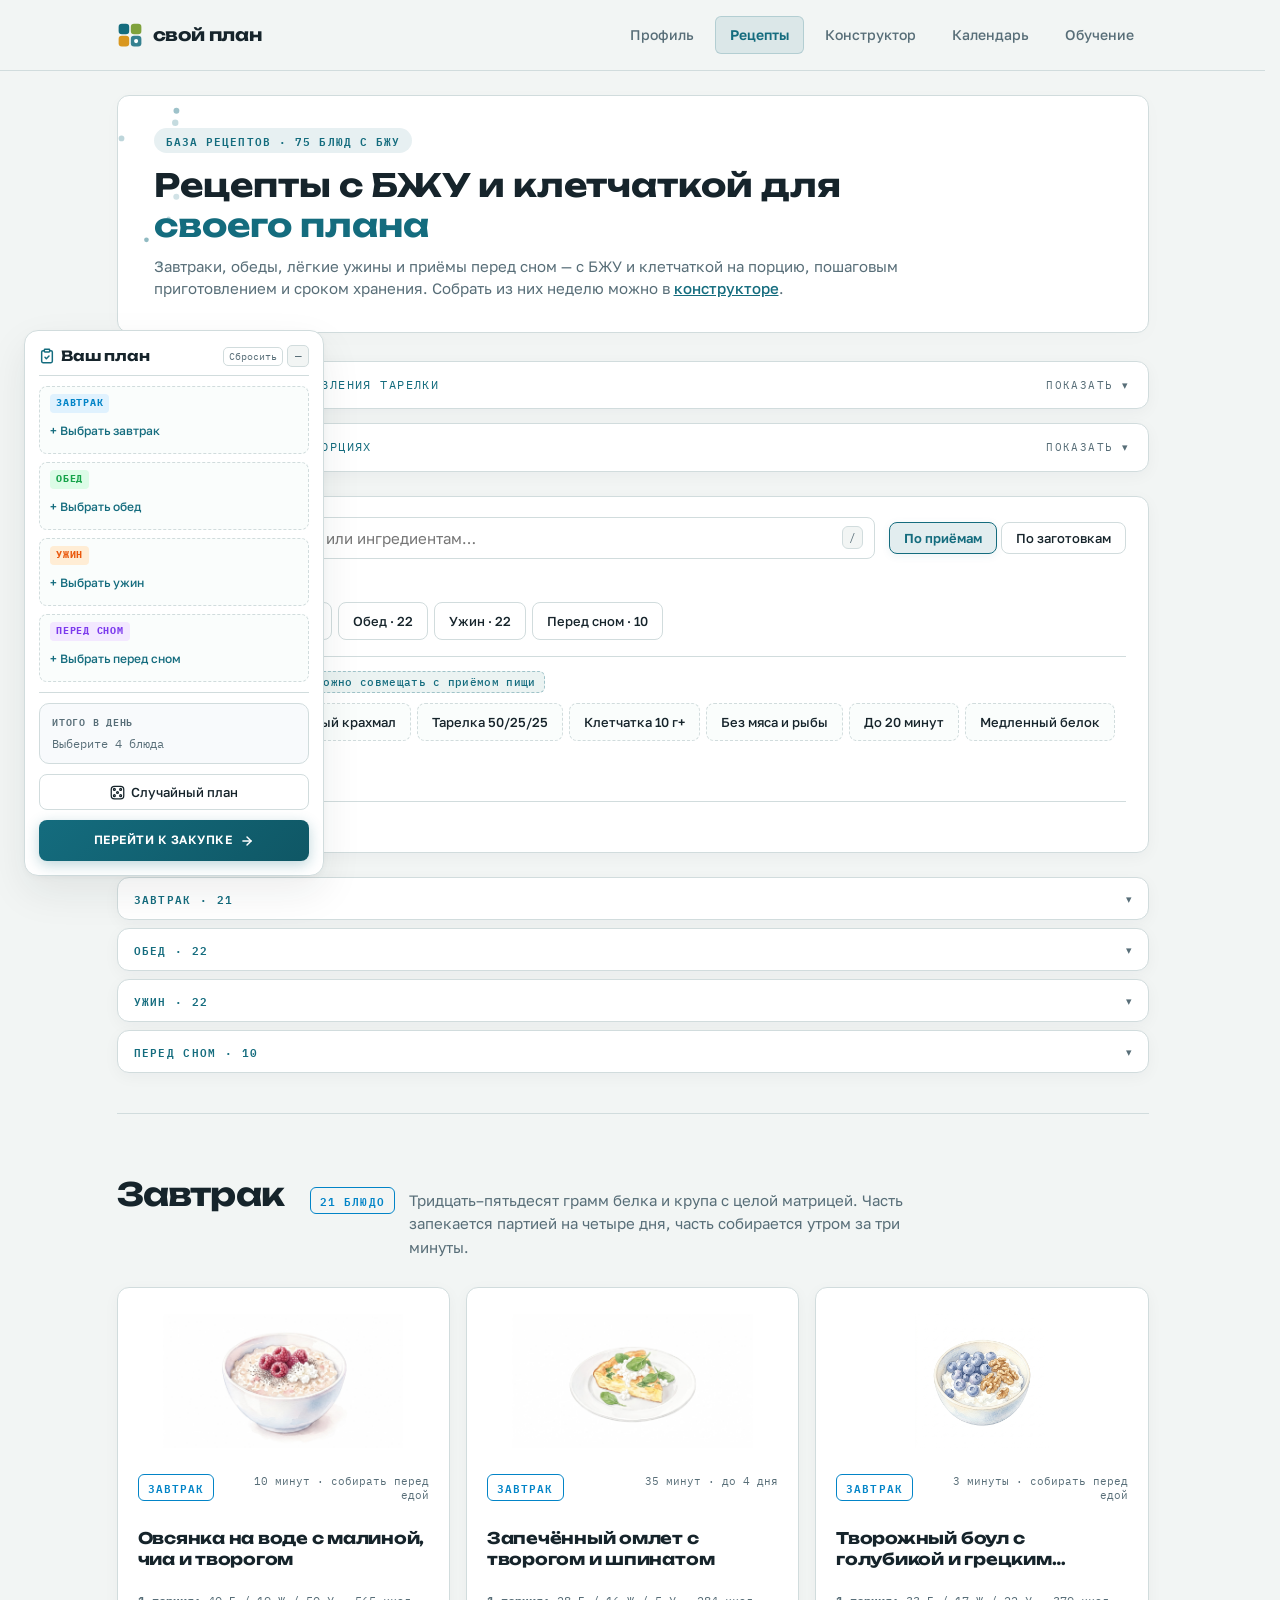
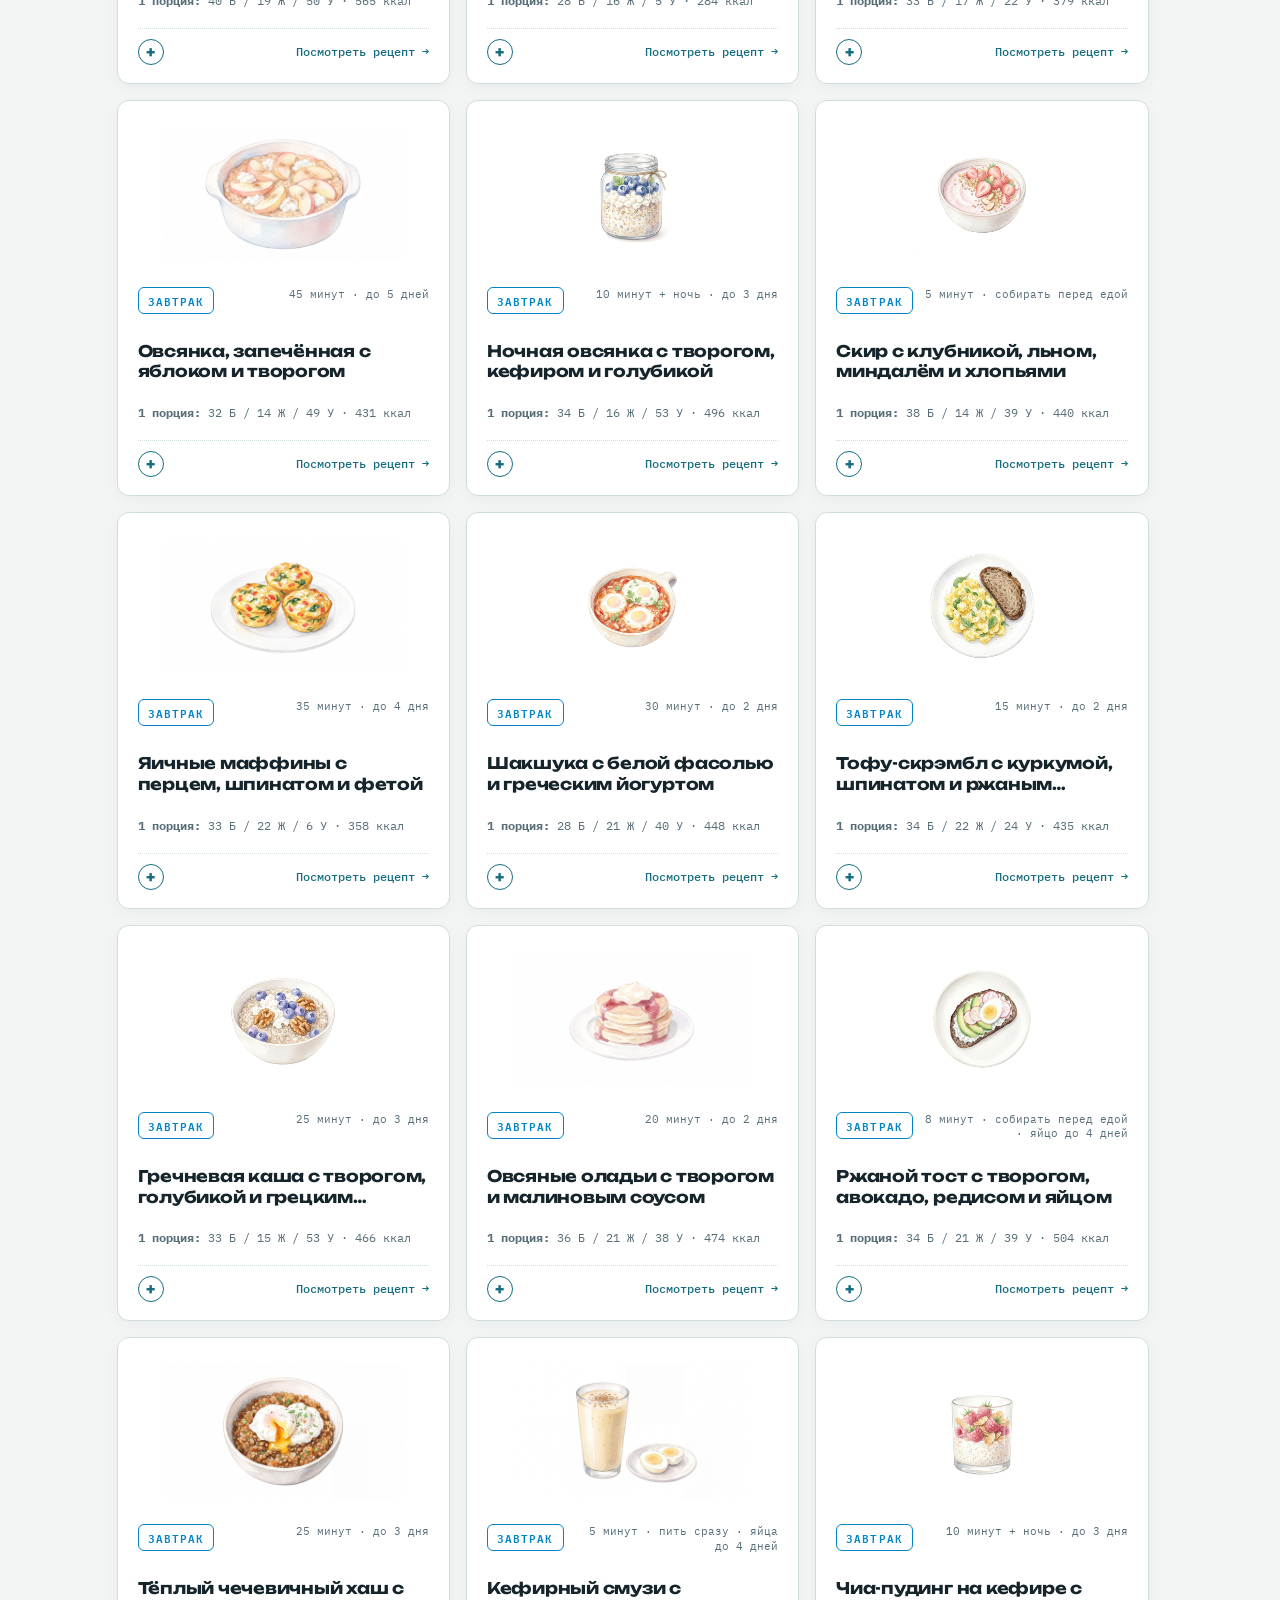
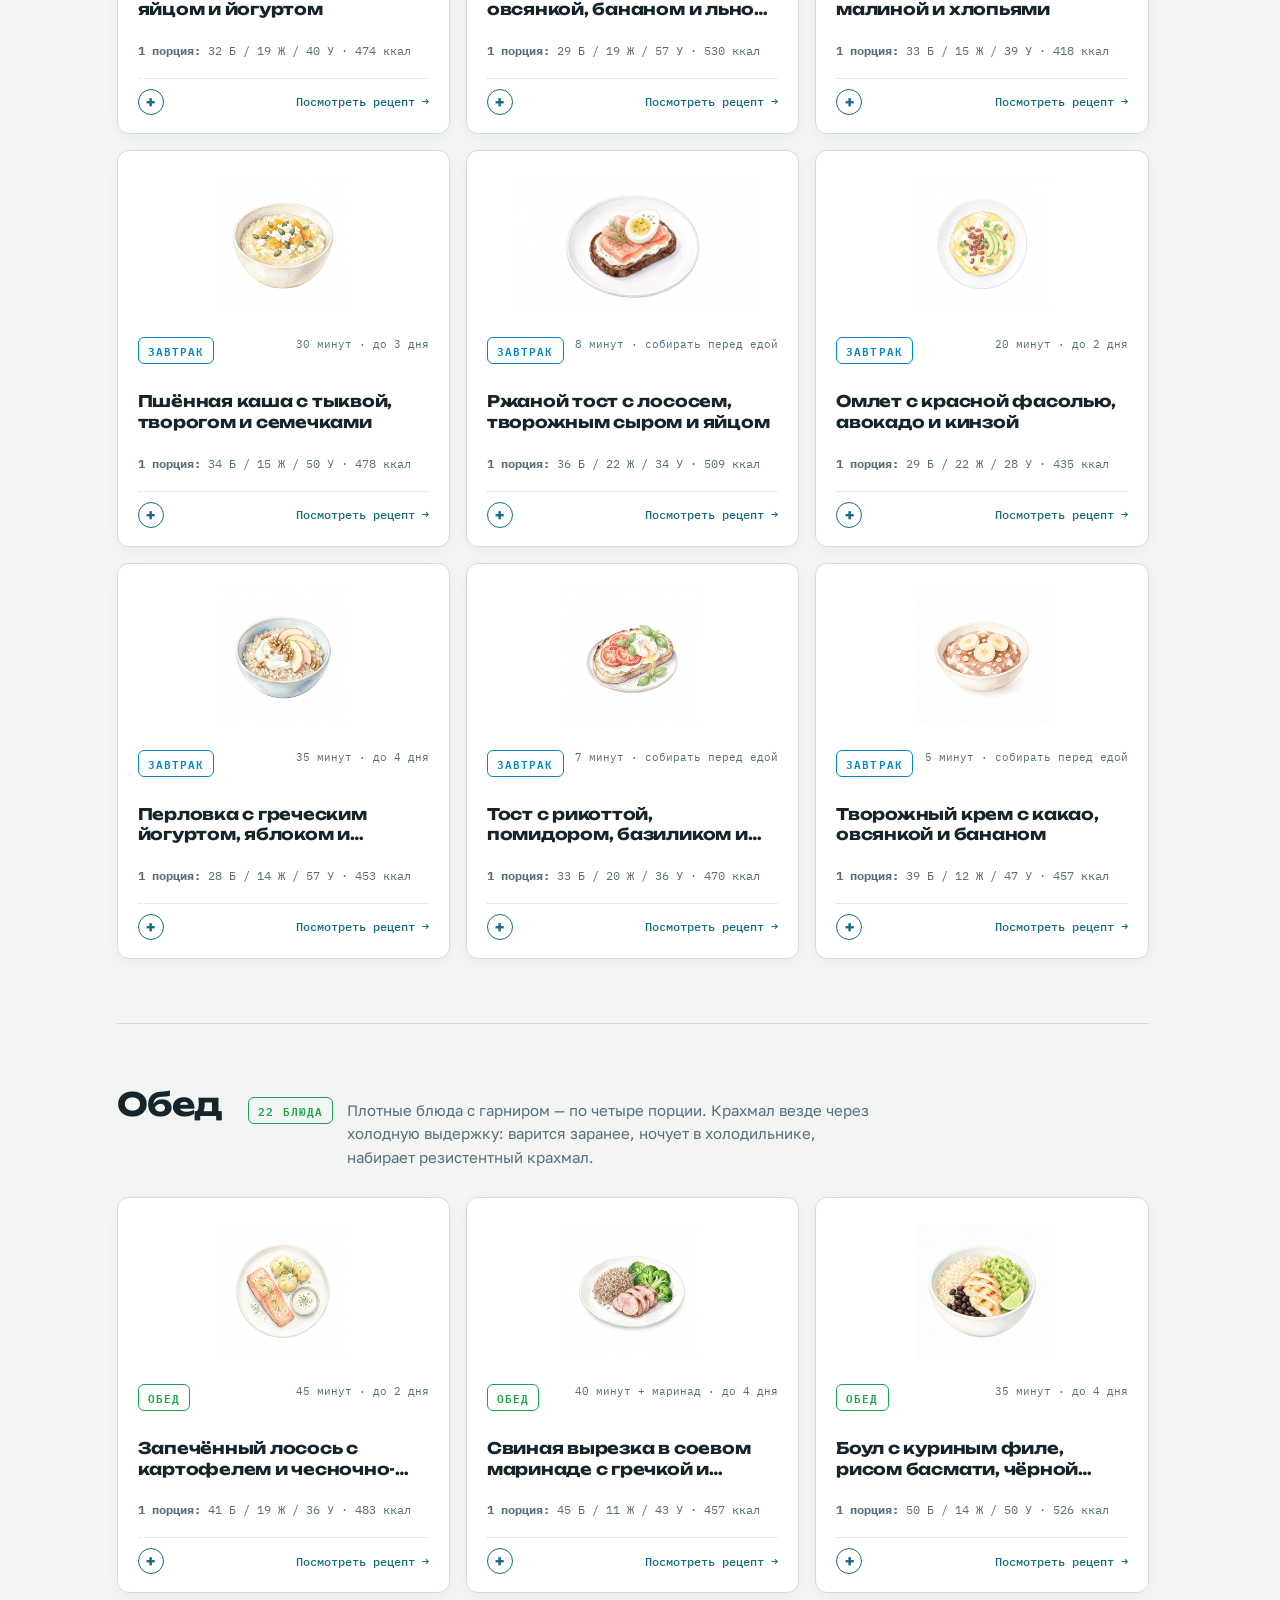
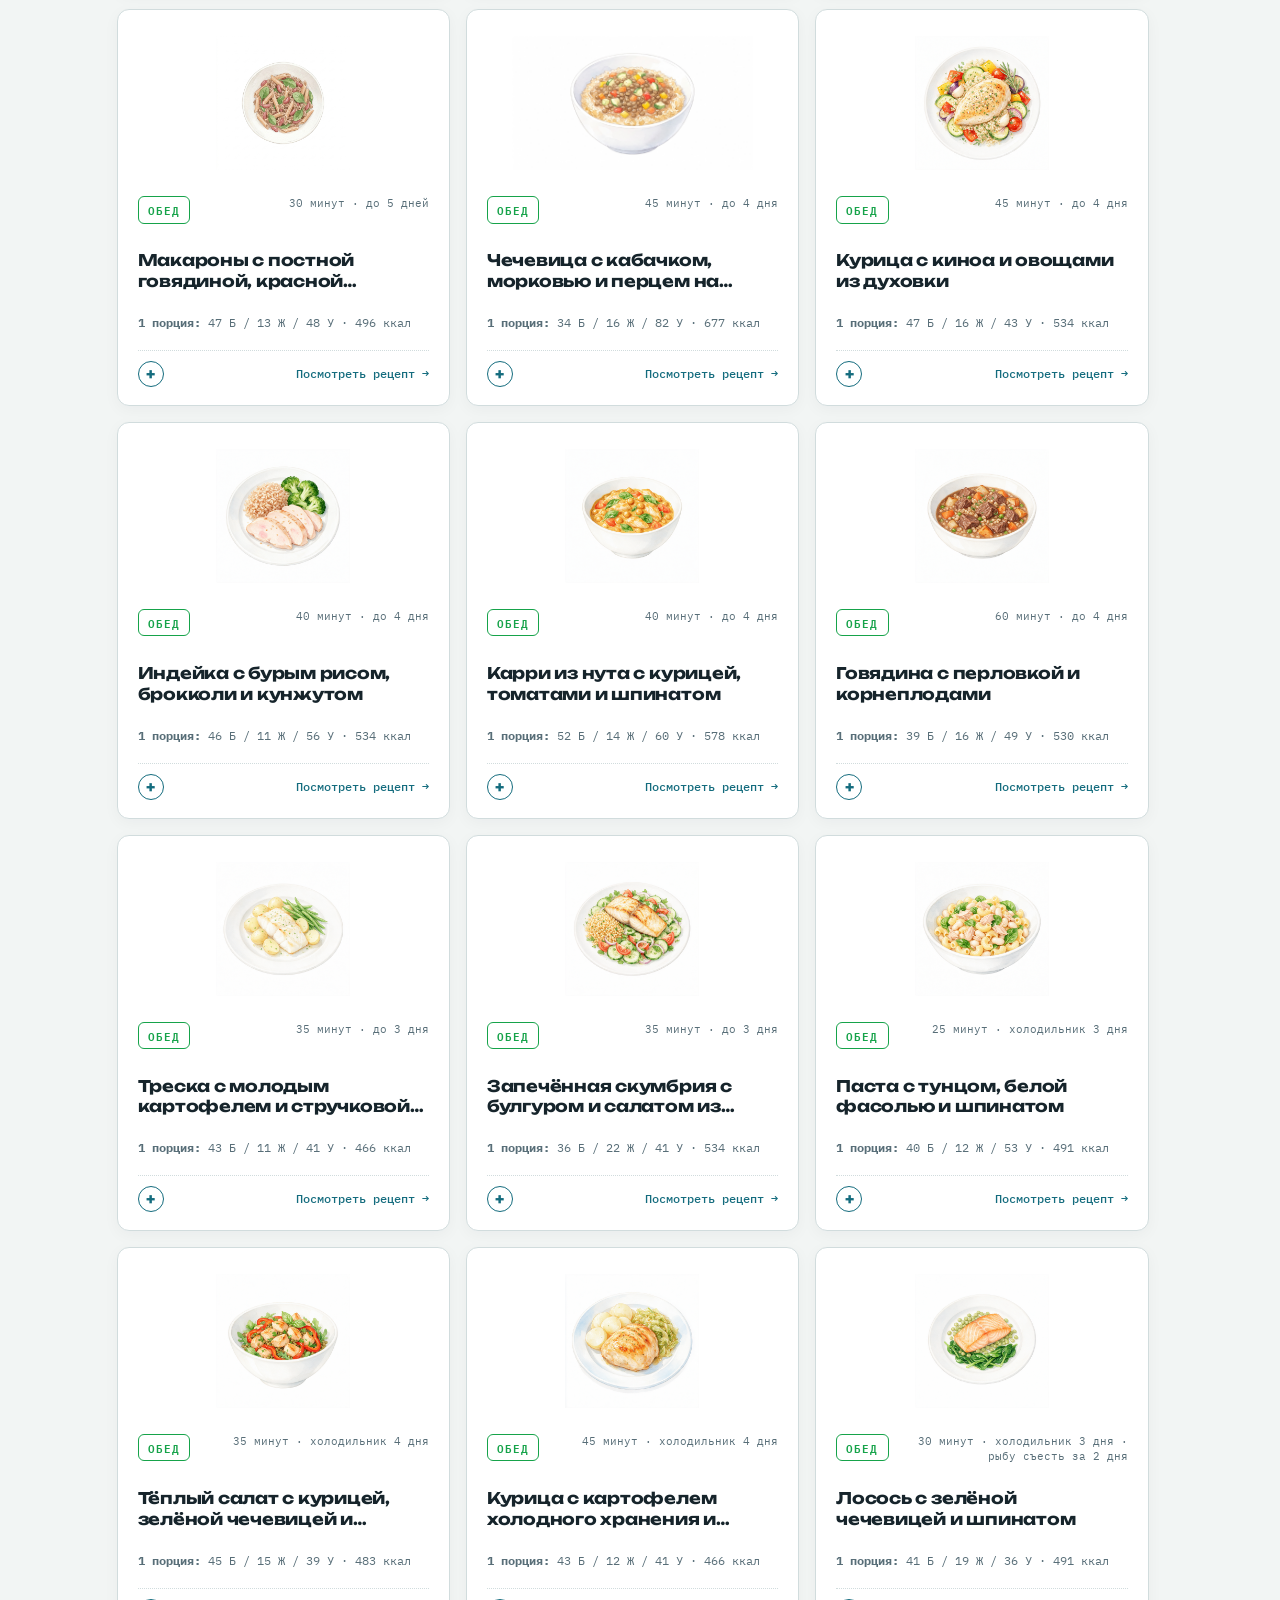
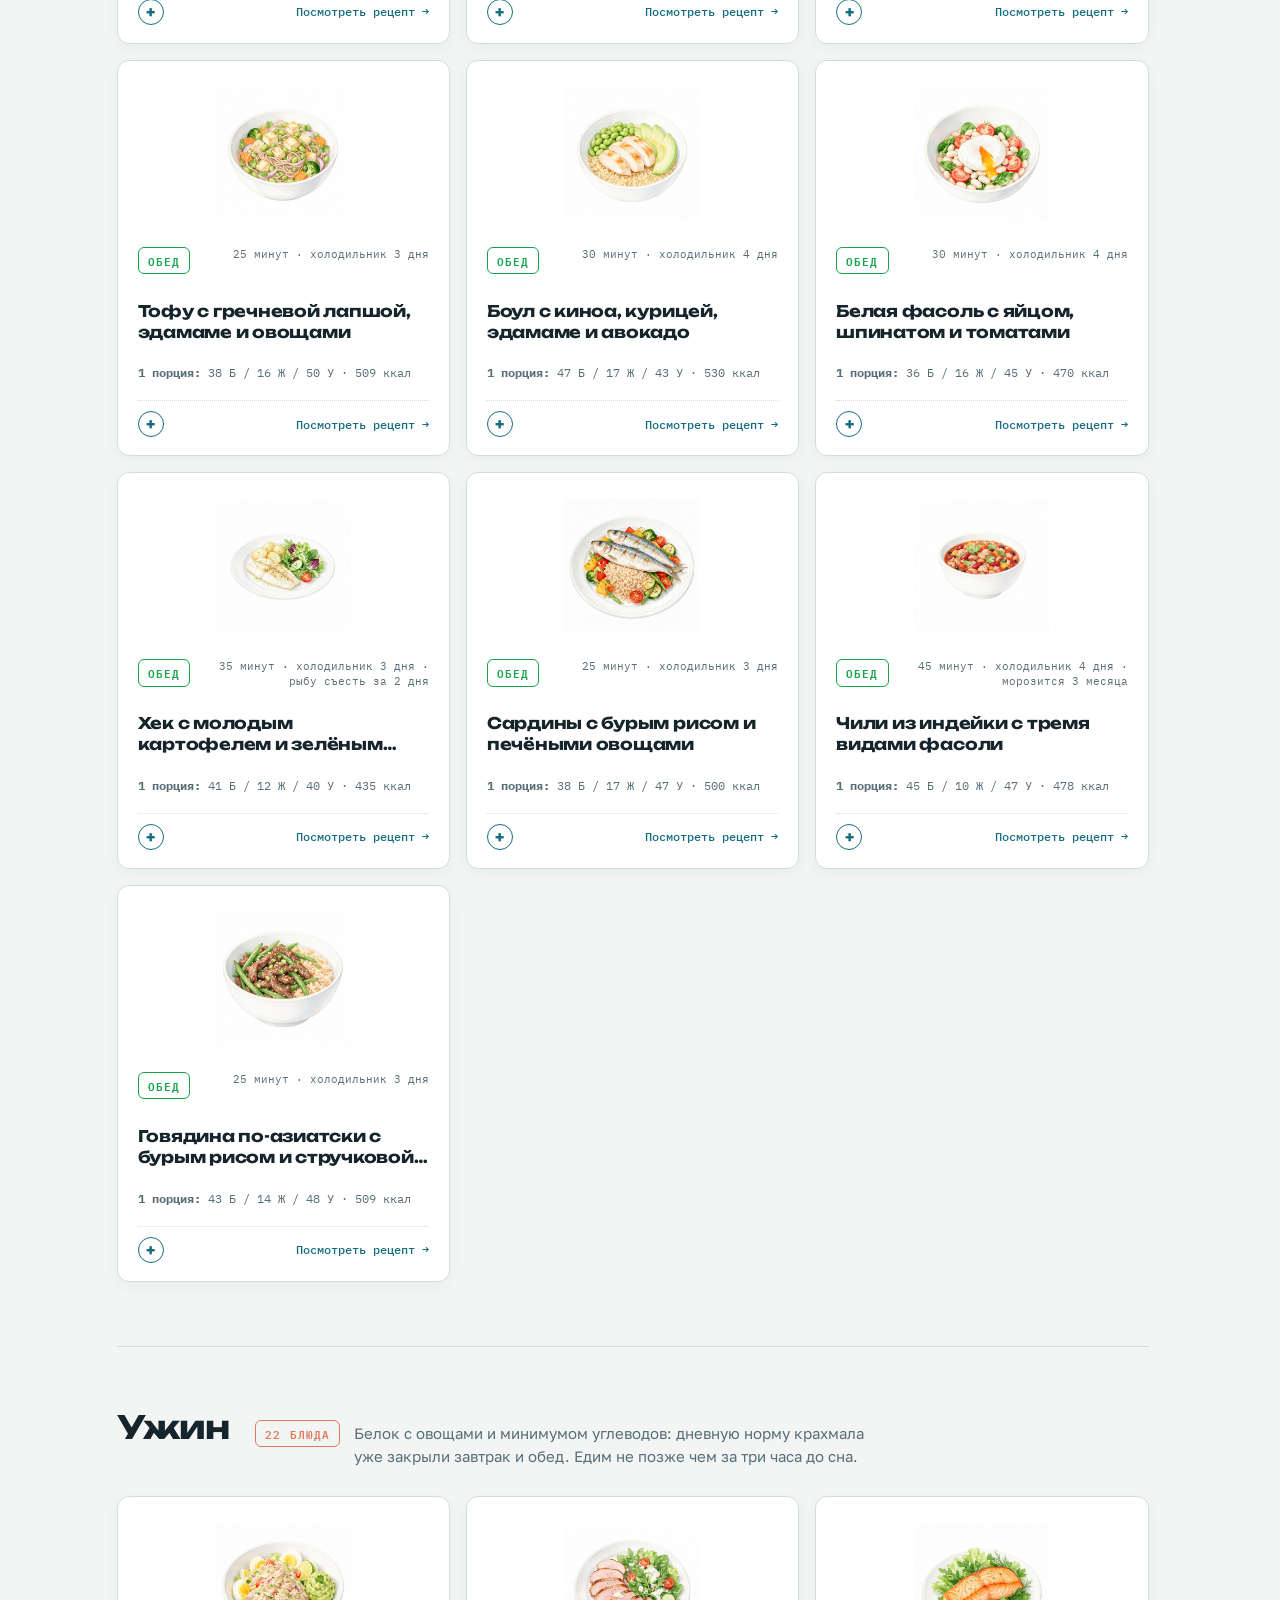
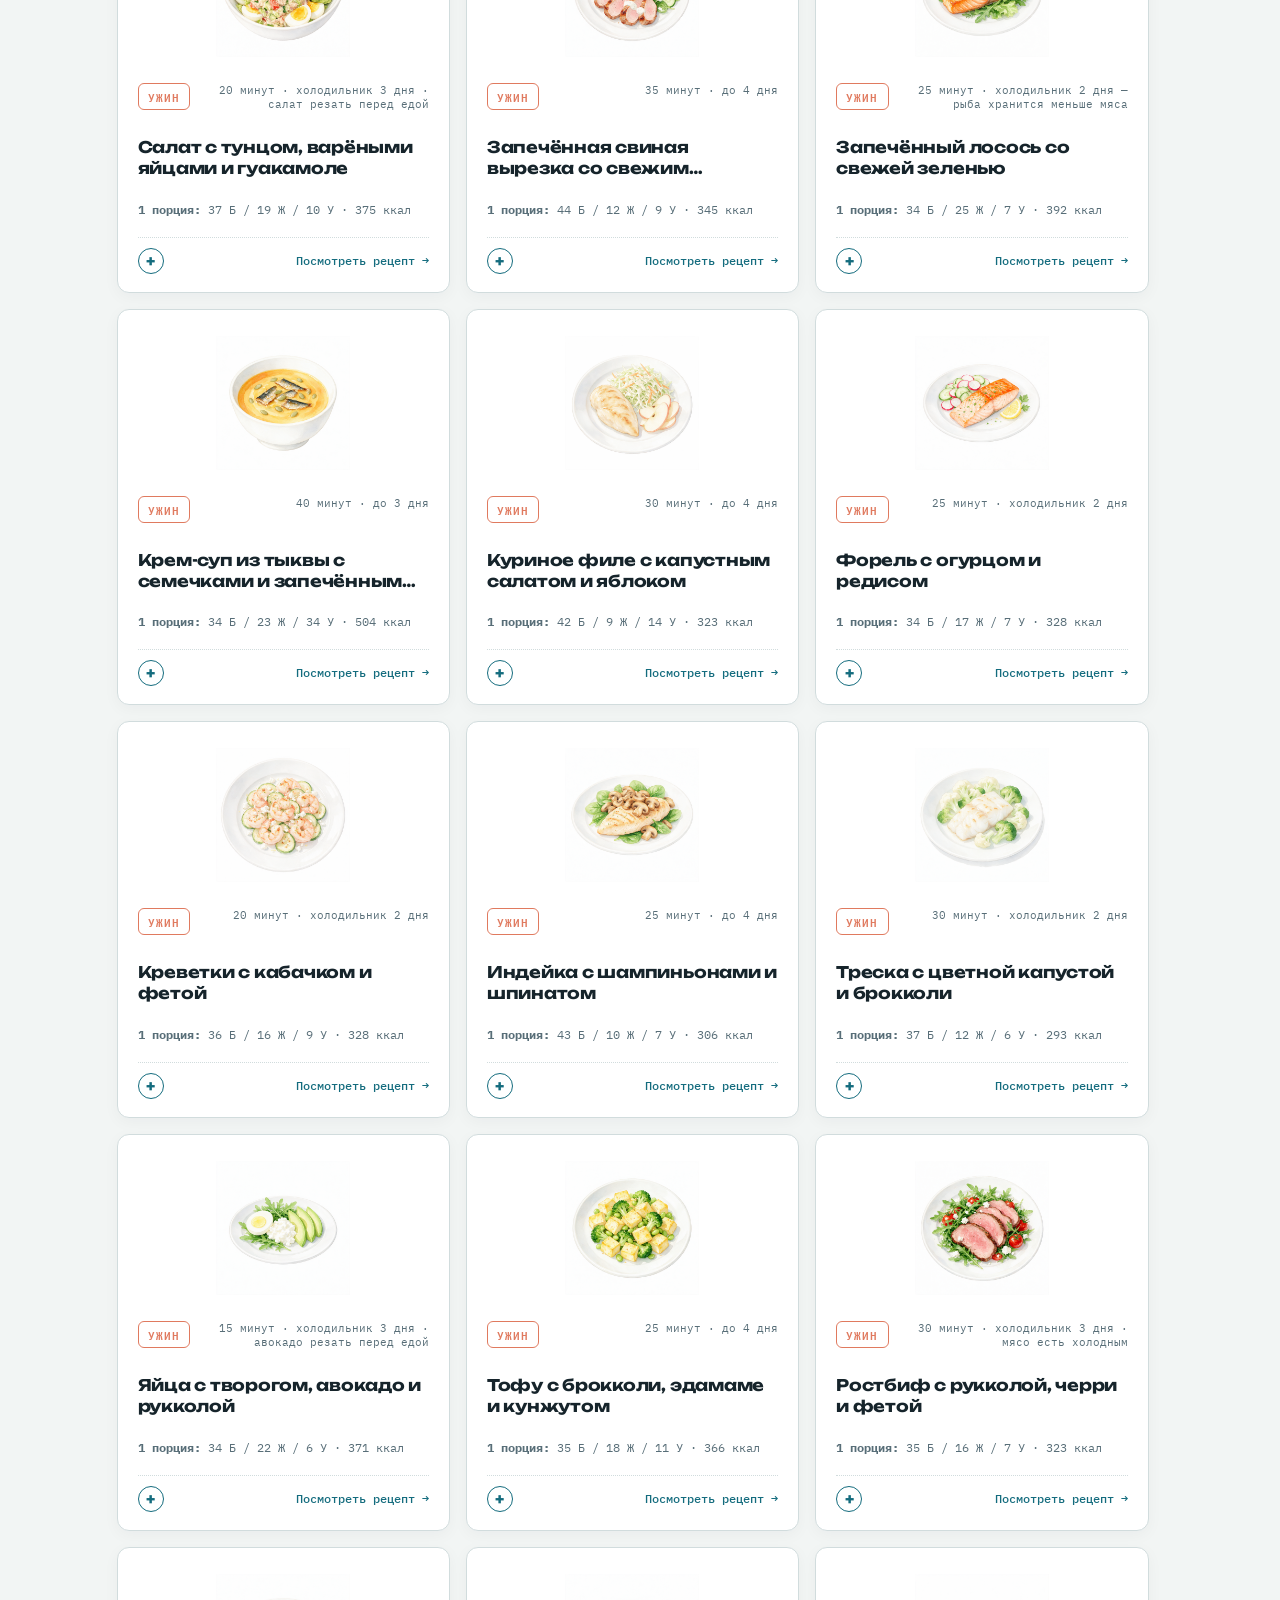
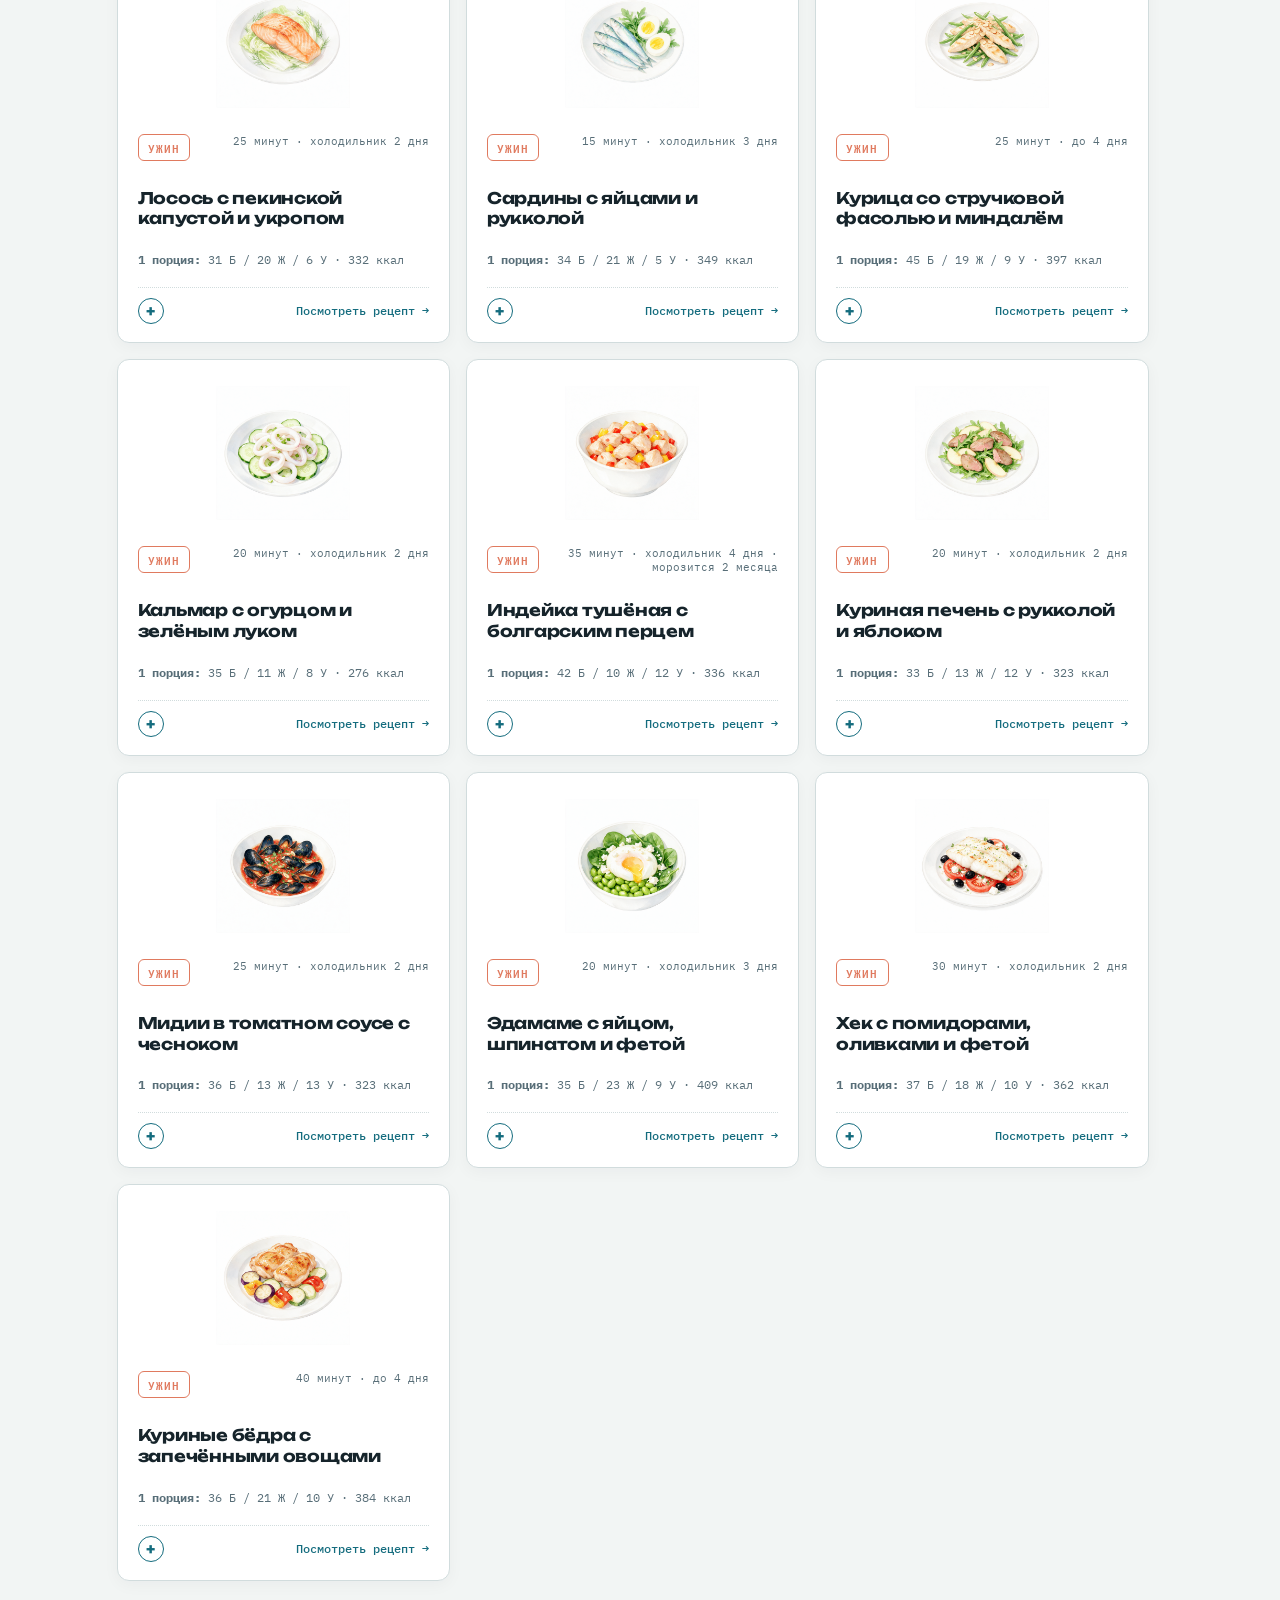
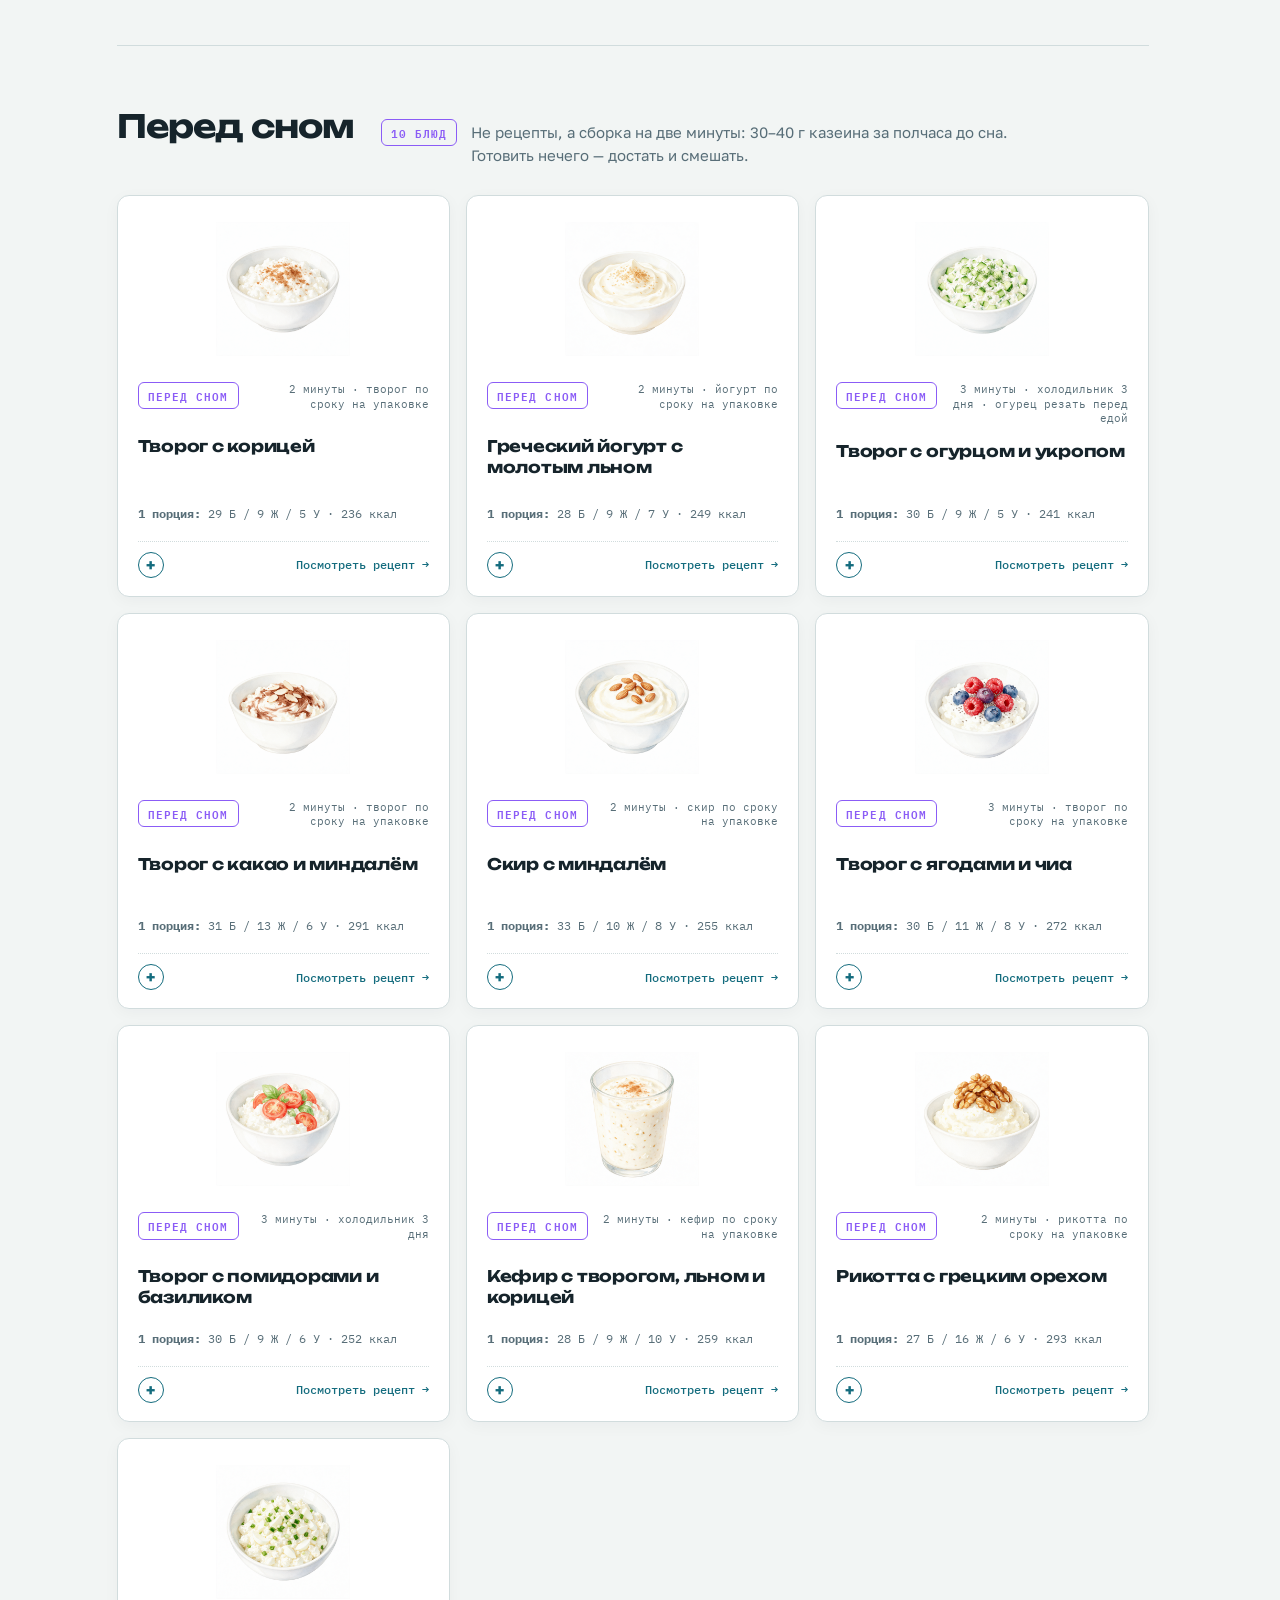
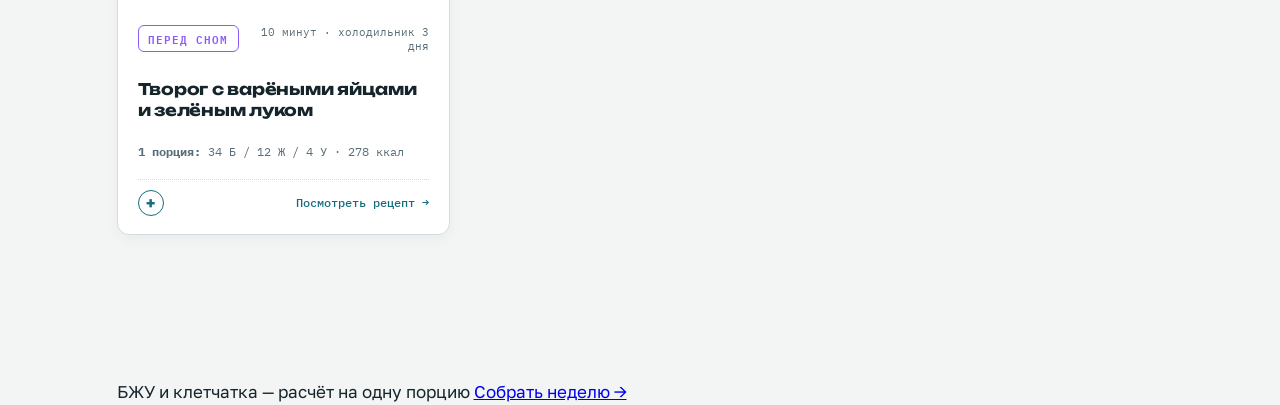
<file: index.html>
<!doctype html>
<html lang="ru">
<head>
<meta charset="utf-8">
<meta name="viewport" content="width=device-width, initial-scale=1, viewport-fit=cover">
<title>Рецепты — завтраки, обеды, ужины и приёмы перед сном</title>
<meta name="description" content="База рецептов с разметкой по приёмам пищи: завтраки, обеды, лёгкие ужины и казеиновые приёмы перед сном. Сбалансированный состав по БЖУ и клетчатке, пошаговое приготовление, сроки хранения.">
<link rel="icon" type="image/png" sizes="256x256" href="favicon.png">
<link rel="preconnect" href="https://fonts.googleapis.com">
<link rel="icon" type="image/png" sizes="256x256" href="favicon.png">
<link rel="preconnect" href="https://fonts.gstatic.com" crossorigin>
<link href="https://fonts.googleapis.com/css2?family=Unbounded:wght@500;700&family=Golos+Text:wght@400;500;600&family=IBM+Plex+Mono:wght@400;500&display=swap" rel="stylesheet">
<link rel="stylesheet" href="style.css">
<style>
/* ---- базовый чип ---- */
.chip {
  font-family: var(--body);
  font-size: 13px;
  font-weight: 500;
  padding: 0 14px;
  height: 38px;
  border-radius: 8px;
  border: 1px solid var(--line);
  background: #FFFFFF;
  color: var(--steel);
  cursor: pointer;
  transition: all .18s cubic-bezier(0.16, 1, 0.3, 1);
  white-space: nowrap;
}
.chip:hover {
  border-color: var(--brine);
  color: var(--brine);
  transform: translateY(-1px);
}
.chip[aria-pressed="true"] {
  background: rgba(20, 108, 126, 0.12);
  border-color: var(--brine);
  color: var(--brine);
  font-weight: 600;
  box-shadow: 0 2px 8px rgba(20, 108, 126, 0.08);
}

/* ---- изящный и структурированный блок фильтра ---- */
.filter-box{
  margin-top:24px;
  border:1px solid var(--line);
  border-radius:12px;
  background:#FFFFFF;
  padding:20px 22px;
  display:flex;
  flex-direction:column;
  gap:16px;
  box-shadow: 0 4px 16px rgba(22, 36, 43, 0.04);
}

.filter-top-row{
  display:flex;
  align-items:center;
  justify-content:space-between;
  gap:14px;
  flex-wrap:wrap;
}

.filter-top-row .search-wrap{
  flex:1;
  min-width:240px;
  margin-bottom:0;
}

.filter-section{
  display:flex;
  flex-direction:column;
  gap:10px;
  padding-top:14px;
  border-top:1px solid var(--line);
}

.filter-section-head{
  display:flex;
  align-items:center;
  gap:10px;
  flex-wrap:wrap;
}

.filter-label{
  font-family:var(--mono);
  font-size:11px;
  letter-spacing:0.08em;
  text-transform:uppercase;
  color:var(--slate);
  font-weight:600;
}

.filter-combine-badge {
  font-family: var(--mono);
  font-size: 10.5px;
  letter-spacing: 0.03em;
  color: var(--brine);
  background: var(--ing-bg);
  border: 1px dashed rgba(20, 108, 126, 0.35);
  border-radius: 6px;
  padding: 2px 8px;
  font-weight: 500;
  display: inline-flex;
  align-items: center;
}

.filter-pills{
  display:flex;
  gap:6px;
  flex-wrap:wrap;
  align-items:center;
}

/* Стилизация тегов-свойств: пунктирный контур показывает, что тег добирается в комбинацию */
#f-tag .chip {
  border-style: dashed;
  background: #FAFDFC;
}
#f-tag .chip:hover {
  border-style: solid;
  border-color: var(--brine);
}
#f-tag .chip[aria-pressed="true"] {
  border-style: solid;
  border-width: 1.5px;
  border-color: var(--brine);
  background: rgba(20, 108, 126, 0.12);
  color: var(--brine);
  font-weight: 600;
  box-shadow: 0 2px 8px rgba(20, 108, 126, 0.08);
}

/* кнопки вида каталога (мелкие, справа сверху) */
.view-toggle{
  display:flex;
  gap:4px;
  flex-shrink:0;
}
.view-btn {
  font-family: var(--body);
  font-size: 13px;
  font-weight: 500;
  padding: 7px 14px;
  border-radius: 8px;
  border: 1px solid var(--line);
  background: #FFFFFF;
  color: var(--steel);
  cursor: pointer;
  transition: all .18s ease;
  white-space: nowrap;
}
.view-btn:hover {
  border-color: var(--brine);
  color: var(--brine);
  transform: translateY(-1px);
}
.view-btn[aria-pressed="true"] {
  background: rgba(20, 108, 126, 0.12);
  border-color: var(--brine);
  color: var(--brine);
  font-weight: 600;
  box-shadow: 0 2px 8px rgba(20, 108, 126, 0.08);
}

/* строка счётчика */
.count-row{
  display:flex;
  justify-content:space-between;
  align-items:center;
  gap:8px;
  padding-top:12px;
  border-top:1px solid var(--line);
}
.count{font-family:var(--mono); font-size:11.5px; color:var(--slate); margin:0}
.btn-reset{
  font-family:var(--body);
  font-size:12.5px;
  color:#DC2626;
  background:none;
  border:none;
  cursor:pointer;
  font-weight:500;
  padding:4px 8px;
  border-radius:6px;
  transition:background .15s ease;
}
.btn-reset:hover{background:#FEF2F2}

/* ---- навигационные аккордеоны ---- */
.jump{display:flex; flex-direction:column; gap:8px; margin-top:24px}
.jump-col{border:1px solid var(--line); border-radius:12px; background:#FFFFFF; box-shadow:0 4px 16px rgba(22, 36, 43, 0.04); overflow:hidden}
.jump-summary{padding:12px 16px; cursor:pointer; user-select:none;
  display:flex; justify-content:space-between; align-items:center; list-style:none; transition:.12s}
.jump-summary::-webkit-details-marker{display:none}
.jump-summary:hover{background:var(--ing-bg)}
.jump-summary h2{font-family:var(--mono); font-size:11px; letter-spacing:.12em;
  text-transform:uppercase; color:var(--brine); font-weight:600; margin:0}
.jump-arrow{font-size:11px; color:var(--slate); transition:transform .2s ease}
.jump-col[open] .jump-arrow{transform:rotate(180deg)}
.jump-col[open] .jump-summary{border-bottom:1px solid var(--line); background:var(--ing-bg)}
.jump-links{padding:12px 18px 16px; display:grid; grid-template-columns:repeat(auto-fill,minmax(240px,1fr)); gap:6px 24px}
.jump-links a{display:flex; justify-content:space-between; align-items:baseline; gap:10px;
  padding:6px 0; color:var(--steel); text-decoration:none; font-size:13.5px;
  border-bottom:1px dotted var(--line); transition:.12s}
.jump-links a:hover{color:var(--brine)}
.jump-links a em{font-style:normal; font-family:var(--mono); font-size:11px; color:var(--slate); white-space:nowrap}

/* ---- группы рецептов ---- */
.group{padding:56px 0 0; border-top:1px solid var(--line); margin-top:40px}
.group-h{display:flex; align-items:baseline; gap:14px; flex-wrap:wrap; margin-bottom:28px}
.group-h h2{font-family:var(--disp); font-size:clamp(22px,3.2vw,32px); letter-spacing:-.025em}
.group-h p{margin:0; font-size:15px; color:var(--slate); flex:1 1 260px}
.rec[hidden]{display:none}
.tags{display:flex; gap:6px; flex-wrap:wrap; margin-top:14px}
.tag{font-family:var(--mono); font-size:11px; padding:3px 8px; border-radius:6px;
  background:var(--ing-bg); color:var(--slate); white-space:nowrap;
  border:1px solid var(--line)}
.rules{display:grid; gap:0; margin-top:30px; border:1px solid var(--line);
  border-radius:12px; background:#FFFFFF; box-shadow:0 4px 16px rgba(22, 36, 43, 0.04); overflow:hidden}
@media(min-width:760px){.rules{grid-template-columns:repeat(2,1fr)}}
.rule{padding:18px 22px; border-bottom:1px solid var(--line)}
@media(min-width:760px){.rule:nth-child(odd){border-right:1px solid var(--line)}}
.rule h3{font-family:var(--mono); font-weight:500; font-size:11px; letter-spacing:.12em;
  text-transform:uppercase; color:var(--brine); margin-bottom:7px}
.rule p{margin:0; font-size:14.5px; color:var(--slate)}
.empty{padding:26px; text-align:center; color:var(--slate); font-size:15px;
  border:1px dashed var(--line); border-radius:12px; background:#FFFFFF; box-shadow:0 4px 16px rgba(22, 36, 43, 0.04)}
</style>
</head>
<body>
<header class="top">
  <div class="wrap">
    <a class="mark" href="index.html" aria-label="свой план">
      <svg class="mark-icon" width="26" height="26" viewBox="0 0 32 32" fill="none" xmlns="http://www.w3.org/2000/svg">
        <rect x="2" y="2" width="13" height="13" rx="4" fill="#146C7E"/>
        <rect x="17" y="2" width="13" height="13" rx="4" fill="#7FA23C"/>
        <rect x="2" y="17" width="13" height="13" rx="4" fill="#D9971F"/>
        <rect x="17" y="17" width="13" height="13" rx="4" fill="#146C7E" fill-opacity="0.85"/>
        <circle cx="23.5" cy="23.5" r="2.5" fill="#FFFFFF"/>
      </svg>
      <span>свой план</span>
    </a>
    <nav class="nav">
      <a href="profile.html">Профиль</a>
      <a href="index.html" aria-current="page">Рецепты</a>
      <a href="plan.html">Конструктор</a>
      <a href="calendar.html">Календарь</a>
      <a href="education.html">Обучение</a>
    </nav>
  </div>
</header>

<!-- Левое плавающее меню собираемого плана -->
<aside class="plan-sidebar" id="plan-sidebar" aria-label="Ваш собираемый рацион">
  <div class="plan-sidebar-header">
    <div class="plan-sidebar-title">
      <svg class="plan-sidebar-icon" width="16" height="16" viewBox="0 0 24 24" fill="none" stroke="currentColor" stroke-width="2.2" stroke-linecap="round" stroke-linejoin="round"><path d="M16 4h2a2 2 0 0 1 2 2v14a2 2 0 0 1-2 2H6a2 2 0 0 1-2-2V6a2 2 0 0 1 2-2h2"/><rect x="8" y="2" width="8" height="4" rx="1" ry="1"/><path d="M9 14l2 2 4-4"/></svg>
      <span>Ваш план</span>
    </div>
    <div class="plan-sidebar-actions">
      <button class="plan-sidebar-reset-btn" onclick="resetCurrentPlan()" title="Сбросить выбранные блюда">Сбросить</button>
      <button class="plan-sidebar-toggle-btn" id="plan-sidebar-toggle-btn" onclick="togglePlanSidebar()" title="Свернуть / Развернуть панель">—</button>
    </div>
  </div>
  <div class="plan-sidebar-slots" id="plan-sidebar-slots"></div>
  <div class="plan-sidebar-footer">
    <div class="plan-sidebar-summary-box" id="plan-sidebar-summary-box">
      <div class="plan-sidebar-summary-lbl">ИТОГО В ДЕНЬ</div>
      <div class="plan-sidebar-summary-val" id="plan-sidebar-summary">
        <span>Выберите 4 блюда</span>
      </div>
    </div>
    <button class="plan-sidebar-rand-btn" onclick="randomizeCurrentPlan()" title="Сгенерировать случайный сбалансированный рацион">
      <svg width="15" height="15" viewBox="0 0 24 24" fill="none" stroke="currentColor" stroke-width="2" stroke-linecap="round" stroke-linejoin="round"><rect x="2" y="2" width="20" height="20" rx="5" ry="5"/><circle cx="12" cy="12" r="1.5"/><circle cx="7" cy="7" r="1.5"/><circle cx="17" cy="17" r="1.5"/><circle cx="7" cy="17" r="1.5"/><circle cx="17" cy="7" r="1.5"/></svg>
      <span>Случайный план</span>
    </button>
    <a href="plan.html" class="plan-sidebar-go-btn">
      <span>ПЕРЕЙТИ К ЗАКУПКЕ</span>
      <svg width="14" height="14" viewBox="0 0 24 24" fill="none" stroke="currentColor" stroke-width="2.5" stroke-linecap="round" stroke-linejoin="round"><line x1="5" y1="12" x2="19" y2="12"/><polyline points="12 5 19 12 12 19"/></svg>
    </a>
  </div>
</aside>

<main class="wrap" style="padding-bottom: 80px;">
  <section class="hero-box" id="hero-box">
    <div class="hero-eyebrow" id="hero-eyebrow">КАТАЛОГ СБАЛАНСИРОВАННЫХ БЛЮД</div>
    <h1>Рецепты с БЖУ и клетчаткой для <em>своего плана</em></h1>
    <p class="lede">Завтраки, обеды, лёгкие ужины и приёмы перед сном — с БЖУ и клетчаткой на порцию, пошаговым приготовлением и сроком хранения. Собрать из них неделю можно в <a href="plan.html" style="color:var(--brine); font-weight:500;">конструкторе</a>.</p>
  </section>

  <details class="rules-spoiler" id="rules-details">
    <summary class="rules-summary">
      <span>6 научных правил составления тарелки</span>
      <span class="summary-tag"><span class="summary-tag-text"></span></span>
    </summary>
    <div class="rules" id="rules"></div>
  </details>

  <details class="rules-spoiler proof-spoiler" id="proof-details">
    <summary class="rules-summary">
      <span>Доли калорий и БЖУ в порциях</span>
      <span class="summary-tag"><span class="summary-tag-text"></span></span>
    </summary>
    <div class="proof">
      <div class="proof-h">
        <h2>Баланс макронутриентов</h2>
        <div class="key">
          <span class="k-p"><i></i>Белки</span>
          <span class="k-f"><i></i>Жиры</span>
          <span class="k-c"><i></i>Углеводы</span>
        </div>
      </div>
      <div class="bars" id="bars"></div>
    </div>
  </details>

  <div class="filter-box" style="margin-top:24px;">
    <!-- Верхняя строка: поиск по рецептам и выбор вида каталога -->
    <div class="filter-top-row">
      <div class="search-wrap">
        <input type="search" id="f-search" class="search-input" placeholder="Поиск по названию или ингредиентам…" aria-label="Поиск по блюдам">
        <kbd class="search-kbd">/</kbd>
      </div>
      <div class="view-toggle">
        <button class="view-btn" id="btn-mode-meal" aria-pressed="true" onclick="setGroupMode('meal')" title="По приёмам пищи">По приёмам</button>
        <button class="view-btn" id="btn-mode-matrix" aria-pressed="false" onclick="setGroupMode('matrix')" title="По базам и типам заготовок">По заготовкам</button>
      </div>
    </div>

    <!-- Секция 1: Приём пищи -->
    <div class="filter-section" style="border-top:none; padding-top:0;">
      <div class="filter-section-head">
        <span class="filter-label">Приём пищи:</span>
      </div>
      <div class="filter-pills" id="f-meal"></div>
    </div>

    <!-- Секция 2: Дополнительный фильтр по свойствам с пометкой о совмещении -->
    <div class="filter-section">
      <div class="filter-section-head">
        <span class="filter-label">Фильтр по свойствам:</span>
        <span class="filter-combine-badge">можно совмещать с приёмом пищи</span>
      </div>
      <div class="filter-pills" id="f-tag"></div>
    </div>

    <!-- Нижняя строка: счётчик результатов и сброс -->
    <div class="count-row">
      <p class="count" id="count"></p>
      <button class="btn-reset" id="btn-reset" hidden onclick="resetAllFilters()">Сбросить ✕</button>
    </div>
  </div>

  <div class="jump" id="jump"></div>

<div id="groups"></div>

<div id="empty-state" class="empty-card wrap" hidden>
  <h3>Блюд по выбранным критериям не найдено</h3>
  <p>Попробуйте изменить поисковый запрос или сбросить активные фильтры.</p>
  <button class="btn btn-solid" onclick="resetAllFilters()">Сбросить все фильтры</button>
</div>

<!-- Боковая шторка просмотра рецепта -->
<div class="drawer-backdrop" id="drawer-backdrop">
  <div class="drawer" id="drawer">
    <div class="drawer-header">
      <button class="drawer-close" id="drawer-close-btn" aria-label="Закрыть">✕</button>
      <div id="drawer-head-content"></div>
    </div>
    <div class="drawer-body" id="drawer-body-content"></div>
  </div>
</div>
</main>








<footer class="foot wrap">
  <span>БЖУ и клетчатка — расчёт на одну порцию</span>
  <span><a href="plan.html">Собрать неделю →</a></span>
</footer>

<script src="data.js"></script>
<script src="dishes-b.js"></script>
<script src="dishes-l.js"></script>
<script src="dishes-d.js"></script>
<script src="dishes-n.js"></script>
<script src="app.js"></script>
<script src="profile.js"></script>
<script src="drawer.js"></script>
<script>
function renderRules() {
  var rulesEl = document.getElementById('rules');
  if (!rulesEl) return;
  var pMinMax = (typeof PROFILE !== 'undefined' && PROFILE.p) ? (PROFILE.p.min + '–' + PROFILE.p.max) : '160–200';

  var RULES = [
    ['Порядок внутри тарелки',
     'Сначала овощи и зелень, потом белок и жир, углеводы последними. В исследовании Shukla ' +
     'и коллег (2015) такой порядок снижал пик глюкозы примерно на 29–37 % по сравнению ' +
     'с тем же обедом, съеденным в обратном порядке.'],
    ['Крахмал через холод',
     'Картофель, рис, гречку и макароны варят заранее и держат в холодильнике сутки и дольше: ' +
     'часть крахмала ретроградирует в резистентный (RS3), который расщепляется только в толстой кишке.'],
    ['Тридцать видов растений',
     'American Gut Project зафиксировал: у тех, кто съедает за неделю 30+ разных видов растений, ' +
     'микробиота существенно разнообразнее, чем у тех, кто ест 10 видов или меньше.'],
    ['Жирная рыба два–три раза в неделю',
     'Лосось, скумбрия, сардины, форель. Помечены знаком «омега-3»: в плане их видно ' +
     'по счётчику, чтобы не пропустить неделю.'],
    ['Белок дозами по 20–40 г',
     'Четыре приёма вместо трёх: организм не умеет впрок запасать аминокислоты, ' +
     'поэтому ' + pMinMax + ' г в день разносятся по дню, а не съедаются за раз.'],
    ['Казеин перед сном',
     '30–40 г творога или скира за полчаса до сна: казеин переваривается 6–7 часов ' +
     'и держит аминокислоты в крови всю ночь. Углеводов в этом приёме почти нет.']
  ];
  rulesEl.innerHTML = RULES.map(function (r) {
    return '<div class="rule"><h3>' + esc(r[0]) + '</h3><p>' + esc(r[1]) + '</p></div>';
  }).join('');
}

function renderBars() {
  var barsEl = document.getElementById('bars');
  if (!barsEl) return;
  var pick = ['oat-raspberry', 'salmon-potato', 'pumpkin-sardines', 'tvorog-cinnamon'];
  var MEAL_TITLES = { b: 'Завтрак', l: 'Обед', d: 'Ужин', n: 'Перекус' };
  barsEl.innerHTML = pick.filter(function (id) { return BY_ID[id]; })
    .map(function (id) {
    var d = BY_ID[id], m = d.mac;
    var cp = m.p * 4, cf = m.f * 9, cc = m.c * 4, tot = cp + cf + cc;
    function pct(x) { return Math.round(x / tot * 100); }
    var mTitle = MEAL_TITLES[d.meal] || '';
    return '<div class="bar-row">' +
      '<div class="bar-lbl"><span class="badge ' + d.meal + '">' + mTitle + '</span></div>' +
      '<div class="bar" role="img" aria-label="' + mTitle + ': ' + m.p + ' г белка, ' +
        m.f + ' г жиров, ' + m.c + ' г углеводов">' +
        '<div class="seg s-p" style="flex:' + pct(cp) + '"><span>' + m.p + ' г</span></div>' +
        '<div class="seg s-f" style="flex:' + pct(cf) + '"><span>' + m.f + ' г</span></div>' +
        '<div class="seg s-c" style="flex:' + pct(cc) + '"><span>' + m.c + ' г</span></div>' +
      '</div>' +
      '<div class="bar-cal">' + m.kcal + ' ккал</div>' +
    '</div>';
  }).join('');
}

renderRules();
renderBars();

var MATRIX_BASES = [
  {
    key: 'fish',
    name: 'Заготовка из жирной рыбы (Омега-3)',
    badge: 'Рыбная база',
    intro: 'Блюда на базе запечённого лосося, форели, сардин и тунца. Одна запечённая партия рыбы на противне закрывает обеды и ужины на 3–4 дня.',
    matcher: function (d) {
      return (d.tags || []).indexOf('omega3') >= 0 || (d.ing || []).some(function (i) {
        var n = (i.n || '').toLowerCase();
        return n.indexOf('лосось') >= 0 || n.indexOf('сардин') >= 0 || n.indexOf('форель') >= 0 || n.indexOf('тунец') >= 0 || n.indexOf('треск') >= 0 || n.indexOf('кревет') >= 0;
      });
    }
  },
  {
    key: 'poultry',
    name: 'Птица и белковая заготовка',
    badge: 'Птица & Мясо',
    intro: 'Блюда на основе запечённого филе курицы, индейки или постной говядины. Готовятся на противне за один раз на 4–5 порций.',
    matcher: function (d) {
      return (d.ing || []).some(function (i) {
        var n = (i.n || '').toLowerCase();
        return n.indexOf('куриц') >= 0 || n.indexOf('курин') >= 0 || n.indexOf('индейк') >= 0 || n.indexOf('говяд') >= 0 || n.indexOf('фарш') >= 0;
      });
    }
  },
  {
    key: 'starch',
    name: 'База резистентных круп и гарниров (RS3 крахмал)',
    badge: 'Холодные крупы',
    intro: 'Отварной рис, гречка, картофель и киноа. Заготавливаются кастрюлей в воскресенье и увеличивают долю полезного RS3 крахмала.',
    matcher: function (d) {
      return (d.tags || []).indexOf('rs3') >= 0 || (d.ing || []).some(function (i) {
        var n = (i.n || '').toLowerCase();
        return n.indexOf('картоф') >= 0 || n.indexOf('рис') >= 0 || n.indexOf('гречк') >= 0 || n.indexOf('киноа') >= 0 || n.indexOf('булгур') >= 0 || n.indexOf('макарон') >= 0 || n.indexOf('нут') >= 0 || n.indexOf('чечевиц') >= 0;
      });
    }
  },
  {
    key: 'dairy',
    name: 'Творожные и казеиновые сборки',
    badge: 'Творог & Скир',
    intro: 'Сборки без плиты за 2 минуты: творог 5 %, скир, греческий йогурт и быстрые протеиновые приёмы перед сном.',
    matcher: function (d) {
      return d.meal === 'n' || (d.ing || []).some(function (i) {
        var n = (i.n || '').toLowerCase();
        return n.indexOf('творог') >= 0 || n.indexOf('скир') >= 0 || n.indexOf('йогурт') >= 0;
      });
    }
  },
  {
    key: 'veggies',
    name: 'Овощные базы, салаты и растительные ингредиенты',
    badge: 'Овощи & Зелень',
    intro: 'Заготовки из запечённых овощей, свежей зелени, орехов и семян для обеспечения 30+ видов растений за неделю.',
    matcher: function (d) {
      return true;
    }
  }
];

function getMatrixCategory(d) {
  for (var i = 0; i < MATRIX_BASES.length; i++) {
    if (MATRIX_BASES[i].matcher(d)) return MATRIX_BASES[i];
  }
  return MATRIX_BASES[MATRIX_BASES.length - 1];
}

var currentGroupMode = 'meal';

function setGroupMode(mode) {
  if (currentGroupMode === mode) return;
  currentGroupMode = mode;
  var bMeal = document.getElementById('btn-mode-meal');
  var bMatrix = document.getElementById('btn-mode-matrix');
  if (bMeal) bMeal.setAttribute('aria-pressed', mode === 'meal' ? 'true' : 'false');
  if (bMatrix) bMatrix.setAttribute('aria-pressed', mode === 'matrix' ? 'true' : 'false');
  renderAllGroups();
  apply();
}

var USED_TAGS = Object.keys(TAGS).filter(function (t) {
  return DISHES.some(function (d) { return (d.tags || []).indexOf(t) >= 0; });
});
var fMeal = '', fTag = '', fSearch = '';

document.getElementById('f-meal').innerHTML =
  '<button class="chip" data-meal="" aria-pressed="true">Все • ' + DISHES.length + '</button>' +
  MEALS.map(function (m) {
    var count = dishesFor(m.key).length;
    return '<button class="chip" data-meal="' + m.key + '" aria-pressed="false">' +
      esc(m.name) + ' · ' + count + '</button>';
  }).join('');

document.getElementById('f-tag').innerHTML =
  USED_TAGS.map(function (t) {
    return '<button class="chip" data-tag="' + t + '" aria-pressed="false">' +
      esc(TAGS[t] || t) + '</button>';
  }).join('');

document.getElementById('f-meal').addEventListener('click', function (e) {
  var b = e.target.closest('button[data-meal]');
  if (!b) return;
  fMeal = b.dataset.meal;
  press(this, b);
  apply();
});

document.getElementById('f-tag').addEventListener('click', function (e) {
  var b = e.target.closest('button[data-tag]');
  if (!b) return;
  var newTag = b.dataset.tag;
  if (fTag === newTag) {
    // тогл: повторный клик сбрасывает
    fTag = '';
    b.setAttribute('aria-pressed', 'false');
  } else {
    fTag = newTag;
    // сбрасываем все остальные чипы
    this.querySelectorAll('button').forEach(function (x) {
      x.setAttribute('aria-pressed', x === b ? 'true' : 'false');
    });
  }
  apply();
});

var bMealBtn = document.getElementById('btn-mode-meal');
var bMatrixBtn = document.getElementById('btn-mode-matrix');

if (bMealBtn) bMealBtn.addEventListener('click', function () { setGroupMode('meal'); });
if (bMatrixBtn) bMatrixBtn.addEventListener('click', function () { setGroupMode('matrix'); });

function press(box, active) {
  box.querySelectorAll('button').forEach(function (b) {
    b.setAttribute('aria-pressed', b === active ? 'true' : 'false');
  });
}

document.getElementById('f-search').addEventListener('input', function () {
  fSearch = this.value;
  apply();
});

document.addEventListener('keydown', function (e) {
  if (e.key === '/' && document.activeElement !== document.getElementById('f-search') &&
      ['INPUT', 'TEXTAREA', 'SELECT'].indexOf((document.activeElement || {}).tagName) < 0) {
    e.preventDefault();
    document.getElementById('f-search').focus();
  }
  if (e.key === 'Escape') {
    var drawerBackdrop = document.getElementById('drawer-backdrop');
    if (drawerBackdrop && drawerBackdrop.classList.contains('active')) {
      closeRecipeDrawer();
    } else if (fMeal || fTag || fSearch || currentGroupMode !== 'meal') {
      resetAllFilters();
    }
  }
});

function resetAllFilters() {
  fMeal = ''; fTag = ''; fSearch = '';
  currentGroupMode = 'meal';
  var s = document.getElementById('f-search');
  if (s) s.value = '';
  var bMeal = document.getElementById('btn-mode-meal');
  var bMatrix = document.getElementById('btn-mode-matrix');
  if (bMeal) bMeal.setAttribute('aria-pressed', 'true');
  if (bMatrix) bMatrix.setAttribute('aria-pressed', 'false');
  // сброс meal chips
  press(document.getElementById('f-meal'), document.querySelector('#f-meal button[data-meal=""]'));
  // сброс tag chips (без кнопки "Все")
  document.querySelectorAll('#f-tag button').forEach(function(b) {
    b.setAttribute('aria-pressed', 'false');
  });
  renderAllGroups();
  apply();
}

function match(d) {
  if (fMeal && d.meal !== fMeal) return false;
  if (fTag && (d.tags || []).indexOf(fTag) < 0) return false;
  if (fSearch) {
    var q = fSearch.trim().toLowerCase();
    if (q) {
      var nameMatch = (d.name || '').toLowerCase().indexOf(q) >= 0;
      var shortMatch = (d.short || '').toLowerCase().indexOf(q) >= 0;
      var noteMatch = (d.note || '').toLowerCase().indexOf(q) >= 0;
      var ingMatch = (d.ing || []).some(function (i) { return (i.n || '').toLowerCase().indexOf(q) >= 0; });
      var tagMatch = (d.tags || []).some(function (t) { return (TAGS[t] || t).toLowerCase().indexOf(q) >= 0; });
      if (!nameMatch && !shortMatch && !noteMatch && !ingMatch && !tagMatch) return false;
    }
  }
  return true;
}

function apply() {
  var shown = 0;
  DISHES.forEach(function (d) {
    var el = document.getElementById(d.id);
    if (!el) return;
    var ok = match(d);
    el.hidden = !ok;
    if (ok) shown++;
  });

  if (currentGroupMode === 'meal') {
    MEALS.forEach(function (m) {
      var sec = document.getElementById('g-' + m.key);
      if (!sec) return;
      var any = dishesFor(m.key).some(match);
      sec.hidden = !any;
    });
  } else {
    MATRIX_BASES.forEach(function (b) {
      var sec = document.getElementById('g-' + b.key);
      if (!sec) return;
      var any = DISHES.filter(function (d) { return getMatrixCategory(d).key === b.key; }).some(match);
      sec.hidden = !any;
    });
  }

  var countParts = [shown + '\u00a0/\u00a0' + DISHES.length + ' блюд'];
  if (fMeal) {
    var mObj = MEALS.find(function(m) { return m.key === fMeal; });
    if (mObj) countParts.push(mObj.name);
  }
  if (fTag) countParts.push(TAGS[fTag] || fTag);
  if (fSearch && fSearch.trim()) countParts.push('поиск: «' + esc(fSearch.trim()) + '»');
  if (currentGroupMode === 'matrix') countParts.push('по заготовкам');
  document.getElementById('count').textContent = countParts.join(' · ');
  var hasActiveFilter = Boolean(fMeal || fTag || fSearch.trim() || currentGroupMode !== 'meal');
  var btnReset = document.getElementById('btn-reset');
  if (btnReset) btnReset.hidden = !hasActiveFilter;
  var emptyState = document.getElementById('empty-state');
  if (emptyState) emptyState.hidden = shown > 0;

  document.querySelectorAll('#jump a[data-id]').forEach(function (a) {
    a.hidden = !match(BY_ID[a.dataset.id]);
  });
  document.querySelectorAll('#jump .jump-col').forEach(function (col) {
    var groupKey = col.dataset.meal;
    var list = currentGroupMode === 'meal' ? dishesFor(groupKey) : DISHES.filter(function (d) { return getMatrixCategory(d).key === groupKey; });
    col.hidden = !list.some(match);
  });
}

function renderAllGroups() {
  if (currentGroupMode === 'meal') {
    renderMealGroups();
  } else {
    renderMatrixGroups();
  }
}

function renderMealGroups() {
  document.getElementById('jump').innerHTML = MEALS.map(function (m) {
    var list = dishesFor(m.key);
    return '<details class="jump-col" data-meal="' + m.key + '">' +
      '<summary class="jump-summary"><h2>' + esc(m.name) + ' · ' + list.length + '</h2><span class="jump-arrow">▾</span></summary>' +
      '<div class="jump-links">' +
        list.map(function (d) {
          return '<a href="#' + d.id + '" data-id="' + d.id + '">' + esc(d.short) +
            '<em>' + d.mac.p + ' Б · ' + d.mac.kcal + '</em></a>';
        }).join('') +
      '</div>' +
    '</details>';
  }).join('');

  document.getElementById('groups').innerHTML = MEALS.map(function (m) {
    var list = dishesFor(m.key);
    return '<section class="group" id="g-' + m.key + '">' +
      '<div class="group-h"><h2>' + esc(m.name) + '</h2>' +
        '<span class="badge ' + m.key + '">' + list.length + ' ' +
          plural(list.length, 'блюдо') + '</span>' +
        '<p>' + esc(intro[m.key]) + '</p></div>' +
      '<div class="recipes-grid-3col">' +
        list.map(function (d) { return recipeHTML(d, m); }).join('') +
      '</div>' +
    '</section>';
  }).join('');
}

function renderMatrixGroups() {
  var grouped = {};
  MATRIX_BASES.forEach(function (b) { grouped[b.key] = []; });
  DISHES.forEach(function (d) {
    var cat = getMatrixCategory(d);
    grouped[cat.key].push(d);
  });

  document.getElementById('jump').innerHTML = MATRIX_BASES.map(function (b) {
    var list = grouped[b.key] || [];
    return '<details class="jump-col" data-meal="' + b.key + '">' +
      '<summary class="jump-summary"><h2>' + esc(b.badge) + ' · ' + list.length + '</h2><span class="jump-arrow">▾</span></summary>' +
      '<div class="jump-links">' +
        list.map(function (d) {
          return '<a href="#' + d.id + '" data-id="' + d.id + '">' + esc(d.short) +
            '<em>' + d.mac.p + ' Б · ' + d.mac.kcal + '</em></a>';
        }).join('') +
      '</div>' +
    '</details>';
  }).join('');

  document.getElementById('groups').innerHTML = MATRIX_BASES.map(function (b) {
    var list = grouped[b.key] || [];
    return '<section class="group" id="g-' + b.key + '">' +
      '<div class="group-h"><h2>' + esc(b.name) + '</h2>' +
        '<span class="badge matrix-badge">' + list.length + ' ' +
          plural(list.length, 'заготовка') + '</span>' +
        '<p>' + esc(b.intro) + '</p></div>' +
      '<div class="recipes-grid-3col">' +
        list.map(function (d) {
          var mName = (MEALS.find(function (x) { return x.key === d.meal; }) || {}).name || '';
          return recipeHTML(d, { key: d.meal, name: mName });
        }).join('') +
      '</div>' +
    '</section>';
  }).join('');
}

var intro = {
  b: 'Тридцать–пятьдесят грамм белка и крупа с целой матрицей. Часть запекается партией на четыре дня, часть собирается утром за три минуты.',
  l: 'Плотные блюда с гарниром — по четыре порции. Крахмал везде через холодную выдержку: варится заранее, ночует в холодильнике, набирает резистентный крахмал.',
  d: 'Белок с овощами и минимумом углеводов: дневную норму крахмала уже закрыли завтрак и обед. Едим не позже чем за три часа до сна.',
  n: 'Не рецепты, а сборка на две минуты: 30–40 г казеина за полчаса до сна. Готовить нечего — достать и смешать.'
};

function recipeHTML(d, m) {
  var inPlan = isDishInPlan(d.id, d.meal);
  var keep = d.keepText ? d.keepText :
    'до ' + d.keep + ' ' + plural(d.keep, 'день');
  var imgHTML = d.img ? '<div class="rec-card-img-wrap"><img src="' + esc(d.img) + '" alt="' + esc(d.name) + '" class="rec-card-img" loading="lazy" onerror="this.parentNode.style.display=\'none\'"></div>' : '';
  var addBtnHTML = '<button class="card-add-btn' + (inPlan ? ' in-plan' : '') + '" data-add-id="' + d.id + '" title="' + (inPlan ? 'В плане' : 'Добавить в план') + '" aria-label="Добавить в план">' + (inPlan ? '✓' : '+') + '</button>';

  return '<article class="rec-card-compact" id="' + d.id + '" data-id="' + d.id + '" tabindex="0" role="button" aria-label="' + esc(d.name) + '">' +
    imgHTML +
    '<div class="rec-card-head">' +
      '<span class="badge ' + m.key + '">' + esc(m.name) + '</span>' +
      '<span class="rec-card-meta">' + esc(d.time) + ' · ' + esc(keep) + '</span>' +
    '</div>' +
    '<h3>' + esc(d.name) + '</h3>' +
    '<div class="rec-cal-wrap" style="text-align:left; display:block; width:100%; margin:6px 0 0 0; padding:0;">' +
      '<span class="rec-cal" style="text-align:left; display:block; width:100%; margin:0; padding:0;"><b>1 порция:</b> ' + d.mac.p + ' Б / ' + d.mac.f + ' Ж / ' + d.mac.c + ' У · ' + d.mac.kcal + ' ккал</span>' +
    '</div>' +
    '<div class="rec-card-btn">' +
      addBtnHTML +
      '<span>Посмотреть рецепт →</span>' +
    '</div>' +
  '</article>';
}

// Делегирование кликов по элементам быстрых списков #jump
document.getElementById('jump').addEventListener('click', function (e) {
  var a = e.target.closest('a[data-id]');
  if (!a) return;
  e.preventDefault();
  openRecipeDrawer(a.dataset.id);
});

// Делегирование кликов по карточкам рецептов
document.getElementById('groups').addEventListener('click', function (e) {
  var addBtn = e.target.closest('.card-add-btn');
  if (addBtn) {
    e.stopPropagation();
    e.preventDefault();
    var dishId = addBtn.dataset.addId;
    addDishToCurrentPlan(dishId);
    return;
  }
  var card = e.target.closest('.rec-card-compact');
  if (card && card.dataset.id) {
    openRecipeDrawer(card.dataset.id);
  }
});

// Делегирование нажатий клавиш клавиатуры (Enter / Space) по карточкам рецептов
document.getElementById('groups').addEventListener('keydown', function (e) {
  if (e.key === 'Enter' || e.key === ' ') {
    var card = e.target.closest('.rec-card-compact');
    var isAddBtn = e.target.closest('.card-add-btn');
    if (isAddBtn) return; // позволить системный клик по кнопке
    if (card && card.dataset.id) {
      e.preventDefault();
      openRecipeDrawer(card.dataset.id);
    }
  }
});

function showToast(msg, undoFn) {
  var old = document.getElementById('mp-toast');
  if (old && old.parentNode) old.parentNode.removeChild(old);

  var toast = document.createElement('div');
  toast.id = 'mp-toast';
  toast.className = 'mp-toast';
  toast.innerHTML = '<span>' + msg + '</span>' +
    (undoFn ? '<button class="mp-toast-undo">Отменить</button>' : '');

  document.body.appendChild(toast);
  setTimeout(function(){ toast.classList.add('show'); }, 10);

  if (undoFn) {
    var undoBtn = toast.querySelector('.mp-toast-undo');
    if (undoBtn) undoBtn.addEventListener('click', function(){
      undoFn();
      if (toast.parentNode) toast.parentNode.removeChild(toast);
    });
  }

  setTimeout(function(){
    toast.classList.remove('show');
    setTimeout(function(){ if (toast.parentNode) toast.parentNode.removeChild(toast); }, 300);
  }, 4000);
}

function updateAllCardAddButtons() {
  var buttons = document.querySelectorAll('.card-add-btn');
  buttons.forEach(function (btn) {
    var dishId = btn.dataset.addId;
    if (!dishId || !BY_ID[dishId]) return;
    var d = BY_ID[dishId];
    var inPlan = isDishInPlan(d.id, d.meal);
    if (inPlan) {
      btn.textContent = '✓';
      btn.classList.add('in-plan');
      btn.title = 'В плане';
    } else {
      btn.textContent = '+';
      btn.classList.remove('in-plan');
      btn.title = 'Добавить в план';
    }
  });
  updatePlanSidebar();
}

function getDishIdFromMeal(plan, mealKey) {
  if (!plan || !plan[mealKey]) return '';
  var list = plan[mealKey];
  if (Array.isArray(list)) {
    for (var i = 0; i < list.length; i++) {
      if (list[i] && typeof list[i] === 'string') return list[i];
    }
  } else if (typeof list === 'object') {
    for (var k in list) {
      if (list[k] && typeof list[k] === 'string') return list[k];
    }
  }
  return '';
}

function togglePlanSidebar() {
  var sidebar = document.getElementById('plan-sidebar');
  if (!sidebar) return;
  sidebar.classList.toggle('collapsed');
  var btn = document.getElementById('plan-sidebar-toggle-btn');
  if (btn) {
    btn.textContent = sidebar.classList.contains('collapsed') ? '▲' : '—';
  }
}

function updatePlanSidebar() {
  var sidebar = document.getElementById('plan-sidebar');
  if (!sidebar) return;

  var raw = localStorage.getItem('mp-plan');
  var plan = null;
  try { plan = raw ? JSON.parse(raw) : null; } catch(e) {}
  if (!plan) plan = { b: [], l: [], d: [], n: [] };

  var filledCount = 0;
  var totalKcal = 0;
  var totalP = 0;

  var slotsHTML = MEALS.map(function(m) {
    var dishId = getDishIdFromMeal(plan, m.key);
    var dish = BY_ID[dishId];
    if (dish && dish.mac) {
      filledCount++;
      totalKcal += (dish.mac.kcal || 0);
      totalP += (dish.mac.p || 0);

      return '<div class="plan-sidebar-slot filled slot-' + m.key + '">' +
        '<div class="plan-sidebar-slot-label">' +
          '<span class="slot-meal-pill ' + m.key + '">' + esc(m.name) + '</span>' +
          '<button class="plan-sidebar-remove-btn" onclick="removeDishFromSidebar(\'' + dish.id + '\')" title="Удалить из плана">✕</button>' +
        '</div>' +
        '<div class="plan-sidebar-slot-body">' +
          '<div class="plan-sidebar-slot-name" title="' + esc(dish.name) + '">' + esc(dish.short || dish.name) + '</div>' +
          '<div class="plan-sidebar-slot-meta">' + (dish.mac.p || 0) + ' г Б · ' + (dish.mac.kcal || 0) + ' ккал</div>' +
        '</div>' +
      '</div>';
    } else {
      return '<div class="plan-sidebar-slot slot-empty slot-' + m.key + '">' +
        '<div class="plan-sidebar-slot-label">' +
          '<span class="slot-meal-pill ' + m.key + '">' + esc(m.name) + '</span>' +
        '</div>' +
        '<div class="plan-sidebar-slot-body">' +
          '<button class="plan-sidebar-empty-btn" onclick="scrollToMealCategory(\'' + m.key + '\')">+ Выбрать ' + esc(m.name.toLowerCase()) + '</button>' +
        '</div>' +
      '</div>';
    }
  }).join('');

  var slotsEl = document.getElementById('plan-sidebar-slots');
  if (slotsEl) slotsEl.innerHTML = slotsHTML;

  var sumEl = document.getElementById('plan-sidebar-summary');
  if (sumEl) {
    sumEl.innerHTML = filledCount > 0 ?
      '<div class="plan-summary-pills">' +
        '<span class="sum-pill p-pill"><b>' + totalP + ' г</b> белка</span>' +
        '<span class="sum-pill cal-pill"><b>~' + totalKcal + '</b> ккал</span>' +
      '</div>' :
      '<span class="sum-empty-text">Выберите 4 блюда</span>';
  }
}

function removeDishFromSidebar(id) {
  addDishToCurrentPlan(id);
}

function resetCurrentPlan() {
  showCustomConfirm({
    title: 'Сбросить план',
    subtitle: 'Вы уверены, что хотите сбросить все выбранные блюда из собираемого плана?',
    confirmText: 'Сбросить',
    isDanger: true,
    onConfirm: function() {
      var plan = { b: [], l: [], d: [], n: [] };
      save('mp-plan', plan);
      localStorage.setItem('mp-plan', JSON.stringify(plan));
      updateAllCardAddButtons();
      showCustomToast('План сброшен');
    }
  });
}

function randomizeCurrentPlan() {
  var plan = { b: [], l: [], d: [], n: [] };
  var planDaysCount = parseInt(localStorage.getItem('mp-plan-days') || '5', 10);
  MEALS.forEach(function(m) {
    var mealDishes = DISHES.filter(function(d) { return d.meal === m.key; });
    if (mealDishes.length > 0) {
      var randomDish = mealDishes[Math.floor(Math.random() * mealDishes.length)];
      for (var i = 0; i < planDaysCount; i++) {
        plan[m.key].push(randomDish.id);
      }
    }
  });
  save('mp-plan', plan);
  localStorage.setItem('mp-plan', JSON.stringify(plan));
  updateAllCardAddButtons();
  showToast('Сгенерирован случайный рацион!');
}

function scrollToMealCategory(mealKey) {
  var el = document.getElementById('g-' + mealKey);
  if (el) {
    el.scrollIntoView({ behavior: 'smooth', block: 'start' });
  }
}

function isDishInPlan(id, mealKey) {
  var raw = localStorage.getItem('mp-plan');
  if (!raw) return false;
  try {
    var p = JSON.parse(raw);
    var planDaysCount = parseInt(localStorage.getItem('mp-plan-days') || '5', 10);
    var list = p[mealKey];
    if (!list) return false;
    if (Array.isArray(list)) {
      var slots = list.slice(0, planDaysCount);
      return slots.indexOf(id) >= 0;
    } else if (typeof list === 'object') {
      for (var k in list) {
        if (parseInt(k, 10) < planDaysCount && list[k] === id) return true;
      }
    }
    return false;
  } catch(e) { return false; }
}

function addDishToCurrentPlan(id) {
  var d = BY_ID[id];
  if (!d) return;
  var mealKey = d.meal;
  var planDaysCount = parseInt(localStorage.getItem('mp-plan-days') || '5', 10);
  var rawPlan = localStorage.getItem('mp-plan');
  var plan = null;
  try { plan = rawPlan ? JSON.parse(rawPlan) : null; } catch(e) {}
  if (!plan || typeof plan !== 'object') {
    plan = { b: [], l: [], d: [], n: [] };
  }
  MEALS.forEach(function(m) {
    if (!plan[m.key] || !Array.isArray(plan[m.key])) plan[m.key] = [];
    while (plan[m.key].length < 7) plan[m.key].push('');
  });

  var primaryDishId = getDishIdFromMeal(plan, mealKey);
  var isPrimary = (primaryDishId === d.id);
  var previousSlots = (plan[mealKey] || []).slice();

  // Очищаем слоты данной категории
  plan[mealKey] = ['', '', '', '', '', '', ''];

  if (!isPrimary) {
    // Выбор нового блюда — заполняем слоты до конца выбранных дней плана
    for (var i = 0; i < planDaysCount; i++) {
      plan[mealKey][i] = d.id;
    }
    save('mp-plan', plan);
    localStorage.setItem('mp-plan', JSON.stringify(plan));
    updateAllCardAddButtons();
    save('mp-plan', plan);
    updateAllCardAddButtons();

    showToast('✓ «' + esc(d.name) + '» добавлено в план на ' + planDaysCount + ' дней', function() {
      plan[mealKey] = previousSlots;
      save('mp-plan', plan);
      updateAllCardAddButtons();
      var cardEl = document.getElementById(d.id);
      if (cardEl) {
        setTimeout(function() {
          cardEl.scrollIntoView({ behavior: 'smooth', block: 'center' });
          try { cardEl.focus({ preventScroll: true }); } catch(e){}
        }, 50);
      }
    });

    // Автоматическая плавная прокрутка к следующему разделу (Завтрак -> Обед -> Ужин -> Перекус)
    var NEXT_MEAL_MAP = { b: 'l', l: 'd', d: 'n' };
    var nextMeal = NEXT_MEAL_MAP[mealKey];
    if (nextMeal) {
      var nextSection = document.getElementById('g-' + nextMeal);
      if (nextSection) {
        setTimeout(function() {
          nextSection.scrollIntoView({ behavior: 'smooth', block: 'start' });
        }, 250);
      }
    } else if (mealKey === 'n') {
      var hasB = !!getDishIdFromMeal(plan, 'b');
      var hasL = !!getDishIdFromMeal(plan, 'l');
      var hasD = !!getDishIdFromMeal(plan, 'd');
      if (hasB && hasL && hasD) {
        // Завтрак, обед и ужин уже заполнены — переносим в Конструктор (plan.html)
        setTimeout(function() {
          window.location.href = 'plan.html';
        }, 350);
      } else {
        // План не полностью заполнен — скроллим к первому незаполненному приёму пищи
        var missingMeal = !hasB ? 'b' : (!hasL ? 'l' : 'd');
        var missingSection = document.getElementById('g-' + missingMeal);
        if (missingSection) {
          setTimeout(function() {
            missingSection.scrollIntoView({ behavior: 'smooth', block: 'start' });
          }, 250);
        }
      }
    }
  } else {
    save('mp-plan', plan);
    updateAllCardAddButtons();
    showToast('Удалено из плана', function() {
      plan[mealKey] = previousSlots;
      save('mp-plan', plan);
      updateAllCardAddButtons();
      var cardEl = document.getElementById(d.id);
      if (cardEl) {
        setTimeout(function() {
          cardEl.scrollIntoView({ behavior: 'smooth', block: 'center' });
          try { cardEl.focus({ preventScroll: true }); } catch(e){}
        }, 50);
      }
    });
  }

  localStorage.setItem('mp-plan', JSON.stringify(plan));

  // Автоматически обновляем галочки у ВСЕХ карточек
  updateAllCardAddButtons();

  var drawerBtn = document.getElementById('drawer-add-plan-btn');
  if (drawerBtn) {
    var inPlanNow = isDishInPlan(d.id, mealKey);
    drawerBtn.textContent = inPlanNow ? '✓ В вашем плане' : '+ Добавить в план';
    drawerBtn.className = 'btn ' + (inPlanNow ? 'btn-in-plan' : 'btn-solid');
  }
}

function openRecipeDrawer(id) {
  window.currentDrawerId = id;
  var d = BY_ID[id];
  if (!d) return;
  var mName = (MEALS.find(function (x) { return x.key === d.meal; }) || {}).name || '';
  var keep = d.keepText ? d.keepText : 'до ' + d.keep + ' ' + plural(d.keep, 'день');

  var inPlan = isDishInPlan(d.id, d.meal);

  document.getElementById('drawer-head-content').innerHTML =
    '<div style="display:flex; justify-content:space-between; align-items:flex-start; gap:12px; flex-wrap:wrap">' +
      '<div>' +
        '<span class="badge ' + d.meal + '">' + esc(mName) + '</span>' +
        '<h2 style="margin-top:6px">' + esc(d.name) + '</h2>' +
        '<p class="rec-card-meta" style="margin-top:6px">Время приготовления: ' + esc(d.time) + ' · Хранение: ' + esc(keep) + '</p>' +
      '</div>' +
      '<button class="btn ' + (inPlan ? 'btn-in-plan' : 'btn-solid') + '" id="drawer-add-plan-btn" onclick="addDishToCurrentPlan(\'' + d.id + '\')">' +
        (inPlan ? '✓ В вашем плане' : '+ Добавить в план') +
      '</button>' +
    '</div>';

  var drawerImgHTML = d.img ? '<div class="drawer-img-box"><img src="' + esc(d.img) + '" alt="' + esc(d.name) + '" class="drawer-img" onerror="this.parentNode.style.display=\'none\'"></div>' : '';

  var defaultPortions = 4;
  var optionsHTML = '';
  for (var p = 1; p <= 10; p++) {
    optionsHTML += '<option value="' + p + '"' + (p === defaultPortions ? ' selected' : '') + '>' + p + '</option>';
  }

  document.getElementById('drawer-body-content').innerHTML =
    drawerImgHTML +
    '<div class="rec-cal-wrap" style="background:var(--frost); padding:16px; border-radius:4px; text-align:left; font-size:13px">' +
      '<div><b>1 порция:</b> ' + d.mac.p + ' Б / ' + d.mac.f + ' Ж / ' + d.mac.c + ' У · ' + (d.fib||0) + ' клетчатки · ' + d.mac.kcal + ' ккал</div>' +
    '</div>' +
    '<div class="rec-ing">' +
      '<div style="display:flex; justify-content:space-between; align-items:center; flex-wrap:wrap; gap:8px; margin-bottom:14px">' +
        '<p class="rec-sub" style="margin:0">Ингредиенты · на <span id="drawer-portion-label">' + defaultPortions + ' ' + plural(defaultPortions, 'порцию') + '</span></p>' +
        '<div style="display:flex; align-items:center; gap:6px">' +
          '<label for="drawer-portion-select" style="font-family:var(--mono); font-size:11px; color:var(--slate)">Порций:</label>' +
          '<select id="drawer-portion-select" style="font-family:var(--body); font-size:13px; font-weight:600; padding:3px 8px; border:1px solid var(--line); border-radius:4px; background:#fff; color:var(--brine); cursor:pointer" onchange="renderDrawerIngredients(\'' + d.id + '\', parseInt(this.value, 10))">' +
            optionsHTML +
          '</select>' +
        '</div>' +
      '</div>' +
      '<ul class="ing" id="drawer-ing-list"></ul>' +
      ((d.tags || []).length ? '<div class="tags" style="margin-top:14px">' + d.tags.map(function (t) {
        return '<span class="tag">' + esc(TAGS[t] || t) + '</span>';
      }).join('') + '</div>' : '') +
    '</div>' +
    '<div class="rec-steps">' +
      '<p class="rec-sub">Инструкция приготовления · ' + esc(d.time) + '</p>' +
      '<ol>' + d.steps.map(function (s) { return '<li>' + s + '</li>'; }).join('') + '</ol>' +
      (d.note ? '<div class="note">' + d.note + '</div>' : '') +
    '</div>';

  renderDrawerIngredients(d.id, defaultPortions);

  document.getElementById('drawer-backdrop').classList.add('active');
}

function renderDrawerIngredients(dishId, targetPortions) {
  var d = BY_ID[dishId];
  if (!d) return;
  var basePortions = d.portions || 4;
  var scale = targetPortions / basePortions;

  var html = d.ing.map(function (i) {
    var valStr = '';
    if (i.q !== null && i.q !== undefined) {
      var scaledQ = Math.round(i.q * scale * 10) / 10;
      valStr = fmtQty(scaledQ, i.u);
    } else {
      valStr = i.d ? esc(i.d) : 'по вкусу';
    }
    return '<li>' + esc(i.n) + '<em>' + valStr + '</em></li>';
  }).join('');

  var ingList = document.getElementById('drawer-ing-list');
  if (ingList) ingList.innerHTML = html;

  var portionLabel = document.getElementById('drawer-portion-label');
  if (portionLabel) portionLabel.textContent = targetPortions + ' ' + plural(targetPortions, 'порцию');
}

function closeRecipeDrawer() {
  var drawerBackdrop = document.getElementById('drawer-backdrop');
  if (drawerBackdrop) drawerBackdrop.classList.remove('active');
}

var closeBtn = document.getElementById('drawer-close-btn');
if (closeBtn) closeBtn.addEventListener('click', closeRecipeDrawer);

document.addEventListener('pointerdown', function (e) {
  var drawerBackdrop = document.getElementById('drawer-backdrop');
  if (!drawerBackdrop || !drawerBackdrop.classList.contains('active')) return;
  var drawer = document.getElementById('drawer');
  if (drawer && !drawer.contains(e.target) && !e.target.closest('.rec-card-compact') && !e.target.closest('a[data-id]')) {
    closeRecipeDrawer();
  }
});

var heroEb = document.getElementById('hero-eyebrow');
if (heroEb && typeof DISHES !== 'undefined' && DISHES.length) {
  heroEb.textContent = 'БАЗА РЕЦЕПТОВ · ' + DISHES.length + ' БЛЮД С БЖУ';
}

renderAllGroups();
apply();
updateAllCardAddButtons();
updatePlanSidebar();
</script>
<script src="particles.js"></script>
<script>
  if (typeof initParticles === 'function') {
    initParticles('hero-box', { color: '#146C7E', quantity: 50, size: 1.3 });
  }
</script>
<!-- impeccable-live-start -->
<script src="http://localhost:8401/live.js?token=4fa6ded7-7332-4de5-94ee-8a15176c392f"></script>
<!-- impeccable-live-end -->
</body>
</html>
</file>
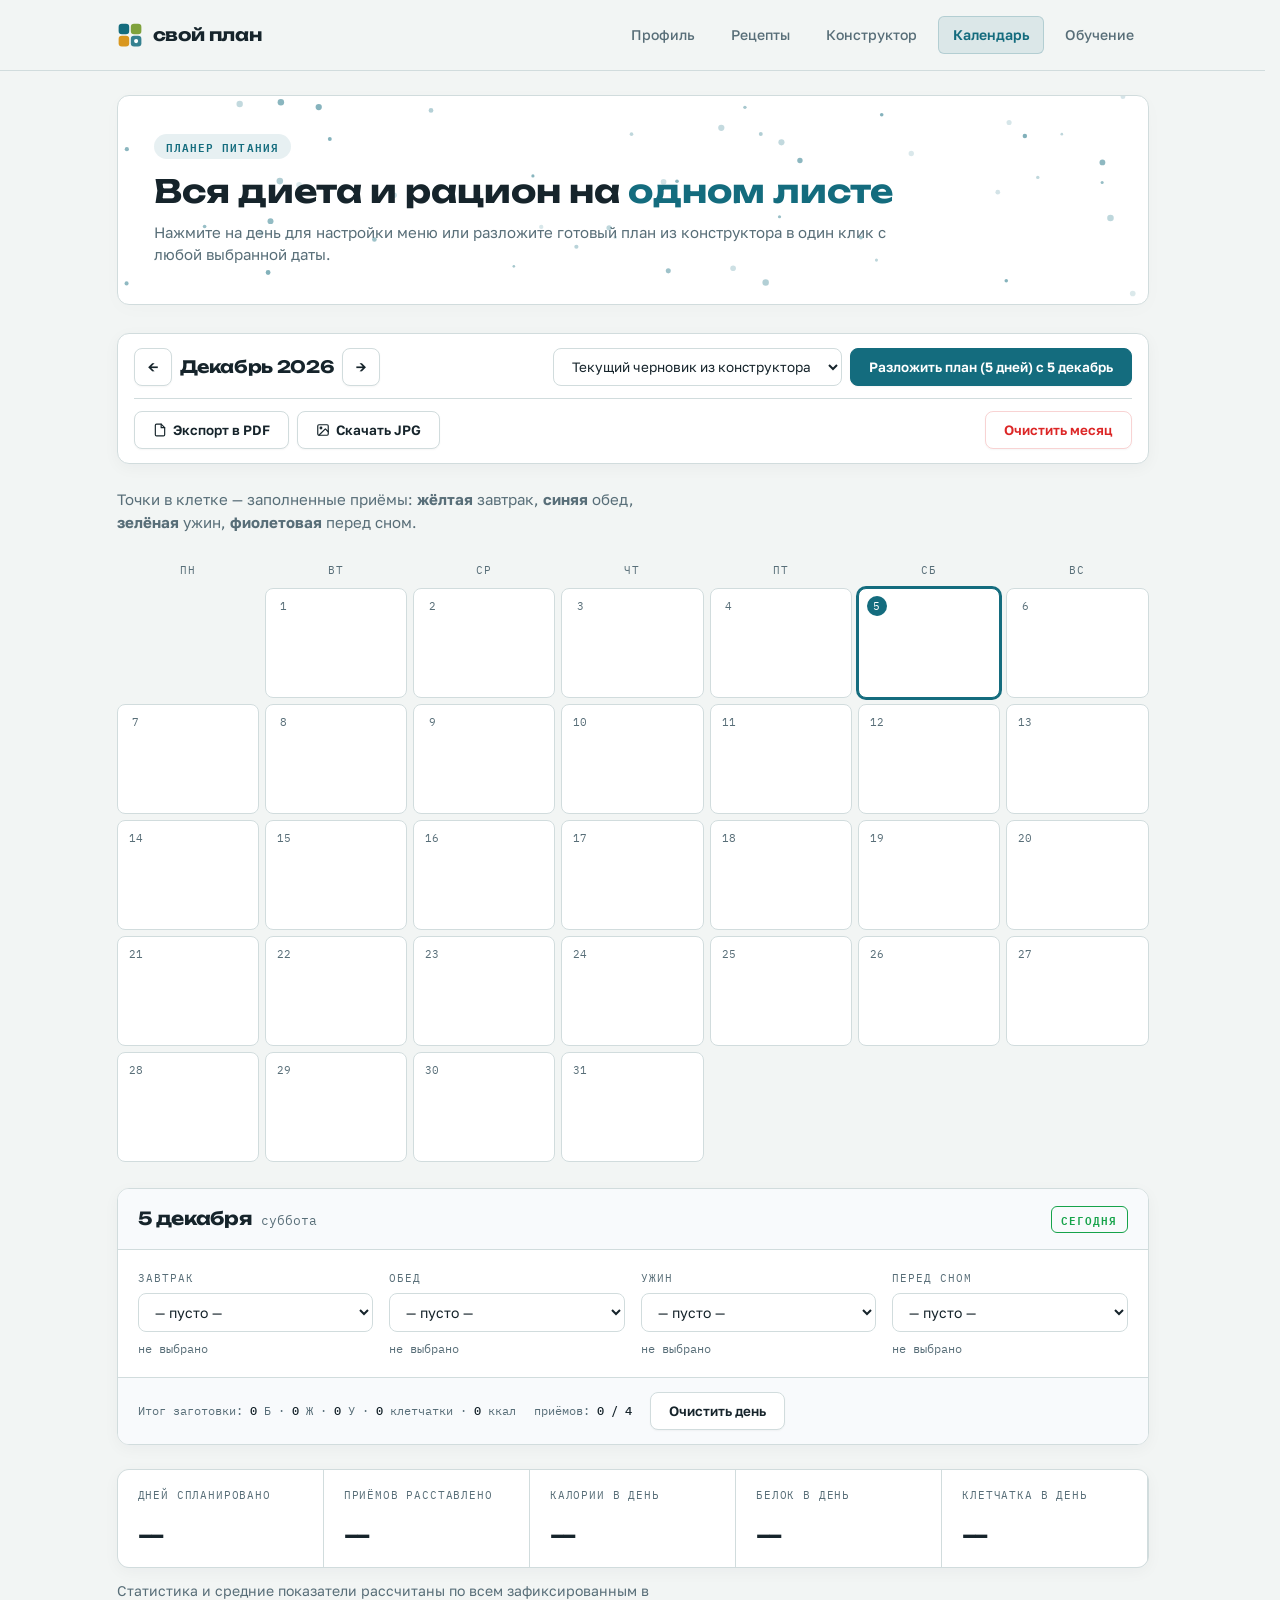
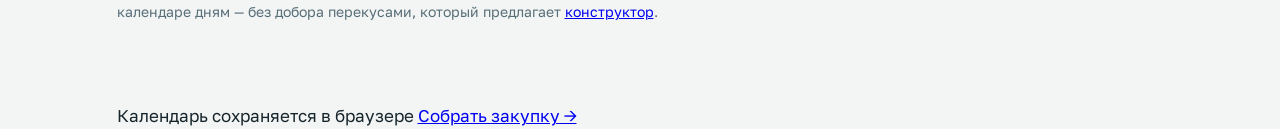
<file: calendar.html>
<!doctype html>
<html lang="ru">
<head>
<meta charset="utf-8">
<meta name="viewport" content="width=device-width, initial-scale=1, viewport-fit=cover">
<title>Календарь — планирование диеты по дням</title>
<meta name="description" content="Календарь на месяц: расставьте завтраки, обеды, ужины и приёмы перед сном по датам, перенесите готовый план на любой день и следите за калориями, белком и клетчаткой.">
<link rel="icon" type="image/png" sizes="256x256" href="favicon.png">
<link rel="preconnect" href="https://fonts.googleapis.com">
<link rel="icon" type="image/png" sizes="256x256" href="favicon.png">
<link rel="preconnect" href="https://fonts.gstatic.com" crossorigin>
<link href="https://fonts.googleapis.com/css2?family=Unbounded:wght@500;700&family=Golos+Text:wght@400;500;600&family=IBM+Plex+Mono:wght@400;500&display=swap" rel="stylesheet">
<link rel="stylesheet" href="style.css">
<script src="jspdf.umd.min.js"></script>
<style>
.cal-ctl {
  background: #FFFFFF;
  border: 1px solid var(--line);
  border-radius: 12px;
  padding: 14px 16px;
  margin-bottom: 24px;
  box-shadow: 0 4px 16px rgba(22, 36, 43, 0.04);
  display: flex;
  flex-direction: column;
  gap: 12px;
}
.cal-ctl-row {
  display: flex;
  justify-content: space-between;
  align-items: center;
  gap: 12px;
  flex-wrap: wrap;
}
.cal-ctl-row.top-row {
  padding-bottom: 12px;
  border-bottom: 1px solid var(--line);
}
.cal-nav-group {
  display: flex;
  align-items: center;
  gap: 8px;
}
.cal-nav-group .mon {
  font-family: var(--disp);
  font-size: 17px;
  letter-spacing: -.02em;
  color: var(--steel);
  min-width: 140px;
  text-align: center;
  font-weight: 700;
}
.cal-deploy-group {
  display: flex;
  align-items: center;
  gap: 8px;
  flex-wrap: wrap;
}
.cal-tools-group {
  display: flex;
  align-items: center;
  gap: 8px;
  flex-wrap: wrap;
}
.cal-tools-group .btn {
  display: inline-flex;
  align-items: center;
  gap: 6px;
}
.cal-danger-group {
  display: flex;
  align-items: center;
}
.btn-danger-link {
  color: #DC2626 !important;
  background: transparent !important;
  border: 1px solid rgba(220, 38, 38, 0.2) !important;
}
.btn-danger-link:hover {
  background: #FEE2E2 !important;
  border-color: #DC2626 !important;
}
@media (max-width: 768px) {
  .cal-ctl-row {
    flex-direction: column;
    align-items: stretch;
  }
  .cal-nav-group, .cal-deploy-group, .cal-tools-group, .cal-danger-group {
    justify-content: center;
    width: 100%;
  }
}

.dow{display:grid; grid-template-columns:repeat(7,minmax(0,1fr)); gap:6px; margin-bottom:6px; width:100%; box-sizing:border-box}
.dow span{font-family:var(--mono); font-size:10.5px; letter-spacing:.1em;
  text-transform:uppercase; color:var(--slate); text-align:center; padding:4px 0; min-width:0; overflow:hidden}
.cal{display:grid; grid-template-columns:repeat(7,minmax(0,1fr)); gap:6px; width:100%; box-sizing:border-box}
.cell{border:1px solid var(--line); border-radius:8px; background:#FFFFFF;
  min-height:110px; padding:7px 8px; text-align:left; cursor:pointer;
  font-family:inherit; color:inherit; display:flex; flex-direction:column;
  gap:4px; transition:all .15s ease; min-width:0; width:100%; overflow:hidden; box-sizing:border-box}
.cell:hover{border-color:var(--brine); box-shadow:0 4px 12px rgba(20, 108, 126, 0.08); transform:translateY(-1px)}
.cell.out{background:transparent; border-color:transparent; cursor:default; transform:none; box-shadow:none}
.cell.today .num{color:#fff; background:var(--brine)}
.cell[aria-pressed="true"]{border-color:var(--brine); box-shadow:0 0 0 2px var(--brine)}
.cell.target-range{background:var(--ing-bg); border-color:var(--brine)}
.cell.target-range:hover{border-color:var(--brine-dark)}
.cal.highlight-deploy .cell.target-range{box-shadow:inset 0 0 0 2px var(--brine); background:var(--ing-bg)}
.proj-badge{font-family:var(--mono); font-size:9.5px; letter-spacing:.04em;
  padding:2px 6px; border-radius:6px; background:var(--brine); color:#fff; font-weight:600; white-space:nowrap}
.num{font-family:var(--mono); font-size:11px; color:var(--slate);
  width:20px; height:20px; border-radius:50%; display:grid; place-items:center; flex:0 0 auto}
.mini{font-size:11px; line-height:1.35; color:var(--steel);
  display:flex; gap:5px; align-items:center; min-width:0; width:100%; overflow:hidden}
.mini i{flex:0 0 6px; width:6px; height:6px; border-radius:2px; margin-top:0}
.mini.b i{background:var(--yolk)} .mini.l i{background:var(--brine)} .mini.d i{background:var(--dill)}
.mini.n i{background:#6A5A8C}
.mini span{overflow:hidden; text-overflow:ellipsis; white-space:nowrap; min-width:0; flex:1 1 auto; display:block}
.kc{margin-top:auto; font-family:var(--mono); font-size:10.5px; color:var(--slate); white-space:nowrap; overflow:hidden; text-overflow:ellipsis}
.kc em{font-style:normal; opacity:.75}
@media(max-width:560px){
  .cell{min-height:80px; padding:5px 5px}
  .mini{font-size:10px} .mini span{display:none}
  .mini{gap:0} .mini i{width:100%; height:4px; border-radius:1px; margin-top:0}
  .kc{font-size:9.5px}
}

/* ---- панель дня ---- */
.day{border:1px solid var(--line); border-radius:12px; background:#FFFFFF;
  margin-top:26px; overflow:hidden; box-shadow:0 4px 16px rgba(22, 36, 43, 0.04)}
.day-h{display:flex; align-items:center; justify-content:space-between; gap:12px; flex-wrap:wrap;
  padding:16px 20px; border-bottom:1px solid var(--line); background:#F8FAFC}
.day-h-title{display:flex; align-items:baseline; gap:10px; flex-wrap:wrap}
.day-h-title b{font-family:var(--disp); font-size:18px; letter-spacing:-.02em; color:var(--steel)}
.day-h-title em{font-style:normal; font-family:var(--mono); font-size:12.5px; color:var(--slate)}
.day-body{display:grid; gap:16px; padding:20px}
@media(min-width:620px){.day-body{grid-template-columns:repeat(2,1fr)}}
@media(min-width:1000px){.day-body{grid-template-columns:repeat(4,1fr)}}
.pick label{display:block; font-family:var(--mono); font-size:10.5px;
  letter-spacing:.1em; text-transform:uppercase; color:var(--slate); margin-bottom:6px}
.pick select{width:100%; font-family:var(--body); font-size:14px; color:var(--steel);
  padding:9px 12px; border:1px solid var(--line); border-radius:8px; background:#fff; cursor:pointer;
  outline:none; transition:border-color .15s ease, box-shadow .15s ease}
.pick select:focus, .pick select:hover{border-color:var(--brine); box-shadow:0 0 0 3px rgba(20, 108, 126, 0.12)}
.pick p{margin:8px 0 0; font-family:var(--mono); font-size:11.5px; color:var(--slate)}
.day-f{padding:14px 20px; border-top:1px solid var(--line); background:#F8FAFC;
  display:flex; gap:10px 18px; flex-wrap:wrap; align-items:center;
  font-family:var(--mono); font-size:12px; color:var(--slate)}
.day-f b{color:var(--steel); font-weight:500}

/* ---- сводка месяца ---- */
.sum{display:grid; gap:1px; margin-top:24px; background:var(--line);
  border:1px solid var(--line); border-radius:12px; overflow:hidden;
  box-shadow:0 4px 16px rgba(22, 36, 43, 0.04)}
@media(min-width:620px){
  .sum{grid-template-columns:repeat(2,1fr)}
  .sum div:last-child{grid-column:1 / -1}
}
@media(min-width:960px){
  .sum{grid-template-columns:repeat(5,1fr)}
  .sum div:last-child{grid-column:auto}
}
.sum div{background:#FFFFFF; padding:18px 20px; display:flex; flex-direction:column; justify-content:flex-start; box-sizing:border-box}
.sum span{display:flex; align-items:flex-start; font-family:var(--mono); font-size:10.5px; letter-spacing:.08em;
  text-transform:uppercase; color:var(--slate); margin-bottom:8px; min-height:28px; line-height:1.35}
.sum b{font-family:var(--disp); font-size:22px; letter-spacing:-.02em; color:var(--steel); line-height:1.1}
.sum-note{margin:12px 0 0; max-width:62ch; font-size:14px; color:var(--slate)}
.hint{margin:0 0 24px; max-width:58ch; font-size:15px; color:var(--slate)}
</style>
</head>
<body>
<header class="top">
  <div class="wrap">
    <a class="mark" href="index.html" aria-label="свой план">
      <svg class="mark-icon" width="26" height="26" viewBox="0 0 32 32" fill="none" xmlns="http://www.w3.org/2000/svg">
        <rect x="2" y="2" width="13" height="13" rx="4" fill="#146C7E"/>
        <rect x="17" y="2" width="13" height="13" rx="4" fill="#7FA23C"/>
        <rect x="2" y="17" width="13" height="13" rx="4" fill="#D9971F"/>
        <rect x="17" y="17" width="13" height="13" rx="4" fill="#146C7E" fill-opacity="0.85"/>
        <circle cx="23.5" cy="23.5" r="2.5" fill="#FFFFFF"/>
      </svg>
      <span>свой план</span>
    </a>
    <nav class="nav">
      <a href="profile.html">Профиль</a>
      <a href="index.html">Рецепты</a>
      <a href="plan.html">Конструктор</a>
      <a href="calendar.html" aria-current="page">Календарь</a>
      <a href="education.html">Обучение</a>
    </nav>
  </div>
</header>

<main class="wrap" style="padding-bottom: 80px;">
  <section class="hero-box" id="hero-box">
    <div class="hero-eyebrow">ПЛАНЕР ПИТАНИЯ</div>
    <h1>Вся диета и рацион на <em>одном листе</em></h1>
    <p class="lede">Нажмите на день для настройки меню или разложите готовый план из конструктора в один клик с любой выбранной даты.</p>
  </section>

  <div class="cal-ctl noprint">
    <div class="cal-ctl-row top-row">
      <div class="cal-nav-group">
        <button class="btn" id="prev" aria-label="Предыдущий месяц">←</button>
        <span class="mon" id="mon"></span>
        <button class="btn" id="next" aria-label="Следующий месяц">→</button>
      </div>
      <div class="cal-deploy-group">
        <select id="cal-saved-plans-select" class="saved-plans-select" title="Выберите рацион для разложения">
          <option value="draft">Текущий черновик из конструктора</option>
        </select>
        <button class="btn btn-solid" id="apply">Разложить в календарь</button>
      </div>
    </div>

    <div class="cal-ctl-row bottom-row">
      <div class="cal-tools-group">
        <button class="btn" id="btn-export-pdf" onclick="exportCalendarPDF()">
          <svg width="14" height="14" viewBox="0 0 24 24" fill="none" stroke="currentColor" stroke-width="2" stroke-linecap="round" stroke-linejoin="round"><path d="M14 2H6a2 2 0 0 0-2 2v16a2 2 0 0 0 2 2h12a2 2 0 0 0 2-2V8z"/><polyline points="14 2 14 8 20 8"/></svg>
          <span>Экспорт в PDF</span>
        </button>
        <button class="btn" id="btn-export-jpg" onclick="exportCalendarJPG()">
          <svg width="14" height="14" viewBox="0 0 24 24" fill="none" stroke="currentColor" stroke-width="2" stroke-linecap="round" stroke-linejoin="round"><rect x="3" y="3" width="18" height="18" rx="2" ry="2"/><circle cx="8.5" cy="8.5" r="1.5"/><polyline points="21 15 16 10 5 21"/></svg>
          <span>Скачать JPG</span>
        </button>
      </div>
      <div class="cal-danger-group">
        <button class="btn btn-danger-link" id="wipe">Очистить месяц</button>
      </div>
    </div>
  </div>
  <p class="hint">Точки в клетке — заполненные приёмы: <b>жёлтая</b> завтрак,
    <b>синяя</b> обед, <b>зелёная</b> ужин, <b>фиолетовая</b> перед сном.</p>

  <div class="dow">
    <span>Пн</span><span>Вт</span><span>Ср</span><span>Чт</span>
    <span>Пт</span><span>Сб</span><span>Вс</span>
  </div>
  <div class="cal" id="cal"></div>

  <div class="day" id="day"></div>
  <div class="sum" id="sum"></div>
  <p class="sum-note">Статистика и средние показатели рассчитаны по всем зафиксированным в календаре дням — без добора перекусами, который предлагает <a href="plan.html">конструктор</a>.</p>
</main>

<footer class="foot wrap">
  <span>Календарь сохраняется в браузере</span>
  <span><a href="plan.html">Собрать закупку →</a></span>
</footer>

<script src="data.js"></script>
<script src="dishes-b.js"></script>
<script src="dishes-l.js"></script>
<script src="dishes-d.js"></script>
<script src="dishes-n.js"></script>
<script src="app.js"></script>
<script src="profile.js"></script>
<script src="drawer.js"></script>
<script>
var MONTHS = ['Январь','Февраль','Март','Апрель','Май','Июнь',
              'Июль','Август','Сентябрь','Октябрь','Ноябрь','Декабрь'];
var MONTHS_GEN = ['января','февраля','марта','апреля','мая','июня',
                  'июля','августа','сентября','октября','ноября','декабря'];
var DOW = ['воскресенье','понедельник','вторник','среда','четверг','пятница','суббота'];

var cal = load('mp-cal', {});          /* { '2026-07-31': {b:id,l:id,d:id,n:id} } */
var today = new Date();
var todayKey = key(today);
var view = { y: today.getFullYear(), m: today.getMonth() };
var picked = todayKey;

function key(d) {
  return d.getFullYear() + '-' +
    String(d.getMonth() + 1).padStart(2, '0') + '-' +
    String(d.getDate()).padStart(2, '0');
}
function parseKey(k) {
  var p = k.split('-');
  return new Date(+p[0], +p[1] - 1, +p[2]);
}

/* ---- сетка месяца ---- */
function drawCal() {
  document.getElementById('mon').textContent = MONTHS[view.m] + ' ' + view.y;

  var planDaysCount = load('mp-plan-days', 5);
  var calMeta = load('mp-cal-meta', null);

  // 1. Фиксированные дни уже разложенного плана
  var deployedMap = {};
  if (calMeta && calMeta.startDate) {
    var depStart = parseKey(calMeta.startDate);
    for (var dIdx = 0; dIdx < (calMeta.days || 5); dIdx++) {
      var dObj = new Date(depStart.getFullYear(), depStart.getMonth(), depStart.getDate() + dIdx);
      deployedMap[key(dObj)] = dIdx + 1;
    }
  }

  // 2. Предпросмотр (только при наведении на кнопку "Разложить")
  var calEl = document.getElementById('cal');
  var isHoveringApply = calEl && calEl.classList.contains('highlight-deploy');
  var previewMap = {};
  if (isHoveringApply) {
    var startPicked = parseKey(picked);
    for (var p = 0; p < planDaysCount; p++) {
      var pd = new Date(startPicked.getFullYear(), startPicked.getMonth(), startPicked.getDate() + p);
      previewMap[key(pd)] = p + 1;
    }
  }

  // Обновляем текст кнопки раскладки плана
  var applyBtn = document.getElementById('apply');
  if (applyBtn) {
    var pDate = parseKey(picked);
    applyBtn.textContent = 'Разложить план (' + planDaysCount + ' ' + plural(planDaysCount, 'день') + ') с ' + pDate.getDate() + ' ' + MONTHS[pDate.getMonth()].toLowerCase();
  }

  var first = new Date(view.y, view.m, 1);
  var shift = (first.getDay() + 6) % 7;              /* неделя с понедельника */
  var start = new Date(view.y, view.m, 1 - shift);
  var html = '';

  for (var i = 0; i < 42; i++) {
    var d = new Date(start.getFullYear(), start.getMonth(), start.getDate() + i);
    var k = key(d), inMonth = d.getMonth() === view.m;
    if (!inMonth && i >= 35) continue;
    if (!inMonth) { html += '<div class="cell out"></div>'; continue; }

    var depDay = deployedMap[k];
    var prevDay = previewMap[k];
    var isProjected = !!prevDay;
    var isDeployed = !!depDay;
    var e = cal[k] || {};
    var cls = 'cell' + (k === todayKey ? ' today' : '');
    var t = { p: 0, f: 0, c: 0, fib: 0, kcal: 0, n: 0 };
    var rows = MEALS.map(function (m) {
      var dish = BY_ID[e[m.key]];
      if (!dish) return '';
      t.kcal += dish.mac.kcal;
      t.p += dish.mac.p;
      t.f += dish.mac.f;
      t.c += dish.mac.c;
      t.fib += (dish.mac.fib || 0);
      t.n++;
      return '<span class="mini ' + m.key + '"><i></i><span>' + esc(dish.short) + '</span></span>';
    }).join('');

    var numHeader = '<div style="display:flex; justify-content:flex-start; align-items:center; width:100%">' +
      '<span class="num">' + d.getDate() + '</span>' +
      '</div>';

    var kcHtml = '';
    if (t.n > 0) {
      var add = suggestAddons(t, d.getDate());
      var gap = (add && add.sum) ? add.sum.kcal : (add ? add.gap : 0);
      kcHtml = '<span class="kc">' + t.kcal + ' ккал' + (gap >= 80 ? ' <em>(+' + gap + ')</em>' : '') + '</span>';
    }

    html += '<button class="' + cls + '" data-k="' + k + '"' +
      ' aria-pressed="' + (k === picked) + '"' +
      ' aria-label="' + d.getDate() + ' ' + MONTHS[view.m].toLowerCase() + '">' +
      numHeader + rows + kcHtml + '</button>';
  }
  document.getElementById('cal').innerHTML = html;

  Array.prototype.forEach.call(document.querySelectorAll('.cell[data-k]'), function (c) {
    c.addEventListener('click', function () { picked = c.dataset.k; drawCal(); drawDay(); });
  });
  drawSum();
}

/* ---- панель выбранного дня ---- */
function drawDay() {
  var d = parseKey(picked), e = cal[picked] || {};
  /* Считаем через dayCheck из app.js: он же считает клетчатку и знает про
     PROFILE. Для этого день превращаем в план из одной колонки. */
  var pseudo = {};
  MEALS.forEach(function (m) { pseudo[m.key] = [e[m.key] || '']; });
  var t = dayCheck(pseudo, 0).totals;
  var add = t.n ? suggestAddons(t, d.getDate()) : { items: [], sum: null, gap: 0 };

  var addHtml = '';
  if (add.items && add.items.length) {
    addHtml = '<div class="day-addons" style="padding:16px 20px; background:#F8FAFC; border-top:1px solid var(--line); display:flex; flex-direction:column; gap:12px">' +
      '<div style="display:flex; justify-content:space-between; align-items:center; flex-wrap:wrap; gap:10px">' +
        '<div style="font-family:var(--mono); font-size:11px; letter-spacing:.08em; text-transform:uppercase; color:var(--brine); font-weight:600; display:flex; align-items:center; gap:6px">' +
          '<svg width="14" height="14" viewBox="0 0 24 24" fill="none" stroke="currentColor" stroke-width="2.2" stroke-linecap="round" stroke-linejoin="round"><circle cx="12" cy="12" r="10"/><line x1="12" y1="8" x2="12" y2="12"/><line x1="12" y1="16" x2="12.01" y2="16"/></svg>' +
          '<span>Добор до нормы дня</span>' +
        '</div>' +
        '<div style="display:flex; align-items:center; gap:8px; flex-wrap:wrap; font-family:var(--mono); font-size:11.5px">' +
          '<span style="background:#FFFFFF; padding:4px 10px; border-radius:6px; border:1px solid var(--line); color:var(--steel); font-weight:600">+' + add.sum.kcal + ' ккал</span>' +
          '<span style="background:#EFF6FF; padding:4px 10px; border-radius:6px; border:1px solid #BFDBFE; color:#1D4ED8; font-weight:600">+' + add.sum.p + ' г белка</span>' +
          '<span style="background:#ECFDF5; padding:4px 10px; border-radius:6px; border:1px solid #A7F3D0; color:#047857; font-weight:600">+' + add.sum.fib + ' г клетчатки</span>' +
        '</div>' +
      '</div>' +
      '<div style="display:flex; flex-wrap:wrap; gap:8px; font-size:13.5px; color:var(--steel); align-items:center">' +
        '<span style="font-family:var(--mono); font-size:11px; color:var(--slate); text-transform:uppercase; letter-spacing:.05em; margin-right:4px">Рекомендуется добавить:</span>' +
        add.items.map(function(x) {
          return '<span style="background:#FFFFFF; padding:6px 14px; border-radius:8px; border:1px solid var(--line); display:inline-flex; gap:8px; align-items:center; box-shadow:0 1px 3px rgba(0,0,0,0.03)">' +
            esc(x.n) + ' <b style="font-family:var(--mono); font-weight:600; font-size:12px; color:var(--brine); background:var(--ing-bg); padding:2px 7px; border-radius:6px; border:1px solid var(--line)">' + esc(x.q) + '</b></span>';
        }).join('') +
      '</div>' +
    '</div>';
  }

  document.getElementById('day').innerHTML =
    '<div class="day-h">' +
      '<div class="day-h-title"><b>' + d.getDate() + ' ' + MONTHS_GEN[d.getMonth()] + '</b>' +
      '<em>' + DOW[d.getDay()] + '</em></div>' +
      (picked === todayKey ? '<span class="badge l">сегодня</span>' : '') +
    '</div>' +
    '<div class="day-body">' + MEALS.map(function (m) {
      var cur = e[m.key] || '';
      var dish = BY_ID[cur];
      return '<div class="pick">' +
        '<label for="p-' + m.key + '">' + m.name + '</label>' +
        '<select id="p-' + m.key + '" data-meal="' + m.key + '">' +
          '<option value="">— пусто —</option>' +
          dishesFor(m.key).map(function (x) {
            return '<option value="' + x.id + '"' + (x.id === cur ? ' selected' : '') + '>' +
              esc(x.short) + '</option>';
          }).join('') +
        '</select>' +
        '<p>' + (dish ? dish.mac.p + ' Б · ' + dish.mac.f + ' Ж · ' + dish.mac.c +
          ' У · ' + dish.mac.kcal + ' ккал' : 'не выбрано') + '</p>' +
      '</div>';
    }).join('') + '</div>' +
    addHtml +
    '<div class="day-f"><span>Итог заготовки: <b>' + t.p + '</b> Б · <b>' + t.f +
      '</b> Ж · <b>' + t.c + '</b> У · <b>' + t.fib + '</b> клетчатки · <b>' +
      t.kcal + '</b> ккал' + (add.sum ? ' · <span style="color:var(--brine)">добор: <b>+' + add.sum.kcal + ' ккал</b></span> = <b>' + (t.kcal + add.sum.kcal) + '</b> ккал' : '') + '</span>' +
      '<span>приёмов: <b>' + t.n + ' / ' + MEALS.length + '</b></span>' +
      '<button class="btn noprint" id="dayclear">Очистить день</button></div>';

  Array.prototype.forEach.call(document.querySelectorAll('#day select'), function (s) {
    s.addEventListener('change', function () {
      if (!cal[picked]) cal[picked] = {};
      if (s.value) cal[picked][s.dataset.meal] = s.value;
      else delete cal[picked][s.dataset.meal];
      if (!Object.keys(cal[picked]).length) delete cal[picked];
      save('mp-cal', cal); drawCal(); drawDay();
    });
  });
  document.getElementById('dayclear').addEventListener('click', function () {
    delete cal[picked]; save('mp-cal', cal); drawCal(); drawDay();
  });
}

/* ---- сводка на экране ---- */
function drawSum() {
  var days = 0, kcal = 0, prot = 0, fib = 0, slots = 0;

  Object.keys(cal).forEach(function (k) {
    var any = false;
    MEALS.forEach(function (m) {
      if (cal[k] && cal[k][m.key]) {
        var dish = BY_ID[cal[k][m.key]];
        if (dish) {
          kcal += dish.mac.kcal; prot += dish.mac.p; fib += dish.fib || 0;
          slots++; any = true;
        }
      }
    });
    if (any) days++;
  });

  var sumEl = document.getElementById('sum');
  if (sumEl) {
    sumEl.innerHTML =
      box('Дней спланировано', days || '—') +
      box('Приёмов расставлено', slots ? slots + ' / ' + (days * MEALS.length) : '—') +
      box('Калории в день', days ? Math.round(kcal / days) : '—') +
      box('Белок в день', days ? Math.round(prot / days) + ' г' : '—') +
      box('Клетчатка в день', days ? Math.round(fib / days) + ' г' : '—');
  }
}
function box(label, value) {
  return '<div><span>' + label + '</span><b>' + value + '</b></div>';
}


function box(label, value) {
  return '<div><span>' + label + '</span><b>' + value + '</b></div>';
}

function populateCalendarSavedPlansDropdown() {
  var select = document.getElementById('cal-saved-plans-select');
  if (!select) return;
  var plans = typeof getSavedPlans === 'function' ? getSavedPlans() : [];
  select.innerHTML = '<option value="draft">Текущий черновик из конструктора</option>' +
    plans.map(function(p) {
      var days = p.days || 5;
      return '<option value="' + p.id + '">' + esc(p.name) + ' (' + days + ' дн.)</option>';
    }).join('');
}

/* ---- разложить план из конструктора или профиля ---- */
document.getElementById('apply').addEventListener('click', function () {
  var select = document.getElementById('cal-saved-plans-select');
  var selectedId = select ? select.value : 'draft';

  if (selectedId !== 'draft') {
    var plans = typeof getSavedPlans === 'function' ? getSavedPlans() : [];
    var targetPlan = plans.find(function(p) { return p.id === selectedId; });
    if (!targetPlan) return;

    var planDaysCount = targetPlan.days || 5;
    var planData = targetPlan.plan || {};
    var start = parseKey(picked);

    for (var i = 0; i < planDaysCount; i++) {
      var d = new Date(start.getFullYear(), start.getMonth(), start.getDate() + i);
      var k = key(d), e = {};
      MEALS.forEach(function (m) {
        if (planData[m.key] && planData[m.key][i]) e[m.key] = planData[m.key][i];
      });
      if (Object.keys(e).length) cal[k] = e; else delete cal[k];
    }
    save('mp-cal-meta', { startDate: key(start), days: planDaysCount });
    save('mp-cal', cal);

    drawCal(); drawDay();
    showCustomToast('Рацион "' + targetPlan.name + '" разложен в календарь!');
    return;
  }

  var plan = load('mp-plan', null);
  var hasDishes = false;
  if (plan) {
    ['b', 'l', 'd', 'n'].forEach(function(k) {
      if (plan[k] && plan[k].length > 0) hasDishes = true;
    });
  }

  if (!plan || !hasDishes) {
    showCustomAlert('План не собран', 'Сначала соберите рацион в конструкторе или выберите сохранённый рацион из профиля.');
    return;
  }

  var planDaysCount = load('mp-plan-days', 5);
  var start = parseKey(picked);
  var defaultName = 'План ' + (getSavedPlans().length + 1);

  showCustomPrompt({
    title: 'Сохранить план в профиль?',
    subtitle: 'Хотите автоматически сохранить этот рацион в Профиле под удобным именем?',
    defaultValue: defaultName,
    confirmText: 'Сохранить и разложить',
    onConfirm: function(customName) {
      var nameToSave = (typeof customName === 'string' && customName.trim()) ? customName.trim() : defaultName;
      saveCurrentPlanAs(nameToSave);

      for (var i = 0; i < planDaysCount; i++) {
        var d = new Date(start.getFullYear(), start.getMonth(), start.getDate() + i);
        var k = key(d), e = {};
        MEALS.forEach(function (m) {
          if (plan[m.key] && plan[m.key][i]) e[m.key] = plan[m.key][i];
        });
        if (Object.keys(e).length) cal[k] = e; else delete cal[k];
      }
      save('mp-cal-meta', { startDate: key(start), days: planDaysCount });
      save('mp-cal', cal);

      var emptyPlan = { b: [], l: [], d: [], n: [] };
      save('mp-plan', emptyPlan);

      drawCal(); drawDay();
      populateCalendarSavedPlansDropdown();
      showCustomToast('План "' + nameToSave + '" сохранён в Профиле и разложен!');
    }
  });
});

var applyBtn = document.getElementById('apply');
if (applyBtn) {
  applyBtn.addEventListener('mouseenter', function () {
    var calEl = document.getElementById('cal');
    if (calEl) calEl.classList.add('highlight-deploy');
    drawCal();
  });
  applyBtn.addEventListener('mouseleave', function () {
    var calEl = document.getElementById('cal');
    if (calEl) calEl.classList.remove('highlight-deploy');
    drawCal();
  });
}
document.getElementById('wipe').addEventListener('click', function () {
  var monthName = MONTHS[view.m].toLowerCase();
  showCustomConfirm({
    title: 'Очистить календарь',
    subtitle: 'Вы уверены, что хотите полностью очистить календарь за ' + monthName + ' ' + view.y + ' года?',
    confirmText: 'Очистить',
    isDanger: true,
    onConfirm: function() {
      Object.keys(cal).forEach(function (k) {
        var d = parseKey(k);
        if (d.getFullYear() === view.y && d.getMonth() === view.m) delete cal[k];
      });
      localStorage.removeItem('mp-cal-meta');
      save('mp-cal', cal); drawCal(); drawDay();
      showCustomToast('Календарь за ' + monthName + ' очищен');
    }
  });
});
document.getElementById('prev').addEventListener('click', function () {
  view.m--; if (view.m < 0) { view.m = 11; view.y--; } drawCal();
});
document.getElementById('next').addEventListener('click', function () {
  view.m++; if (view.m > 11) { view.m = 0; view.y++; } drawCal();
});

drawCal();
drawDay();
populateCalendarSavedPlansDropdown();

/* ---- генерация canvas календаря для экспорта ---- */
function generateCalendarCanvas() {
  var canvas = document.createElement('canvas');
  canvas.width = 1240;
  canvas.height = 1754;
  var ctx = canvas.getContext('2d');
  if (!ctx) return null;

  // Фон
  ctx.fillStyle = '#F4F7F6';
  ctx.fillRect(0, 0, 1240, 1754);

  // Шапка экспорта
  ctx.fillStyle = '#FFFFFF';
  ctx.fillRect(40, 40, 1160, 100);
  ctx.strokeStyle = '#DDE4E4';
  ctx.lineWidth = 1;
  ctx.strokeRect(40, 40, 1160, 100);

  ctx.fillStyle = '#146C7E';
  ctx.font = 'bold 13px monospace, sans-serif';
  ctx.fillText('ЗАГОТОВКА · КАЛЕНДАРЬ РАЦИОНА ПИТАНИЯ', 64, 72);

  var monthTitle = MONTHS[view.m] + ' ' + view.y;
  ctx.fillStyle = '#16242B';
  ctx.font = 'bold 26px system-ui, sans-serif';
  ctx.fillText(monthTitle, 64, 110);

  var deployedMeta = load('mp-cal-meta', null);
  if (deployedMeta && deployedMeta.startDate) {
    var pStart = parseKey(deployedMeta.startDate);
    ctx.font = '500 13px system-ui, sans-serif';
    ctx.fillStyle = '#586E78';
    ctx.textAlign = 'right';
    ctx.fillText('План на ' + (deployedMeta.days || 5) + ' дней с ' + pStart.getDate() + ' ' + MONTHS[pStart.getMonth()].toLowerCase(), 1176, 92);
    ctx.textAlign = 'left';
  }

  // Заголовки дней недели (ПН .. ВС)
  var dows = ['ПН', 'ВТ', 'СР', 'ЧТ', 'ПТ', 'СБ', 'ВС'];
  var startX = 40;
  var startY = 160;
  var colW = 162;
  var gapX = 4;
  var gapY = 6;
  var cellH = 180;

  ctx.font = 'bold 12px monospace, sans-serif';
  ctx.fillStyle = '#586E78';
  dows.forEach(function(dow, idx) {
    var x = startX + idx * (colW + gapX);
    ctx.fillText(dow, x + 8, startY + 16);
  });

  // Расчет высоты ячеек под всю высоту листа
  var first = new Date(view.y, view.m, 1);
  var shift = (first.getDay() + 6) % 7;
  var start = new Date(view.y, view.m, 1 - shift);

  var gridY = startY + 28;
  var totalRows = 5;
  for (var checkIdx = 35; checkIdx < 42; checkIdx++) {
    var cd = new Date(start.getFullYear(), start.getMonth(), start.getDate() + checkIdx);
    if (cd.getMonth() === view.m) { totalRows = 6; break; }
  }

  var availableH = 1460;
  var cellH = Math.floor((availableH - (totalRows - 1) * gapY) / totalRows);

  var mealColors = { b: '#F59E0B', l: '#0EA5E9', d: '#10B981', n: '#8B5CF6' };
  var rowIdx = 0;

  for (var i = 0; i < 42; i++) {
    var d = new Date(start.getFullYear(), start.getMonth(), start.getDate() + i);
    var k = key(d);
    var inMonth = d.getMonth() === view.m;
    var colIdx = i % 7;
    if (colIdx === 0 && i > 0) rowIdx++;
    if (!inMonth && i >= 35) continue;

    var cellX = startX + colIdx * (colW + gapX);
    var cellY = gridY + rowIdx * (cellH + gapY);

    if (!inMonth) {
      ctx.fillStyle = '#EBEFEF';
      ctx.fillRect(cellX, cellY, colW, cellH);
      continue;
    }

    // Чистая белая ячейка карточки
    ctx.fillStyle = '#FFFFFF';
    ctx.fillRect(cellX, cellY, colW, cellH);

    ctx.strokeStyle = '#DDE4E4';
    ctx.lineWidth = 1;
    ctx.strokeRect(cellX, cellY, colW, cellH);

    // Номер дня
    ctx.font = 'bold 16px system-ui, sans-serif';
    ctx.fillStyle = '#16242B';
    ctx.fillText(String(d.getDate()), cellX + 12, cellY + 24);

    // Приёмы пищи
    var e = cal[k] || {};
    var itemY = cellY + 52;
    var dayKcal = 0;

    MEALS.forEach(function(m) {
      var dish = BY_ID[e[m.key]];
      if (!dish) return;
      dayKcal += (dish.mac ? dish.mac.kcal : 0);

      // Точка категории
      ctx.fillStyle = mealColors[m.key] || '#586E78';
      ctx.beginPath();
      ctx.arc(cellX + 14, itemY - 4, 4.5, 0, Math.PI * 2);
      ctx.fill();

      // Название блюда
      ctx.font = '500 12px system-ui, sans-serif';
      ctx.fillStyle = '#16242B';
      var shortName = dish.short || dish.name;
      if (shortName.length > 17) shortName = shortName.slice(0, 16) + '…';
      ctx.fillText(shortName, cellX + 24, itemY);

      itemY += 26;
    });

    // Калории внизу ячейки
    if (dayKcal > 0) {
      ctx.font = '500 11px monospace, sans-serif';
      ctx.fillStyle = '#586E78';
      var add = typeof suggestAddons === 'function' ? suggestAddons({ p: 0, f: 0, c: 0, fib: 0, kcal: dayKcal, n: 1 }, d.getDate()) : null;
      var gap = (add && add.sum) ? add.sum.kcal : (add ? add.gap : 0);
      var kcLabel = dayKcal + ' ккал' + (gap >= 80 ? ' (+' + gap + ')' : '');
      ctx.fillText(kcLabel, cellX + 10, cellY + cellH - 12);
    }
  }

  // Подвал
  ctx.strokeStyle = '#C4D1D5';
  ctx.lineWidth = 1;
  ctx.beginPath();
  ctx.moveTo(40, 1690);
  ctx.lineTo(1200, 1690);
  ctx.stroke();

  ctx.fillStyle = '#586E78';
  ctx.font = '13px monospace, sans-serif';
  ctx.textAlign = 'center';
  ctx.fillText('Заготовка · Персональный рацион питания', 620, 1720);

  return canvas;
}

function exportCalendarPDF() {
  var canvas = generateCalendarCanvas();
  if (!canvas) return;

  var btn = document.getElementById('btn-export-pdf');
  var origText = btn ? btn.textContent : '';
  if (btn) btn.textContent = '⏳ Генерируется PDF...';

  setTimeout(function() {
    try {
      var imgData = canvas.toDataURL('image/jpeg', 0.95);
      var jsPDFClass = (window.jspdf && window.jspdf.jsPDF) ? window.jspdf.jsPDF : (window.jsPDF || null);

      if (jsPDFClass) {
        var pdf = new jsPDFClass('p', 'mm', 'a4');
        pdf.addImage(imgData, 'JPEG', 0, 0, 210, 297);
        var mName = MONTHS[view.m];
        pdf.save('Календарь-рациона-' + mName + '-' + view.y + '.pdf');
      } else {
        alert('Библиотека PDF загружается, попробуйте еще раз через секунду или скачайте JPG.');
      }
    } catch(err) {
      console.error('PDF export error:', err);
      alert('Ошибка при экспорте PDF: ' + err.message);
    }
    if (btn) btn.textContent = origText;
  }, 100);
}

function exportCalendarJPG() {
  var canvas = generateCalendarCanvas();
  if (!canvas) return;

  var btn = document.getElementById('btn-export-jpg');
  var origText = btn ? btn.textContent : '';
  if (btn) btn.textContent = '⏳ Генерируется JPG...';

  setTimeout(function() {
    try {
      var imgData = canvas.toDataURL('image/jpeg', 0.95);
      var link = document.createElement('a');
      var mName = MONTHS[view.m];
      link.download = 'Календарь-рациона-' + mName + '-' + view.y + '.jpg';
      link.href = imgData;
      link.click();
    } catch(err) {
      console.error('JPG export error:', err);
    }
    if (btn) btn.textContent = origText;
  }, 100);
}
</script>
<script src="particles.js"></script>
<script>
  if (typeof initParticles === 'function') {
    initParticles('hero-box', { color: '#146C7E', quantity: 50, size: 1.3 });
  }
</script>
<!-- impeccable-live-start -->
<script src="http://localhost:8401/live.js?token=4fa6ded7-7332-4de5-94ee-8a15176c392f"></script>
<!-- impeccable-live-end -->
</body>
</html>
</file>
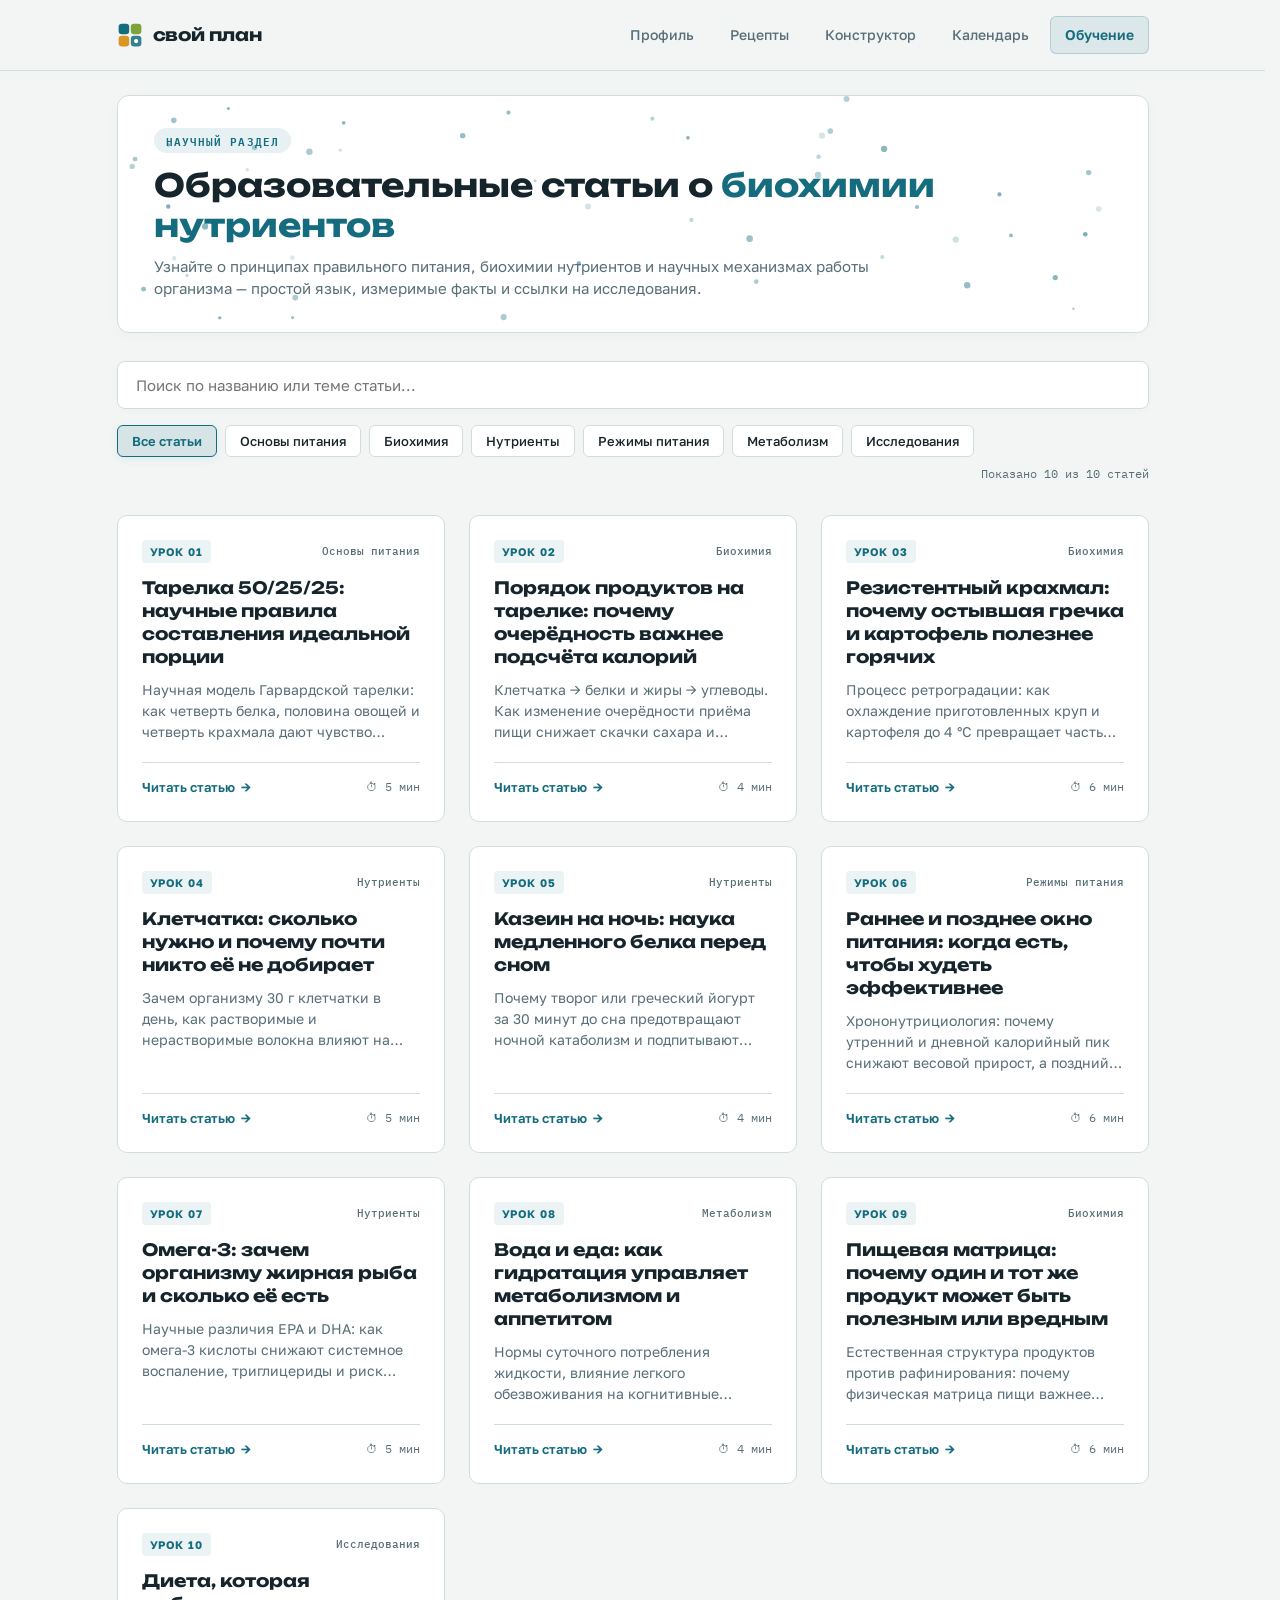
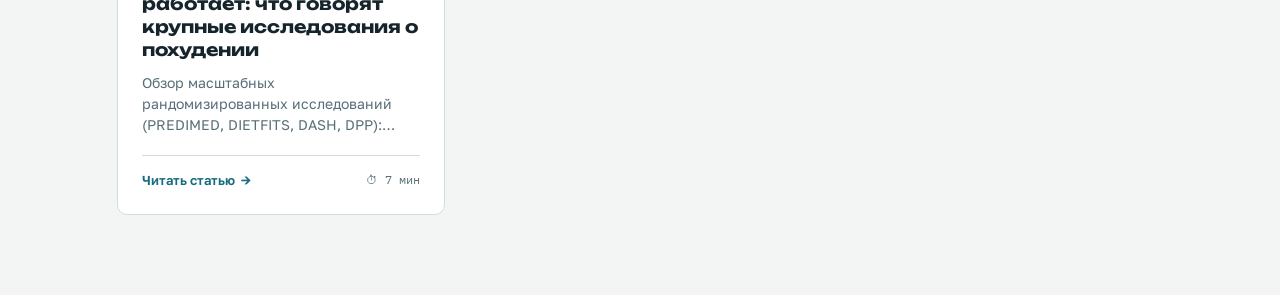
<file: education.html>
<!doctype html>
<html lang="ru">
<head>
<meta charset="utf-8">
<meta name="viewport" content="width=device-width, initial-scale=1, viewport-fit=cover">
<title>Обучение — Meal Prep</title>
<link rel="icon" type="image/png" sizes="256x256" href="favicon.png">
<link rel="preconnect" href="https://fonts.googleapis.com">
<link rel="icon" type="image/png" sizes="256x256" href="favicon.png">
<link rel="preconnect" href="https://fonts.gstatic.com" crossorigin>
<link href="https://fonts.googleapis.com/css2?family=Unbounded:wght@500;700&family=Golos+Text:wght@400;500;600;700&family=IBM+Plex+Mono:wght@400;500;600&display=swap" rel="stylesheet">
<link rel="stylesheet" href="style.css">
<style>
/* ==========================================================================
   Премиальные стили для образовательного модуля
   ========================================================================== */

/* Герой страницы */
.edu-hero {
  background: linear-gradient(135deg, rgba(20, 108, 126, 0.08) 0%, rgba(242, 245, 244, 0.6) 100%);
  border: 1px solid var(--line);
  border-radius: 12px;
  padding: 40px 36px;
  margin-top: 32px;
  margin-bottom: 32px;
  box-shadow: 0 4px 20px rgba(0,0,0,0.02);
  position: relative;
  overflow: hidden;
}
.edu-hero::before {
  content: '';
  position: absolute;
  top: -40px; right: -40px;
  width: 220px; height: 220px;
  background: radial-gradient(circle, rgba(20, 108, 126, 0.12) 0%, transparent 70%);
  border-radius: 50%;
  pointer-events: none;
}
.edu-eyebrow {
  display: inline-flex;
  align-items: center;
  gap: 8px;
  font-family: var(--mono);
  font-size: 11.5px;
  letter-spacing: .12em;
  text-transform: uppercase;
  color: var(--brine);
  font-weight: 600;
  background: rgba(20, 108, 126, 0.1);
  padding: 4px 12px;
  border-radius: 20px;
  margin-bottom: 16px;
}
.edu-hero h1 {
  font-family: var(--disp);
  font-size: clamp(26px, 4.5vw, 38px);
  line-height: 1.15;
  color: var(--steel);
  margin: 0 0 12px;
}
.edu-hero p {
  color: var(--slate);
  font-size: 17px;
  line-height: 1.5;
  max-width: 680px;
  margin: 0;
}

/* Панель фильтров и поиска */
.edu-controls {
  display: flex;
  flex-direction: column;
  gap: 16px;
  margin-bottom: 32px;
}
.edu-search-wrap {
  position: relative;
  max-width: 100%;
}
.edu-search-input {
  width: 100%;
  padding: 14px 18px 14px 44px;
  font-family: var(--body);
  font-size: 15px;
  color: var(--steel);
  background: #fff;
  border: 1px solid var(--line);
  border-radius: 8px;
  outline: none;
  transition: all .2s ease;
  box-shadow: 0 2px 8px rgba(0,0,0,0.02);
}
.edu-search-input:focus {
  border-color: var(--brine);
  box-shadow: 0 0 0 3px rgba(20, 108, 126, 0.12);
}
.edu-search-icon {
  position: absolute;
  left: 16px; top: 50%;
  transform: translateY(-50%);
  color: var(--slate);
  font-size: 16px;
  pointer-events: none;
}
.edu-tags {
  display: flex;
  flex-wrap: wrap;
  gap: 8px;
  align-items: center;
}
.edu-tag-btn {
  font-family: var(--body);
  font-size: 13px;
  font-weight: 500;
  color: var(--steel);
  background: #FFFFFF;
  border: 1px solid var(--line);
  padding: 7px 14px;
  border-radius: 6px;
  cursor: pointer;
  transition: all .18s cubic-bezier(0.16, 1, 0.3, 1);
  user-select: none;
}
.edu-tag-btn:hover {
  border-color: var(--brine);
  color: var(--brine);
  transform: translateY(-1px);
}
.edu-tag-btn.active {
  background: rgba(20, 108, 126, 0.12);
  color: var(--brine);
  border-color: var(--brine);
  font-weight: 600;
  box-shadow: 0 2px 8px rgba(20, 108, 126, 0.08);
}
.edu-count-badge {
  margin-left: auto;
  font-family: var(--mono);
  font-size: 12px;
  color: var(--slate);
  align-self: center;
}

/* Сетка карточек */
.article-grid {
  display: grid;
  grid-template-columns: repeat(auto-fill, minmax(320px, 1fr));
  gap: 24px;
}
.article-card {
  border: 1px solid var(--line);
  border-radius: 10px;
  background: #fff;
  padding: 24px;
  cursor: pointer;
  transition: all .25s cubic-bezier(0.16, 1, 0.3, 1);
  display: flex;
  flex-direction: column;
  position: relative;
  overflow: hidden;
}
.article-card::before {
  content: '';
  position: absolute;
  top: 0; left: 0; right: 0;
  height: 3px;
  background: var(--brine);
  opacity: 0;
  transition: opacity .25s ease;
}
.article-card:hover {
  border-color: var(--brine);
  transform: translateY(-4px);
  box-shadow: 0 12px 32px rgba(20, 108, 126, 0.12);
}
.article-card:hover::before {
  opacity: 1;
}

.article-card-meta {
  display: flex;
  justify-content: space-between;
  align-items: center;
  margin-bottom: 14px;
  gap: 8px;
}
.article-card-num {
  font-family: var(--body);
  font-size: 11px;
  color: var(--brine);
  background: rgba(20, 108, 126, 0.08);
  padding: 3px 8px;
  border-radius: 4px;
  letter-spacing: .08em;
  text-transform: uppercase;
  font-weight: 700;
  font-feature-settings: "zero" 0;
}
.article-card-category {
  font-family: var(--mono);
  font-size: 11px;
  color: var(--slate);
  font-weight: 500;
}
.article-card h2 {
  font-family: var(--disp);
  font-size: 17px;
  margin: 0 0 10px;
  line-height: 1.35;
  color: var(--steel);
  transition: color .2s;
}
.article-card:hover h2 {
  color: var(--brine);
}
.article-card-excerpt {
  font-size: 14px;
  line-height: 1.5;
  color: var(--slate);
  margin-bottom: 20px;
  display: -webkit-box;
  -webkit-line-clamp: 3;
  -webkit-box-orient: vertical;
  overflow: hidden;
}
.article-card-footer {
  margin-top: auto;
  padding-top: 14px;
  border-top: 1px solid var(--line);
  display: flex;
  justify-content: space-between;
  align-items: center;
  font-size: 13px;
}
.article-card-read {
  color: var(--brine);
  font-weight: 600;
  display: flex;
  align-items: center;
  gap: 6px;
}
.article-card-read .arrow {
  transition: transform .2s ease;
  display: inline-block;
}
.article-card:hover .article-card-read .arrow {
  transform: translateX(4px);
}
.article-card-time {
  font-family: var(--mono);
  font-size: 11.5px;
  color: var(--slate);
}

/* Пустое состояние поиска */
.edu-empty-state {
  grid-column: 1 / -1;
  text-align: center;
  padding: 60px 20px;
  background: #fff;
  border: 1px dashed var(--line);
  border-radius: 10px;
  color: var(--slate);
}
.edu-empty-state h3 {
  font-family: var(--disp);
  font-size: 18px;
  color: var(--steel);
  margin: 12px 0 6px;
}

/* Модальное окно чтения */
.article-modal-backdrop {
  position: fixed;
  top: 0; left: 0; right: 0; bottom: 0;
  background: rgba(15, 23, 42, 0.55);
  backdrop-filter: blur(10px);
  -webkit-backdrop-filter: blur(10px);
  z-index: 1000;
  display: none;
  opacity: 0;
  transition: opacity .25s ease;
  overflow-y: auto;
  padding: 24px 16px;
}
.article-modal-backdrop.show {
  display: block;
  opacity: 1;
}
.article-modal {
  background: #fff;
  max-width: 760px;
  margin: 20px auto;
  border-radius: 12px;
  border: 1px solid var(--line);
  box-shadow: 0 24px 64px rgba(0,0,0,0.18);
  position: relative;
  transform: translateY(20px);
  transition: transform .3s cubic-bezier(0.16, 1, 0.3, 1);
  overflow: hidden;
}
.article-modal-backdrop.show .article-modal {
  transform: translateY(0);
}
.article-modal-header {
  padding: 18px 28px;
  border-bottom: 1px solid var(--line);
  display: flex;
  justify-content: space-between;
  align-items: center;
  position: sticky;
  top: 0;
  background: rgba(255,255,255,0.95);
  backdrop-filter: blur(8px);
  z-index: 2;
}
.article-modal-header-meta {
  display: flex;
  align-items: center;
  gap: 10px;
}
.article-modal-close {
  background: var(--frost);
  border: 1px solid var(--line);
  width: 36px; height: 36px;
  border-radius: 50%;
  cursor: pointer;
  display: flex; align-items: center; justify-content: center;
  font-size: 20px; color: var(--slate);
  transition: all .15s ease;
  line-height: 1;
}
.article-modal-close:hover {
  background: var(--line);
  color: var(--steel);
  transform: rotate(90deg);
}
.article-body {
  padding: 36px 40px 48px;
  font-size: 16.5px;
  line-height: 1.7;
  color: var(--steel);
}
.article-body h1 {
  font-family: var(--disp);
  font-size: clamp(22px, 3.5vw, 28px);
  margin-top: 0;
  margin-bottom: 24px;
  line-height: 1.3;
  color: var(--steel);
}
.article-body h2 {
  font-family: var(--disp);
  font-size: 20px;
  margin-top: 40px;
  margin-bottom: 16px;
  color: var(--steel);
  border-top: 1px solid var(--line);
  padding-top: 24px;
}
.article-body h3 {
  font-size: 17px;
  margin-top: 26px;
  margin-bottom: 12px;
  font-weight: 600;
  color: var(--steel);
}
.article-body p {
  margin-bottom: 18px;
}
.article-body ul {
  padding-left: 24px;
  margin-bottom: 22px;
}
.article-body li {
  margin-bottom: 10px;
}
.article-body strong {
  font-weight: 600;
  color: var(--steel);
}

/* Навигация внизу статьи */
.article-modal-nav {
  padding: 20px 28px;
  background: #FAFDFC;
  border-top: 1px solid var(--line);
  display: flex;
  justify-content: space-between;
  align-items: center;
  gap: 12px;
}
.article-nav-btn {
  font-family: var(--body);
  font-size: 13.5px;
  font-weight: 500;
  color: var(--brine);
  background: #fff;
  border: 1px solid var(--line);
  padding: 9px 16px;
  border-radius: 6px;
  cursor: pointer;
  transition: all .15s ease;
  display: flex;
  align-items: center;
  gap: 6px;
}
.article-nav-btn:hover {
  border-color: var(--brine);
  background: var(--ing-bg);
}
.article-nav-btn:disabled {
  opacity: 0.4;
  cursor: not-allowed;
  border-color: var(--line);
  background: #fff;
  color: var(--slate);
}

@media (max-width: 640px) {
  .edu-hero {
    padding: 24px 20px;
  }
  .article-body {
    padding: 24px 20px 36px;
  }
  .article-modal-header {
    padding: 14px 18px;
  }
  .edu-count-badge {
    margin-left: 0;
    width: 100%;
  }
}
</style>
</head>
<body>
<header class="top">
  <div class="wrap">
    <a class="mark" href="index.html" aria-label="свой план">
      <svg class="mark-icon" width="26" height="26" viewBox="0 0 32 32" fill="none" xmlns="http://www.w3.org/2000/svg">
        <rect x="2" y="2" width="13" height="13" rx="4" fill="#146C7E"/>
        <rect x="17" y="2" width="13" height="13" rx="4" fill="#7FA23C"/>
        <rect x="2" y="17" width="13" height="13" rx="4" fill="#D9971F"/>
        <rect x="17" y="17" width="13" height="13" rx="4" fill="#146C7E" fill-opacity="0.85"/>
        <circle cx="23.5" cy="23.5" r="2.5" fill="#FFFFFF"/>
      </svg>
      <span>свой план</span>
    </a>
    <nav class="nav">
      <a href="profile.html">Профиль</a>
      <a href="index.html">Рецепты</a>
      <a href="plan.html">Конструктор</a>
      <a href="calendar.html">Календарь</a>
      <a href="education.html" aria-current="page">Обучение</a>
    </nav>
  </div>
</header>

<main class="wrap" style="padding-bottom: 80px;">
  <!-- Герой с частицами внутри карточки -->
  <section class="hero-box" id="hero-box">
    <div class="hero-eyebrow">НАУЧНЫЙ РАЗДЕЛ</div>
    <h1>Образовательные статьи о <em>биохимии нутриентов</em></h1>
    <p class="lede">Узнайте о принципах правильного питания, биохимии нутриентов и научных механизмах работы организма — простой язык, измеримые факты и ссылки на исследования.</p>
  </section>

  <!-- Панель управления -->
  <section class="edu-controls">
    <div class="edu-search-wrap">
      <input type="text" id="edu-search" class="edu-search-input" style="padding-left:18px;" placeholder="Поиск по названию или теме статьи..." oninput="handleSearch()">
    </div>
    
    <div class="edu-tags">
      <button class="edu-tag-btn active" data-tag="all" onclick="filterByTag('all')">Все статьи</button>
      <button class="edu-tag-btn" data-tag="Основы питания" onclick="filterByTag('Основы питания')">Основы питания</button>
      <button class="edu-tag-btn" data-tag="Биохимия" onclick="filterByTag('Биохимия')">Биохимия</button>
      <button class="edu-tag-btn" data-tag="Нутриенты" onclick="filterByTag('Нутриенты')">Нутриенты</button>
      <button class="edu-tag-btn" data-tag="Режимы питания" onclick="filterByTag('Режимы питания')">Режимы питания</button>
      <button class="edu-tag-btn" data-tag="Метаболизм" onclick="filterByTag('Метаболизм')">Метаболизм</button>
      <button class="edu-tag-btn" data-tag="Исследования" onclick="filterByTag('Исследования')">Исследования</button>
      <span class="edu-count-badge" id="edu-count">Загрузка...</span>
    </div>
  </section>
  
  <!-- Сетка статей -->
  <div class="article-grid" id="articles-container"></div>
</main>

<!-- Модальное окно чтения -->
<div class="article-modal-backdrop" id="article-modal">
  <div class="article-modal">
    <div class="article-modal-header">
      <div class="article-modal-header-meta">
        <span class="article-card-num" id="article-modal-num"></span>
        <span class="article-card-category" id="article-modal-cat"></span>
      </div>
      <button class="article-modal-close" onclick="closeArticleModal()" aria-label="Закрыть">×</button>
    </div>
    <div class="article-body" id="article-modal-body"></div>
    <div class="article-modal-nav">
      <button class="article-nav-btn" id="art-prev-btn" onclick="navArticle(-1)">← Предыдущий урок</button>
      <button class="article-nav-btn" id="art-next-btn" onclick="navArticle(1)">Следующий урок →</button>
    </div>
  </div>
</div>

<script src="data-articles.js"></script>
<script src="particles.js"></script>
<script>
  // Метаданные по категориям, времени и выдержкам
  var ARTICLE_META = {
    'art-1': { cat: 'Основы питания', time: '5 мин', excerpt: 'Научная модель Гарвардской тарелки: как четверть белка, половина овощей и четверть крахмала дают чувство сытости и контроль веса без подсчёта калорий.' },
    'art-2': { cat: 'Биохимия', time: '4 мин', excerpt: 'Клетчатка → белки и жиры → углеводы. Как изменение очерёдности приёма пищи снижает скачки сахара и инсулина в крови до 70%.' },
    'art-3': { cat: 'Биохимия', time: '6 мин', excerpt: 'Процесс ретроградации: как охлаждение приготовленных круп и картофеля до 4 °C превращает часть крахмала в суперфуд для микробиоты.' },
    'art-4': { cat: 'Нутриенты', time: '5 мин', excerpt: 'Зачем организму 30 г клетчатки в день, как растворимые и нерастворимые волокна влияют на холестерин, сытость и продолжительность жизни.' },
    'art-5': { cat: 'Нутриенты', time: '4 мин', excerpt: 'Почему творог или греческий йогурт за 30 минут до сна предотвращают ночной катаболизм и подпитывают мышцы аминокислотами 7–8 часов.' },
    'art-6': { cat: 'Режимы питания', time: '6 мин', excerpt: 'Хрононутрициология: почему утренний и дневной калорийный пик снижают весовой прирост, а поздний ужин блокирует выработку инсулина.' },
    'art-7': { cat: 'Нутриенты', time: '5 мин', excerpt: 'Научные различия EPA и DHA: как омега-3 кислоты снижают системное воспаление, триглицериды и риск сердечно-сосудистых патологий.' },
    'art-8': { cat: 'Метаболизм', time: '4 мин', excerpt: 'Нормы суточного потребления жидкости, влияние легкого обезвоживания на когнитивные функции и рецепторы голода.' },
    'art-9': { cat: 'Биохимия', time: '6 мин', excerpt: 'Естественная структура продуктов против рафинирования: почему физическая матрица пищи важнее извлеченных изолированных нутриентов.' },
    'art-10': { cat: 'Исследования', time: '7 мин', excerpt: 'Обзор масштабных рандомизированных исследований (PREDIMED, DIETFITS, DASH, DPP): какие принципы дают стойкий результат без срывов.' }
  };

  var currentTag = 'all';
  var searchQuery = '';
  var currentArticleId = null;

  function esc(s) {
    if (!s) return '';
    return String(s)
      .replace(/&/g, '&amp;')
      .replace(/</g, '&lt;')
      .replace(/>/g, '&gt;')
      .replace(/"/g, '&quot;')
      .replace(/'/g, '&#39;');
  }

  function filterByTag(tag) {
    currentTag = tag;
    Array.prototype.forEach.call(document.querySelectorAll('.edu-tag-btn'), function(btn) {
      btn.classList.toggle('active', btn.dataset.tag === tag);
    });
    renderArticles();
  }

  function handleSearch() {
    searchQuery = (document.getElementById('edu-search').value || '').trim().toLowerCase();
    renderArticles();
  }

  function renderArticles() {
    var container = document.getElementById('articles-container');
    var countBadge = document.getElementById('edu-count');
    if (!container) return;
    
    if (typeof ARTICLES === 'undefined' || !ARTICLES || !ARTICLES.length) {
      container.innerHTML = '<div class="edu-empty-state"><h3>Статьи загружаются...</h3></div>';
      return;
    }
    
    var filtered = ARTICLES.filter(function(art, index) {
      var meta = ARTICLE_META[art.id] || { cat: 'Обучение', time: '5 мин', excerpt: '' };
      
      // Фильтр по тегу
      if (currentTag !== 'all' && meta.cat !== currentTag) return false;
      
      // Фильтр по поисковому запросу
      if (searchQuery) {
        var matchTitle = art.title.toLowerCase().indexOf(searchQuery) !== -1;
        var matchExcerpt = meta.excerpt.toLowerCase().indexOf(searchQuery) !== -1;
        var matchCat = meta.cat.toLowerCase().indexOf(searchQuery) !== -1;
        if (!matchTitle && !matchExcerpt && !matchCat) return false;
      }
      
      return true;
    });

    if (countBadge) {
      countBadge.textContent = 'Показано ' + filtered.length + ' из ' + ARTICLES.length + ' статей';
    }

    if (!filtered.length) {
      container.innerHTML = '<div class="edu-empty-state">' +
        '<h3>Ничего не найдено</h3>' +
        '<p style="margin: 6px 0 16px;">Попробуйте изменить поисковый запрос или выбрать другую категорию.</p>' +
        '<button class="edu-tag-btn active" onclick="resetFilters()">Сбросить фильтры</button>' +
      '</div>';
      return;
    }
    
    container.innerHTML = filtered.map(function(art) {
      var fullIndex = ARTICLES.indexOf(art);
      var num = String(fullIndex + 1).padStart(2, '0');
      var meta = ARTICLE_META[art.id] || { cat: 'Обучение', time: '5 мин', excerpt: '' };

      return '<div class="article-card" onclick="openArticleModal(\'' + art.id + '\')">' +
               '<div class="article-card-meta">' +
                 '<span class="article-card-num">Урок ' + num + '</span>' +
                 '<span class="article-card-category">' + esc(meta.cat) + '</span>' +
               '</div>' +
               '<h2>' + esc(art.title) + '</h2>' +
               '<div class="article-card-excerpt">' + esc(meta.excerpt) + '</div>' +
               '<div class="article-card-footer">' +
                 '<span class="article-card-read">Читать статью <span class="arrow">→</span></span>' +
                 '<span class="article-card-time">⏱ ' + esc(meta.time) + '</span>' +
               '</div>' +
             '</div>';
    }).join('');
  }

  function resetFilters() {
    currentTag = 'all';
    searchQuery = '';
    document.getElementById('edu-search').value = '';
    Array.prototype.forEach.call(document.querySelectorAll('.edu-tag-btn'), function(btn) {
      btn.classList.toggle('active', btn.dataset.tag === 'all');
    });
    renderArticles();
  }

  function openArticleModal(id) {
    if (typeof ARTICLES === 'undefined' || !ARTICLES) return;
    var art = ARTICLES.find(function(a) { return a.id === id; });
    if (!art) return;
    
    currentArticleId = id;
    var index = ARTICLES.indexOf(art);
    var num = String(index + 1).padStart(2, '0');
    var meta = ARTICLE_META[art.id] || { cat: 'Обучение', time: '5 мин' };
    
    document.getElementById('article-modal-num').textContent = 'Урок ' + num;
    document.getElementById('article-modal-cat').textContent = meta.cat + ' · ⏱ ' + meta.time;
    document.getElementById('article-modal-body').innerHTML = '<h1>' + esc(art.title) + '</h1>' + art.html;
    
    // Кнопки навигации по урокам
    var prevBtn = document.getElementById('art-prev-btn');
    var nextBtn = document.getElementById('art-next-btn');
    if (prevBtn) prevBtn.disabled = (index === 0);
    if (nextBtn) nextBtn.disabled = (index === ARTICLES.length - 1);

    document.getElementById('article-modal').classList.add('show');
    document.body.style.overflow = 'hidden';
  }

  function navArticle(dir) {
    if (!currentArticleId || typeof ARTICLES === 'undefined') return;
    var index = ARTICLES.findIndex(function(a) { return a.id === currentArticleId; });
    if (index === -1) return;
    var targetIndex = index + dir;
    if (targetIndex >= 0 && targetIndex < ARTICLES.length) {
      openArticleModal(ARTICLES[targetIndex].id);
      document.querySelector('.article-modal-backdrop').scrollTop = 0;
    }
  }

  function closeArticleModal() {
    document.getElementById('article-modal').classList.remove('show');
    document.body.style.overflow = '';
  }

  document.getElementById('article-modal').addEventListener('pointerdown', function(e) {
    if (e.target === this) {
      closeArticleModal();
    }
  });

  document.addEventListener('keydown', function(e) {
    if (e.key === 'Escape') closeArticleModal();
    if (e.key === 'ArrowLeft' && document.getElementById('article-modal').classList.contains('show')) navArticle(-1);
    if (e.key === 'ArrowRight' && document.getElementById('article-modal').classList.contains('show')) navArticle(1);
  });

  function startPage() {
    renderArticles();
    if (typeof initParticles === 'function') {
      initParticles('hero-box', { color: '#146C7E', quantity: 50, size: 1.3 });
    }
  }

  if (document.readyState === 'loading') {
    document.addEventListener('DOMContentLoaded', startPage);
  } else {
    startPage();
  }
</script>
</body>
</html>
</file>
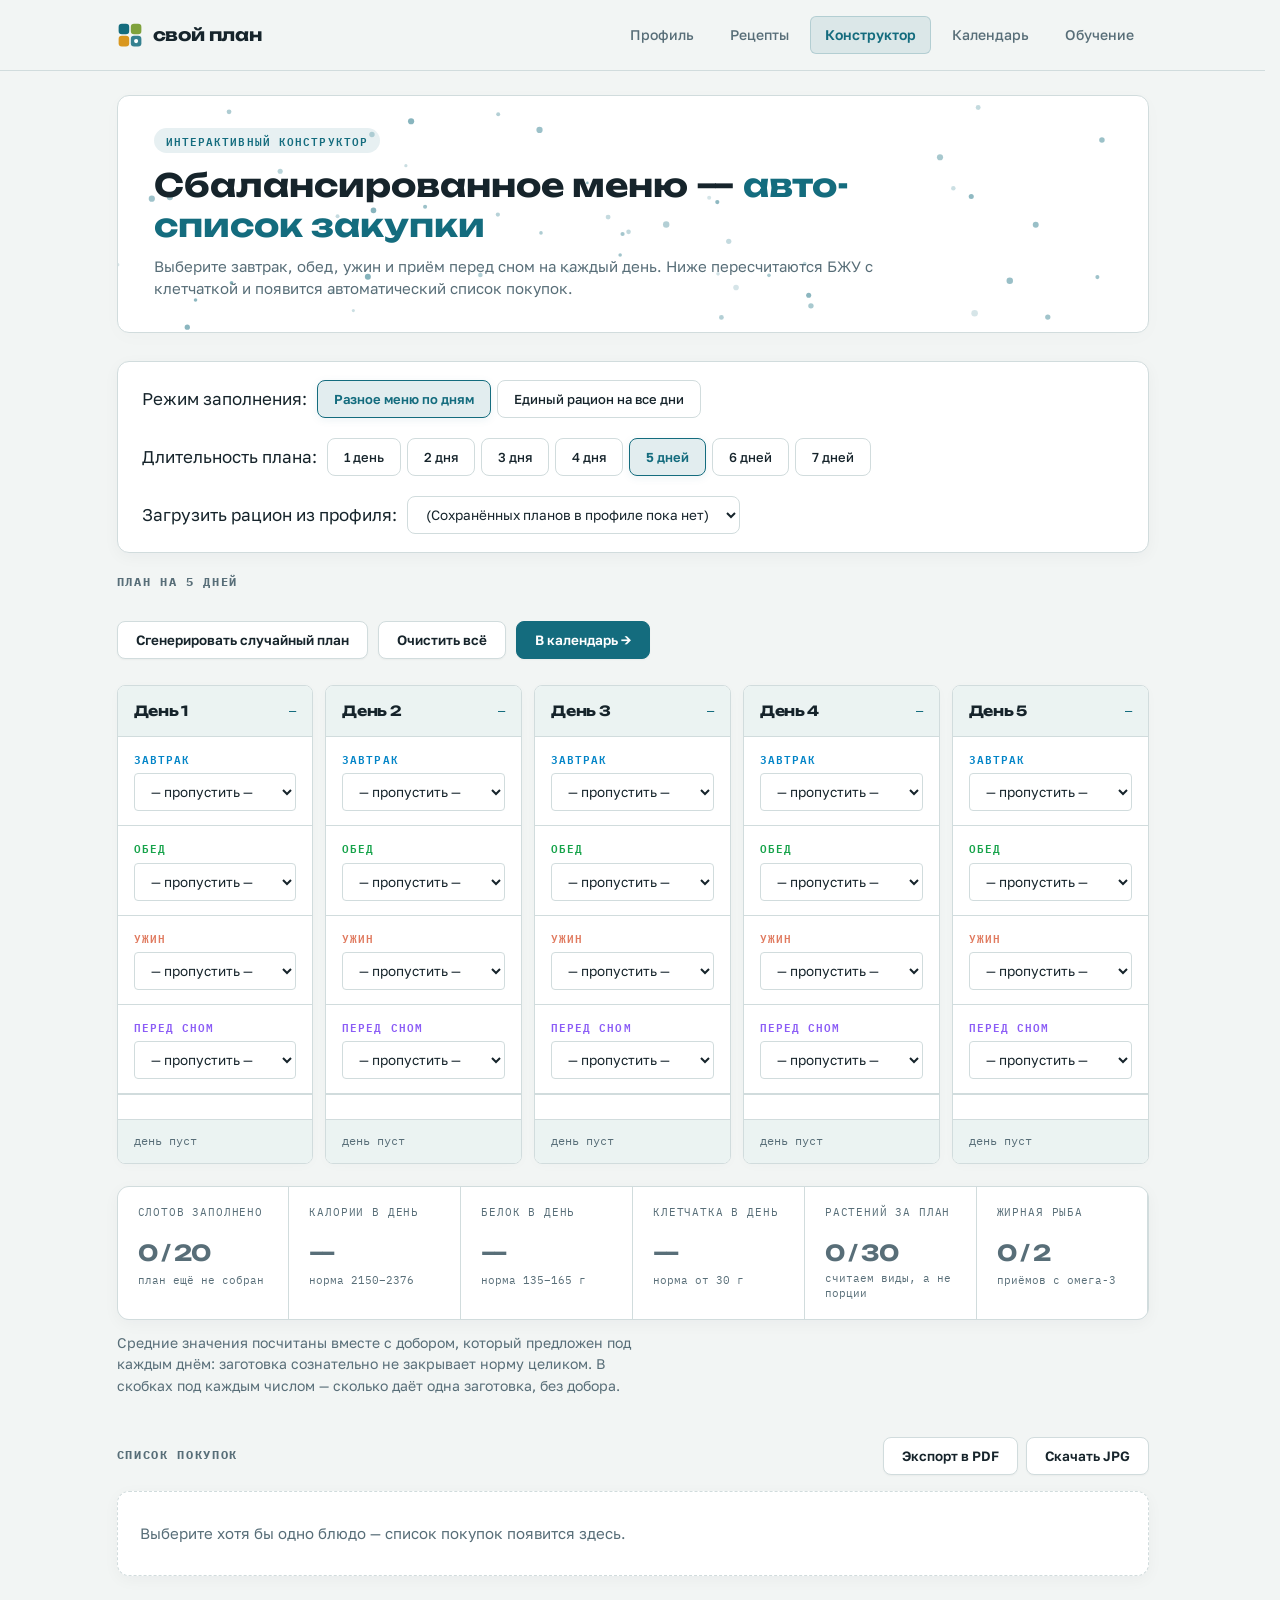
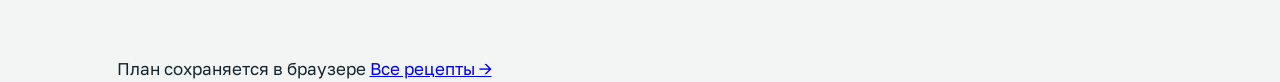
<file: plan.html>
<!doctype html>
<html lang="ru">
<head>
<meta charset="utf-8">
<meta name="viewport" content="width=device-width, initial-scale=1, viewport-fit=cover">
<title>Конструктор — четыре приёма пищи на 5 дней</title>
<meta name="description" content="Соберите пять дней из завтраков, обедов, ужинов и приёмов перед сном. Список покупок формируется автоматически и делится на заходы: комплект из четырёх блюд за один раз.">
<link rel="icon" type="image/png" sizes="256x256" href="favicon.png">
<link rel="preconnect" href="https://fonts.googleapis.com">
<link rel="icon" type="image/png" sizes="256x256" href="favicon.png">
<link rel="preconnect" href="https://fonts.gstatic.com" crossorigin>
<link href="https://fonts.googleapis.com/css2?family=Unbounded:wght@500;700&family=Golos+Text:wght@400;500;600&family=IBM+Plex+Mono:wght@400;500&display=swap" rel="stylesheet">
<link rel="stylesheet" href="style.css">
<style>
/* ---- единый блок конструктора без двойных рамок ---- */
.grid {
  display: grid;
  gap: 16px;
  width: 100%;
  max-width: 100%;
  box-sizing: border-box;
}
@media(min-width:900px){
  .grid { grid-template-columns: repeat(5, minmax(0, 1fr)); gap: 12px; }
}

.col {
  border: 1px solid var(--line);
  border-radius: 8px;
  background: var(--frost);
  overflow: hidden;
  box-shadow: 0 2px 12px rgba(0, 0, 0, 0.02);
}

.col-h {
  display: flex;
  justify-content: space-between;
  align-items: center;
  gap: 10px;
  padding: 14px 16px;
  border-bottom: 1px solid var(--line);
  background: var(--ing-bg);
}
.col-h b {
  font-family: var(--disp);
  font-size: 14px;
  color: var(--steel);
  letter-spacing: -.02em;
}
.col-h em {
  font-style: normal;
  font-family: var(--mono);
  font-size: 11.5px;
  color: var(--brine);
  font-weight: 600;
}

/* Стыковка слотов без двойных границ и без угловых зазоров */
.slot {
  padding: 14px 16px;
  border: none;
  border-bottom: 1px solid var(--line);
  border-radius: 0 !important;
  background: transparent;
  box-sizing: border-box;
}
.slot:last-of-type {
  border-bottom: 0;
}
.slot label {
  display: block;
  font-family: var(--mono);
  font-size: 10.5px;
  letter-spacing: .1em;
  text-transform: uppercase;
  color: var(--slate);
  margin-bottom: 6px;
  font-weight: 600;
}
.slot select {
  width: 100%;
  height: 38px;
  font-family: var(--body);
  font-size: 13.5px;
  color: var(--steel);
  padding: 0 12px;
  border: 1px solid var(--line);
  border-radius: 4px;
  background: #FFFFFF;
  cursor: pointer;
  box-sizing: border-box;
  transition: border-color .15s;
}
.slot select:hover, .slot select:focus {
  border-color: var(--brine);
  outline: none;
}
.slot.b label { color: var(--badge-b); }
.slot.l label { color: var(--badge-l); }
.slot.d label { color: var(--badge-d); }
.slot.n label { color: var(--badge-n); }

/* Добрать до нормы */
.adds {
  padding: 12px 16px;
  border-top: 1px solid var(--line);
  background: var(--frost);
}
.adds em {
  display: block;
  font-style: normal;
  font-family: var(--mono);
  font-size: 10.5px;
  letter-spacing: .08em;
  text-transform: uppercase;
  color: var(--slate);
  margin-bottom: 6px;
}
.adds u {
  display: block;
  text-decoration: none;
  font-size: 13px;
  line-height: 1.45;
  color: var(--steel);
}
.adds u span {
  font-family: var(--mono);
  font-size: 11px;
  color: var(--slate);
}
.adds .none {
  font-size: 13px;
  color: var(--badge-l);
  margin: 0;
}

.col-f {
  padding: 12px 16px;
  border-top: 1px solid var(--line);
  font-family: var(--mono);
  font-size: 12px;
  color: var(--slate);
  background: var(--ing-bg);
}
.col-f b {
  color: var(--steel);
  font-weight: 600;
}
.col-f i {
  display: block;
  font-style: normal;
  margin-top: 4px;
  font-size: 11px;
}

/* 4 слота в режиме Единый рацион — бесшовная стыковка без дыр */
.repeat-slots-grid {
  display: grid;
  grid-template-columns: repeat(4, 1fr);
  gap: 0;
  margin: 0;
  padding: 0;
  background: var(--frost);
}
.repeat-slots-grid .slot {
  border: 0 !important;
  border-right: 1px solid var(--line) !important;
  border-radius: 0 !important;
  background: transparent;
  padding: 16px;
}
.repeat-slots-grid .slot:last-child {
  border-right: 0 !important;
}
@media (max-width: 900px) {
  .repeat-slots-grid {
    grid-template-columns: repeat(2, 1fr);
  }
  .repeat-slots-grid .slot:nth-child(1),
  .repeat-slots-grid .slot:nth-child(2) {
    border-bottom: 1px solid var(--line) !important;
  }
  .repeat-slots-grid .slot:nth-child(2) {
    border-right: 0 !important;
  }
}
@media (max-width: 540px) {
  .repeat-slots-grid {
    grid-template-columns: 1fr;
  }
  .repeat-slots-grid .slot {
    border-right: 0 !important;
    border-bottom: 1px solid var(--line) !important;
  }
  .repeat-slots-grid .slot:last-child {
    border-bottom: 0 !important;
  }
}

/* ---- итог недели ---- */
.tot{display:grid; gap:1px; margin-top:22px; background:var(--line);
  border:1px solid var(--line); border-radius:12px; overflow:hidden;
  box-shadow:0 4px 16px rgba(22, 36, 43, 0.04)}
@media(min-width:620px){.tot{grid-template-columns:repeat(3,1fr)}}
@media(min-width:940px){.tot{grid-template-columns:repeat(6,1fr)}}
.tot div{background:#FFFFFF; padding:18px 20px; display:flex; flex-direction:column; justify-content:flex-start; box-sizing:border-box}
.tot span{display:flex; align-items:flex-start; font-family:var(--mono); font-size:10.5px; letter-spacing:.08em;
  text-transform:uppercase; color:var(--slate); margin-bottom:8px; min-height:28px; line-height:1.35}
.tot b{font-family:var(--disp); font-size:22px; letter-spacing:-.02em; line-height:1.1; margin-bottom:6px}
.tot i{display:flex; align-items:flex-start; font-style:normal; font-family:var(--mono); font-size:11px;
  color:var(--slate); margin-top:auto; min-height:28px; line-height:1.35}
/* попадание в норму: цвет ведёт глаз, подпись рядом объясняет — на цвет одна
   опора не годится, страницу читают и в чёрно-белой печати */
.g-ok{color:#3E7A2E} .g-low{color:#A8471C} .g-high{color:#A8471C}
.g-partial{color:var(--slate)}
.tot-note{margin:12px 0 0; max-width:60ch; font-size:14px; color:var(--slate)}

/* ---- заходы в магазин ---- */
.run{border:1px solid var(--line); border-radius:12px; background:#FFFFFF;
  box-shadow:0 4px 16px rgba(22, 36, 43, 0.04);
  overflow:hidden; margin-bottom:20px}
.run-h{display:flex; align-items:baseline; gap:10px 16px; flex-wrap:wrap;
  padding:18px 22px; border-bottom:1px solid var(--line); background:#F8FAFC}
.run-h b{font-family:var(--disp); font-size:17px; letter-spacing:-0.02em}
.run-h em{font-style:normal; font-family:var(--mono); font-size:12px; color:var(--slate)}
.mode-chips, .days-chips{display:flex; gap:6px; flex-wrap:wrap}
.saved-plans-select{padding:6px 12px; border:1px solid var(--line); border-radius:8px; font-family:inherit; font-size:13.5px; background:#FFFFFF; color:var(--steel); cursor:pointer}
.saved-plans-select:hover{border-color:var(--brine)}
.plan-deploy-panel{
  display:flex;
  flex-wrap:wrap;
  gap:20px;
  margin-bottom:20px;
}
.run-dish {
  display: flex;
  align-items: center;
  justify-content: space-between;
  gap: 12px;
  padding: 12px 22px;
  border-bottom: 1px solid var(--line);
  font-size: 14.5px;
}
.run-dish:last-child {
  border-bottom: 0;
}
.run-dish-title {
  display: flex;
  align-items: center;
  gap: 12px;
  flex: 1;
  min-width: 0;
}
.run-dish-title a {
  color: var(--steel);
  text-decoration: none;
  font-weight: 500;
  white-space: nowrap;
  overflow: hidden;
  text-overflow: ellipsis;
  transition: color .15s;
}
.run-dish-title a:hover {
  color: var(--brine);
}
.run-dish-qty {
  font-family: var(--mono);
  font-size: 11.5px;
  padding: 4px 10px;
  border-radius: 8px;
  background: var(--ing-bg);
  color: var(--brine);
  font-weight: 600;
  flex-shrink: 0;
  border: 1px solid var(--line);
}
.run-aisles{display:grid; gap:26px; padding:22px}
@media(min-width:700px){.run-aisles{grid-template-columns:repeat(2,1fr)}}
@media(min-width:1000px){.run-aisles{grid-template-columns:repeat(3,1fr)}}
.bar-ctl{display:flex; gap:10px; flex-wrap:wrap; align-items:center; margin-bottom:26px}
.hint{margin:0 0 26px; max-width:56ch; font-size:15px; color:var(--slate)}
.empty{padding:30px 22px; border:1px dashed var(--line); border-radius:12px;
  color:var(--slate); font-size:15px; background:#FFFFFF; box-shadow:0 4px 16px rgba(22, 36, 43, 0.04)}
</style>
</head>
<body>
<header class="top">
  <div class="wrap">
    <a class="mark" href="index.html" aria-label="свой план">
      <svg class="mark-icon" width="26" height="26" viewBox="0 0 32 32" fill="none" xmlns="http://www.w3.org/2000/svg">
        <rect x="2" y="2" width="13" height="13" rx="4" fill="#146C7E"/>
        <rect x="17" y="2" width="13" height="13" rx="4" fill="#7FA23C"/>
        <rect x="2" y="17" width="13" height="13" rx="4" fill="#D9971F"/>
        <rect x="17" y="17" width="13" height="13" rx="4" fill="#146C7E" fill-opacity="0.85"/>
        <circle cx="23.5" cy="23.5" r="2.5" fill="#FFFFFF"/>
      </svg>
      <span>свой план</span>
    </a>
    <nav class="nav">
      <a href="profile.html">Профиль</a>
      <a href="index.html">Рецепты</a>
      <a href="plan.html" aria-current="page">Конструктор</a>
      <a href="calendar.html">Календарь</a>
      <a href="education.html">Обучение</a>
    </nav>
  </div>
</header>

<main class="wrap" style="padding-bottom: 80px;">
  <section class="hero-box" id="hero-box">
    <div class="hero-eyebrow">ИНТЕРАКТИВНЫЙ КОНСТРУКТОР</div>
    <h1>Сбалансированное меню — <em>авто-список закупки</em></h1>
    <p class="lede">Выберите завтрак, обед, ужин и приём перед сном на каждый день. Ниже пересчитаются БЖУ с клетчаткой и появится автоматический список покупок.</p>
  </section>

  <div class="plan-deploy-panel noprint">
    <div class="deploy-group">
      <span class="lbl">Режим заполнения:</span>
      <div class="mode-chips" id="plan-mode-selector">
        <button class="chip" data-mode="custom" aria-pressed="true">Разное меню по дням</button>
        <button class="chip" data-mode="repeat">Единый рацион на все дни</button>
      </div>
    </div>
    <div class="deploy-group">
      <span class="lbl">Длительность плана:</span>
      <div class="days-chips" id="plan-days-selector">
        <button class="chip" data-days="1">1 день</button>
        <button class="chip" data-days="2">2 дня</button>
        <button class="chip" data-days="3">3 дня</button>
        <button class="chip" data-days="4">4 дня</button>
        <button class="chip" data-days="5" aria-pressed="true">5 дней</button>
        <button class="chip" data-days="6">6 дней</button>
        <button class="chip" data-days="7">7 дней</button>
      </div>
    </div>
    <div class="deploy-group">
      <span class="lbl">Загрузить рацион из профиля:</span>
      <select id="saved-plans-select" class="saved-plans-select" onchange="handleSelectSavedPlanInConstructor(this.value)">
        <option value="">— Выбрать рацион из профиля —</option>
      </select>
    </div>
  </div>

  <h2 class="sec-h" id="plan-title">План на 5 дней</h2>
  <div class="bar-ctl noprint">
    <button class="btn" id="preset">Сгенерировать случайный план</button>
    <button class="btn" id="clear">Очистить всё</button>
    <a class="btn btn-solid" href="calendar.html">В календарь →</a>
  </div>
  <div class="grid" id="grid"></div>
  <div class="tot" id="tot"></div>
  <p class="tot-note">Средние значения посчитаны вместе с добором, который предложен
    под каждым днём: заготовка сознательно не закрывает норму целиком. В скобках
    под каждым числом — сколько даёт одна заготовка, без добора.</p>

  <div style="display:flex; justify-content:space-between; align-items:center; flex-wrap:wrap; gap:12px; margin-top:40px; margin-bottom:16px" class="noprint" id="shopping">
    <h2 class="sec-h" style="margin:0">Список покупок</h2>
    <div style="display:flex; gap:8px; flex-wrap:wrap">
      <button class="btn" id="btn-export-pdf" onclick="exportShoppingPDF()">Экспорт в PDF</button>
      <button class="btn" id="btn-export-jpg" onclick="exportShoppingJPG()">Скачать JPG</button>
    </div>
  </div>
  <div id="runs"></div>
</main>

<footer class="foot wrap">
  <span>План сохраняется в браузере</span>
  <span><a href="index.html">Все рецепты →</a></span>
</footer>

<script src="data.js"></script>
<script src="dishes-b.js"></script>
<script src="dishes-l.js"></script>
<script src="dishes-d.js"></script>
<script src="dishes-n.js"></script>
<script src="app.js"></script>
<script src="profile.js"></script>
<script src="drawer.js"></script>
<script src="jspdf.umd.min.js"></script>
<script>
/* Готовый план подобран перебором: два захода, 20 приёмов из 20,
   30 видов растений и два рыбных приёма за рацион. Это отправная точка —
   любой слот можно поменять, счётчики внизу пересчитаются. */
var PRESET = {
  b: ['omelet-beans', 'oat-raspberry', 'omelet-beans', 'oat-raspberry', 'oat-raspberry'],
  l: ['lentil-rice', 'lentil-rice', 'tofu-soba-edamame', 'tofu-soba-edamame', 'tofu-soba-edamame'],
  d: ['egg-avocado-arugula', 'squid-cucumber', 'egg-avocado-arugula', 'squid-cucumber', 'squid-cucumber'],
  n: ['tvorog-egg-white', 'tvorog-egg-white', 'tvorog-egg-white', 'yogurt-flax', 'yogurt-flax']
};
var EMPTY = {};
MEALS.forEach(function (m) { EMPTY[m.key] = ['', '', '', '', '']; });

function clone(o) { return JSON.parse(JSON.stringify(o)); }

var planDaysCount = load('mp-plan-days', 5);
var rationMode = load('mp-plan-mode', 'custom');

(function initControls() {
  var dBox = document.getElementById('plan-days-selector');
  if (dBox) {
    var btn = dBox.querySelector('button[data-days="' + planDaysCount + '"]');
    if (btn) pressBtn(dBox, btn);
  }
  var mBox = document.getElementById('plan-mode-selector');
  if (mBox) {
    var btnM = mBox.querySelector('button[data-mode="' + rationMode + '"]');
    if (btnM) pressBtn(mBox, btnM);
  }
})();

document.getElementById('plan-days-selector').addEventListener('click', function (e) {
  var b = e.target.closest('button[data-days]');
  if (!b) return;
  planDaysCount = parseInt(b.dataset.days, 10);
  pressBtn(this, b);
  save('mp-plan-days', planDaysCount);
  drawGrid();
  refresh();
});

document.getElementById('plan-mode-selector').addEventListener('click', function (e) {
  var b = e.target.closest('button[data-mode]');
  if (!b) return;
  rationMode = b.dataset.mode;
  pressBtn(this, b);
  save('mp-plan-mode', rationMode);
  if (rationMode === 'repeat') {
    syncRepeatRation();
  }
  drawGrid();
  refresh();
});

function pressBtn(box, active) {
  box.querySelectorAll('button').forEach(function (x) {
    x.setAttribute('aria-pressed', x === active ? 'true' : 'false');
  });
}

function syncRepeatRation() {
  MEALS.forEach(function (m) {
    var firstVal = plan[m.key][0] || '';
    for (var i = 1; i < 7; i++) {
      plan[m.key][i] = firstVal;
    }
  });
  save('mp-plan', plan);
}

/* В браузере может лежать план, сохранённый до появления приёма перед сном,
   и в нём нет ключа n. Достраиваем недостающие ряды, иначе drawGrid падает. */
var plan = load('mp-plan', null) || clone(EMPTY);
MEALS.forEach(function (m) {
  if (!Array.isArray(plan[m.key])) plan[m.key] = ['', '', '', '', '', '', ''];
  for (var i = 0; i < 7; i++) if (typeof plan[m.key][i] !== 'string') plan[m.key][i] = '';
});
if (rationMode === 'repeat') {
  syncRepeatRation();
}

/* ---- сетка дней ---- */
function drawGrid() {
  var gridEl = document.getElementById('grid');
  var titleEl = document.getElementById('plan-title');
  if (titleEl) {
    titleEl.textContent = 'Свой план (на ' + planDaysCount + ' ' + plural(planDaysCount, 'день') + ')';
  }

  if (rationMode === 'repeat') {
    syncRepeatRation();
    gridEl.style.gridTemplateColumns = '1fr';

    var colHeader = 'Единая программа (на ' + planDaysCount + ' ' + plural(planDaysCount, 'день') + ')';

    gridEl.innerHTML = '<div class="col">' +
      '<div class="col-h"><b>' + esc(colHeader) + '</b><em id="kc0"></em></div>' +
      '<div class="repeat-slots-grid">' +
      MEALS.map(function (m) {
        return '<div class="slot ' + m.key + '">' +
          '<label for="s-' + m.key + '0">' + m.name + '</label>' +
          '<select id="s-' + m.key + '0" data-meal="' + m.key + '" data-day="0">' +
            '<option value="">— пропустить —</option>' +
            dishesFor(m.key).map(function (d) {
              var sel = plan[m.key][0] === d.id ? ' selected' : '';
              return '<option value="' + d.id + '"' + sel + '>' + esc(d.short) + '</option>';
            }).join('') +
          '</select></div>';
      }).join('') +
      '</div>' +
      '<div class="adds" id="a0"></div>' +
      '<div class="col-f" id="f0"></div>' +
    '</div>';
  } else {
    // В режиме «Разное меню» отображаем planDaysCount колонок
    gridEl.style.gridTemplateColumns = 'repeat(' + planDaysCount + ', minmax(0, 1fr))';

    var daysArr = [];
    for (var i = 0; i < planDaysCount; i++) {
      daysArr.push('День ' + (i + 1));
    }

    gridEl.innerHTML = daysArr.map(function (name, day) {
      return '<div class="col">' +
        '<div class="col-h"><b>' + name + '</b><em id="kc' + day + '"></em></div>' +
        MEALS.map(function (m) {
          return '<div class="slot ' + m.key + '">' +
            '<label for="s-' + m.key + day + '">' + m.name + '</label>' +
            '<select id="s-' + m.key + day + '" data-meal="' + m.key + '" data-day="' + day + '">' +
              '<option value="">— пропустить —</option>' +
              dishesFor(m.key).map(function (d) {
                var sel = plan[m.key][day] === d.id ? ' selected' : '';
                return '<option value="' + d.id + '"' + sel + '>' + esc(d.short) + '</option>';
              }).join('') +
            '</select></div>';
        }).join('') +
        '<div class="adds" id="a' + day + '"></div>' +
        '<div class="col-f" id="f' + day + '"></div>' +
      '</div>';
    }).join('');
  }

  Array.prototype.forEach.call(document.querySelectorAll('#grid select'), function (s) {
    s.addEventListener('change', function () {
      var mealKey = s.dataset.meal;
      var dayIdx = +s.dataset.day;
      plan[mealKey][dayIdx] = s.value;

      if (rationMode === 'repeat') {
        for (var i = 0; i < 7; i++) {
          plan[mealKey][i] = s.value;
        }
      }
      save('mp-plan', plan);
      refresh();
    });
  });
}

function refresh() {
  var sum = { p: 0, f: 0, c: 0, fib: 0, kcal: 0 };
  var raw = { p: 0, f: 0, c: 0, fib: 0, kcal: 0 };

  var pTitle = document.getElementById('plan-title');
  if (pTitle) pTitle.textContent = 'План на ' + planDaysCount + ' ' + plural(planDaysCount, 'день');

  for (var d = 0; d < planDaysCount; d++) {
    var t = dayTotals(plan, d);
    var add = t.n ? suggestAddons(t, d) : { items: [], sum: null };
    var s = add.sum || { p: 0, f: 0, c: 0, fib: 0, kcal: 0 };

    ['p', 'f', 'c', 'fib', 'kcal'].forEach(function (k) {
      raw[k] += t[k];
      sum[k] += t[k] + s[k];
    });

    var kcEl = document.getElementById('kc' + d);
    if (kcEl) kcEl.textContent = t.n ? (t.kcal + s.kcal) + ' ккал' : '—';

    var fEl = document.getElementById('f' + d);
    if (fEl) fEl.innerHTML = t.n
      ? '<b>' + (t.p + s.p) + '</b> Б · <b>' + (t.f + s.f) + '</b> Ж · <b>' +
        (t.c + s.c) + '</b> У' +
        '<i>клетчатка <b>' + (t.fib + s.fib) + '</b> г · заготовка ' +
        t.kcal + ' ккал</i>'
      : '<span class="warn">день пуст</span>';

    var aEl = document.getElementById('a' + d);
    if (aEl) aEl.innerHTML = !t.n
      ? ''
      : add.items.length
        ? '<em>Добрать · ' + add.sum.kcal + ' ккал</em>' +
          add.items.map(function (x) {
            return '<u>' + esc(x.n) + ' <span>' + esc(x.q) + '</span></u>';
          }).join('')
        : '<p class="none">Норма закрыта заготовкой — добирать нечего.</p>';
  }

  drawTotals(sum, raw);
  drawRuns();
}

function drawTotals(sum, raw) {
  var wc = weekCheck(plan, planDaysCount);
  var w = wc.totals;
  var full = wc.full;
  function st(state) { return full ? state : 'partial'; }
  function avg(x) { return Math.round(x / planDaysCount); }

  var totalSlots = MEALS.length * planDaysCount;

  document.getElementById('tot').innerHTML =
    cell('Слотов заполнено', w.filled + ' / ' + totalSlots,
         w.filled === totalSlots ? 'ok' : 'partial',
         w.filled === totalSlots ? 'план собран' : 'план ещё не собран') +
    cell('Калории в день', w.filled ? avg(sum.kcal) : '—',
         st(hit(avg(sum.kcal), PROFILE.kcal)),
         'норма ' + PROFILE.kcal.min + '–' + PROFILE.kcal.max +
         (w.filled ? ' · заготовка ' + avg(raw.kcal) : '')) +
    cell('Белок в день', w.filled ? avg(sum.p) + ' г' : '—',
         st(hit(avg(sum.p), PROFILE.p)),
         'норма ' + PROFILE.p.min + '–' + PROFILE.p.max + ' г' +
         (w.filled ? ' · заготовка ' + avg(raw.p) : '')) +
    cell('Клетчатка в день', w.filled ? avg(sum.fib) + ' г' : '—',
         st(hit(avg(sum.fib), PROFILE.fib)),
         'норма от ' + PROFILE.fib.min + ' г' +
         (w.filled ? ' · заготовка ' + avg(raw.fib) : '')) +
    cell('Растений за план', w.plants + ' / ' + WEEK_GOALS.plants.min,
         st(wc.plants), 'считаем виды, а не порции') +
    cell('Жирная рыба', w.fish + ' / ' + WEEK_GOALS.fish.min,
         st(wc.fish), 'приёмов с омега-3');
}

/* Класс вешаем на <b>, а не на обёртку: .tot span уже задаёт цвет подписи
   и перебил бы цветовой класс на вложенном элементе. */
function cell(label, value, state, note) {
  return '<div><span>' + label + '</span>' +
    '<b' + (state ? ' class="g-' + state + '"' : '') + '>' + value + '</b>' +
    '<i>' + (note ? note : '') + '</i></div>';
}

/* ---- закупка по заходам ---- */
function drawRuns() {
  var list = planDishes(plan, planDaysCount);
  var box = document.getElementById('runs');
  if (!list.length) {
    box.innerHTML = '<div class="empty">Выберите хотя бы одно блюдо — список покупок появится здесь.</div>';
    return;
  }
  var checkedItems = {};
  try { checkedItems = JSON.parse(localStorage.getItem('mp-checked-items') || '{}'); } catch(e){}

  var runs = makeRuns(list);
  box.innerHTML = runs.map(function (r, idx) {
    var titleText = runs.length > 1 ? 'Список покупок №' + (idx + 1) : 'Список покупок';
    return '<article class="run">' +
      '<div class="run-h"><b>' + titleText + '</b></div>' +
      r.items.map(function (e) {
        var need = e.portions + ' ' + plural(e.portions, 'порция', 'порции', 'порций');
        return '<div class="run-dish">' +
          '<div class="run-dish-title">' +
            '<span class="badge ' + e.dish.meal + '">' + mealName(e.dish.meal) + '</span>' +
            '<a href="index.html#' + e.dish.id + '">' + esc(e.dish.short) + '</a>' +
          '</div>' +
          '<span class="run-dish-qty">' + need + '</span>' +
        '</div>';
      }).join('') +
      '<div class="run-aisles">' + r.aisles.map(function (a) {
        return '<div class="aisle"><h3>' + a.name + '</h3>' +
          a.items.map(function (i) {
            var itemKey = a.name + '|' + i.n;
            var isChecked = Boolean(checkedItems[itemKey]);
            return '<label class="' + (isChecked ? 'checked' : '') + '"><input type="checkbox" data-key="' + esc(itemKey) + '"' + (isChecked ? ' checked' : '') + '>' + esc(i.n) +
              '<span class="qty">' + fmtBuy(i.q, i.u) + '</span></label>';
          }).join('') + '</div>';
      }).join('') + '</div>' +
    '</article>';
  }).join('');
}

document.getElementById('runs').addEventListener('change', function (e) {
  if (e.target && e.target.type === 'checkbox' && e.target.dataset.key) {
    var key = e.target.dataset.key;
    var checkedItems = {};
    try { checkedItems = JSON.parse(localStorage.getItem('mp-checked-items') || '{}'); } catch(ex){}
    if (e.target.checked) {
      checkedItems[key] = true;
      if (e.target.parentElement) e.target.parentElement.classList.add('checked');
    } else {
      delete checkedItems[key];
      if (e.target.parentElement) e.target.parentElement.classList.remove('checked');
    }
    localStorage.setItem('mp-checked-items', JSON.stringify(checkedItems));
  }
});

function generateRandomPlan() {
  var newPlan = { b: [], l: [], d: [], n: [] };
  MEALS.forEach(function (m) {
    var pool = DISHES.filter(function (d) { return d.meal === m.key; });
    if (!pool.length) return;
    var d1 = pool[Math.floor(Math.random() * pool.length)];
    var d2 = pool[Math.floor(Math.random() * pool.length)];
    newPlan[m.key] = [];
    var split = Math.max(1, Math.floor(planDaysCount / 2));
    for (var i = 0; i < 7; i++) {
      newPlan[m.key].push(i < split ? d1.id : d2.id);
    }
  });
  return newPlan;
}

/* ---- кнопки ---- */
document.getElementById('preset').addEventListener('click', function () {
  plan = generateRandomPlan();
  save('mp-plan', plan);
  if (rationMode === 'repeat') syncRepeatRation();
  drawGrid();
  refresh();
});
document.getElementById('clear').addEventListener('click', function () {
  plan = clone(EMPTY); save('mp-plan', plan); drawGrid(); refresh();
});

function generateShoppingCanvas() {
  var list = planDishes(plan, planDaysCount);
  if (!list.length) {
    alert('Сначала выберите хотя бы одно блюдо для составления плана.');
    return null;
  }
  var aisles = aggregate(list);
  var daysText = planDaysCount + ' ' + plural(planDaysCount, 'день');
  var totalItemsCount = aisles.reduce(function(acc, a){ return acc + a.items.length; }, 0);

  var checkedItems = {};
  try { checkedItems = JSON.parse(localStorage.getItem('mp-checked-items') || '{}'); } catch(e){}

  // Создаем холст высочайшего разрешения (1240 x 1754 px)
  var canvas = document.createElement('canvas');
  canvas.width = 1240;
  canvas.height = 1754;
  var ctx = canvas.getContext('2d');

  // Фон
  ctx.fillStyle = '#FFFFFF';
  ctx.fillRect(0, 0, 1240, 1754);

  // Шапка
  ctx.fillStyle = '#146C7E';
  ctx.fillRect(50, 50, 1140, 5);

  ctx.fillStyle = '#16242B';
  ctx.font = 'bold 34px system-ui, -apple-system, sans-serif';
  ctx.fillText('СПИСОК ПОКУПОК', 50, 108);

  ctx.fillStyle = '#586E78';
  ctx.font = 'bold 15px monospace, sans-serif';
  ctx.fillText(('Заготовка · План на ' + daysText).toUpperCase(), 50, 138);

  ctx.fillStyle = '#146C7E';
  ctx.font = 'bold 15px monospace, sans-serif';
  ctx.textAlign = 'right';
  ctx.fillText('Ингредиентов: ' + totalItemsCount, 1190, 138);
  ctx.textAlign = 'left';

  ctx.strokeStyle = '#C4D1D5';
  ctx.lineWidth = 1.5;
  ctx.beginPath();
  ctx.moveTo(50, 158);
  ctx.lineTo(1190, 158);
  ctx.stroke();

  // Две колонки
  var colW = 545;
  var leftX = 50;
  var rightX = 645;

  var leftAisles = [];
  var rightAisles = [];
  aisles.forEach(function(a, idx) {
    if (idx % 2 === 0) leftAisles.push(a);
    else rightAisles.push(a);
  });

  function drawColumn(aislesList, startX) {
    var curY = 188;
    aislesList.forEach(function(a) {
      var itemH = 34;
      var headH = 44;
      var cardH = headH + (a.items.length * itemH) + 12;

      // Карточка отдела
      ctx.fillStyle = '#FAFCFC';
      ctx.fillRect(startX, curY, colW, cardH);
      ctx.strokeStyle = '#C4D1D5';
      ctx.lineWidth = 1;
      ctx.strokeRect(startX, curY, colW, cardH);

      // Заголовок отдела
      ctx.fillStyle = '#146C7E';
      ctx.font = 'bold 15px monospace, sans-serif';
      ctx.fillText(a.name.toUpperCase(), startX + 16, curY + 28);

      ctx.strokeStyle = '#C4D1D5';
      ctx.beginPath();
      ctx.moveTo(startX + 16, curY + 36);
      ctx.lineTo(startX + colW - 16, curY + 36);
      ctx.stroke();

      // Ингредиенты
      var itemY = curY + 64;
      a.items.forEach(function(i) {
        var itemKey = a.name + '|' + i.n;
        var isChecked = Boolean(checkedItems[itemKey]);

        // Чекбокс
        var cbX = startX + 16;
        var cbY = itemY - 14;
        if (isChecked) {
          ctx.fillStyle = '#146C7E';
          ctx.fillRect(cbX, cbY, 16, 16);
          ctx.fillStyle = '#FFFFFF';
          ctx.font = 'bold 12px sans-serif';
          ctx.fillText('✓', cbX + 3, cbY + 12);
        } else {
          ctx.strokeStyle = '#586E78';
          ctx.lineWidth = 1.5;
          ctx.strokeRect(cbX, cbY, 16, 16);
        }

        // Название
        ctx.font = isChecked ? '15px system-ui, sans-serif' : '500 15px system-ui, sans-serif';
        ctx.fillStyle = isChecked ? '#888888' : '#16242B';
        ctx.fillText(i.n, startX + 44, itemY);

        if (isChecked) {
          var nameW = ctx.measureText(i.n).width;
          ctx.strokeStyle = '#888888';
          ctx.lineWidth = 1.5;
          ctx.beginPath();
          ctx.moveTo(startX + 44, itemY - 5);
          ctx.lineTo(startX + 44 + nameW, itemY - 5);
          ctx.stroke();
        }

        // Количество
        var qtyStr = fmtBuy(i.q, i.u);
        ctx.font = 'bold 15px monospace, sans-serif';
        ctx.fillStyle = isChecked ? '#888888' : '#16242B';
        ctx.textAlign = 'right';
        ctx.fillText(qtyStr, startX + colW - 16, itemY);
        ctx.textAlign = 'left';

        itemY += itemH;
      });

      curY += cardH + 20;
    });
  }

  drawColumn(leftAisles, leftX);
  drawColumn(rightAisles, rightX);

  // Подвал
  ctx.strokeStyle = '#C4D1D5';
  ctx.lineWidth = 1;
  ctx.beginPath();
  ctx.moveTo(50, 1690);
  ctx.lineTo(1190, 1690);
  ctx.stroke();

  ctx.fillStyle = '#586E78';
  ctx.font = '13px monospace, sans-serif';
  ctx.textAlign = 'center';
  ctx.fillText('Заготовка · Персональный рацион питания', 620, 1720);

  return canvas;
}

function exportShoppingPDF() {
  var canvas = generateShoppingCanvas();
  if (!canvas) return;

  var btn = document.getElementById('btn-export-pdf');
  var origText = btn ? btn.textContent : '';
  if (btn) btn.textContent = '⏳ Генерируется PDF...';

  setTimeout(function() {
    try {
      var imgData = canvas.toDataURL('image/jpeg', 0.95);
      var jsPDFClass = (window.jspdf && window.jspdf.jsPDF) ? window.jspdf.jsPDF : (window.jsPDF || null);

      if (jsPDFClass) {
        var pdf = new jsPDFClass('p', 'mm', 'a4');
        pdf.addImage(imgData, 'JPEG', 0, 0, 210, 297);
        pdf.save('Список-покупок-' + planDaysCount + '-дней.pdf');
      } else {
        alert('Библиотека PDF загружается, попробуйте еще раз через секунду или скачайте JPG.');
      }
    } catch(err) {
      console.error('PDF export error:', err);
      alert('Ошибка при экспорте PDF: ' + err.message);
    }
    if (btn) btn.textContent = origText;
  }, 100);
}

function exportShoppingJPG() {
  var canvas = generateShoppingCanvas();
  if (!canvas) return;

  var btn = document.getElementById('btn-export-jpg');
  var origText = btn ? btn.textContent : '';
  if (btn) btn.textContent = '⏳ Генерируется JPG...';

  setTimeout(function() {
    try {
      var imgData = canvas.toDataURL('image/jpeg', 0.95);
      var link = document.createElement('a');
      link.download = 'Список-покупок-' + planDaysCount + '-дней.jpg';
      link.href = imgData;
      link.click();
    } catch(err) {
      console.error('JPG export error:', err);
    }
    if (btn) btn.textContent = origText;
  }, 100);
}

function populateSavedPlansDropdownInConstructor() {
  var select = document.getElementById('saved-plans-select');
  if (!select) return;
  var plans = typeof getSavedPlans === 'function' ? getSavedPlans() : [];
  if (!plans.length) {
    select.innerHTML = '<option value="">(Сохранённых планов в профиле пока нет)</option>';
    return;
  }
  select.innerHTML = '<option value="">— Загрузить из профиля (' + plans.length + ') —</option>' +
    plans.map(function(p) {
      var days = p.days || 5;
      var dailyKcal = p.totals && p.totals.kcal ? Math.round(p.totals.kcal / days) : 0;
      return '<option value="' + p.id + '">' + esc(p.name) + ' (' + days + ' дн. · ~' + dailyKcal + ' ккал/день)</option>';
    }).join('');
}

function handleSelectSavedPlanInConstructor(id) {
  if (!id) return;
  if (typeof applySavedPlan === 'function' && applySavedPlan(id)) {
    plan = load('mp-plan', null) || clone(EMPTY);
    MEALS.forEach(function (m) {
      if (!Array.isArray(plan[m.key])) plan[m.key] = ['', '', '', '', '', '', ''];
      for (var i = 0; i < 7; i++) if (typeof plan[m.key][i] !== 'string') plan[m.key][i] = '';
    });
    planDaysCount = load('mp-plan-days', 5);
    rationMode = load('mp-plan-mode', 'repeat');

    var daysBtn = document.querySelector('#plan-days-selector button[data-days="' + planDaysCount + '"]');
    if (daysBtn) pressBtn(document.getElementById('plan-days-selector'), daysBtn);

    var modeBtn = document.querySelector('#plan-mode-selector button[data-mode="' + rationMode + '"]');
    if (modeBtn) pressBtn(document.getElementById('plan-mode-selector'), modeBtn);

    drawGrid();
    refresh();
    if (typeof showCustomToast === 'function') showCustomToast('Загружен рацион из профиля!');
  }
}

drawGrid();
refresh();
populateSavedPlansDropdownInConstructor();
</script>
<script src="particles.js"></script>
<script>
  if (typeof initParticles === 'function') {
    initParticles('hero-box', { color: '#146C7E', quantity: 50, size: 1.3 });
  }
</script>
<!-- impeccable-live-start -->
<script src="http://localhost:8401/live.js?token=4fa6ded7-7332-4de5-94ee-8a15176c392f"></script>
<!-- impeccable-live-end -->
</body>
</html>
</file>
<file: style.css>
:root{
  --ice:#F2F5F4;
  --frost:#FFFFFF;
  --steel:#16242B;
  --slate:#586E78;
  --brine:#146C7E;
  --brine-dark:#0F5765;
  --yolk:#D9971F;
  --dill:#7FA23C;
  --line:#D1DCDD;
  --ing-bg:#EBF3F2;
  --note-bg:#FAF3E6;
  --badge-b:#0284C7;
  --badge-l:#16A34A;
  --badge-d:#E07A5F;
  --badge-n:#8B5CF6;
  --wrap:1080px;
  --mono:'IBM Plex Mono',ui-monospace,monospace;
  --disp:'Unbounded','Golos Text',system-ui,sans-serif;
  --body:'Golos Text',system-ui,-apple-system,'Segoe UI',sans-serif;
}

*{box-sizing:border-box}
[hidden]{display:none !important}
html {
  -webkit-text-size-adjust: 100%;
  overflow-y: scroll;
  overflow-x: hidden;
  scrollbar-gutter: stable;
}
body{
  margin:0; background:var(--ice); color:var(--steel);
  font-family:var(--body); font-size:17px; line-height:1.55;
  -webkit-font-smoothing:antialiased;
  font-feature-settings: "zero" 0;
  font-variant-numeric: normal;
  transition:background-color .25s ease, color .25s ease;
}
.wrap{max-width:1080px; margin:0 auto; padding:0 24px; width:100%; box-sizing:border-box;}
h1,h2,h3{margin:0; font-weight:700}
ul{margin:0; padding:0; list-style:none}
:focus-visible{outline:2px solid var(--brine); outline-offset:3px}

/* ---- шапка и навигация ---- */
.top{position:sticky; top:0; z-index:100; border-bottom:1px solid var(--line); background:var(--ice); transition:background-color .25s, border-color .25s}
.top .wrap{display:flex; justify-content:space-between; align-items:center;
  gap:10px 20px; padding-top:16px; padding-bottom:16px; flex-wrap:wrap}
.mark{font-family:var(--disp); font-weight:700; font-size:17px;
  letter-spacing:-.01em; text-decoration:none; color:var(--steel);
  display:inline-flex; align-items:center; gap:10px}
.mark span{color:var(--steel)}
.mark-icon{width:26px; height:26px; flex-shrink:0; transition:transform .2s ease}
.mark:hover .mark-icon{transform:scale(1.06)}
.nav{display:flex; gap:6px; flex-wrap:wrap; align-items:center}
.nav a{
  font-family:var(--body);
  font-size:14px;
  font-weight:500;
  letter-spacing:0;
  text-transform:none;
  color:var(--slate);
  text-decoration:none;
  padding:7px 14px;
  border-radius:6px;
  border:1px solid transparent;
  transition:all .18s cubic-bezier(0.16, 1, 0.3, 1);
}
.nav a:hover{
  color:var(--brine);
  background:var(--frost);
  border-color:var(--line);
}
.nav a[aria-current]{
  color:var(--brine);
  background:rgba(20, 108, 126, 0.1);
  border-color:rgba(20, 108, 126, 0.2);
  font-weight:600;
}

/* ---- герой ---- */
.hero{padding:32px 0 24px}
.hero-box {
  min-height: 210px;
  box-sizing: border-box;
  display: flex;
  flex-direction: column;
  justify-content: center;
  background: var(--frost);
  border: 1px solid var(--line);
  border-radius: 12px;
  padding: 32px 36px;
  margin-top: 24px;
  margin-bottom: 28px;
  box-shadow: 0 4px 20px rgba(0,0,0,0.02);
  position: relative;
  overflow: hidden;
}
.hero-eyebrow {
  display: inline-flex;
  align-items: center;
  gap: 8px;
  font-family: var(--mono);
  font-size: 11px;
  letter-spacing: .1em;
  text-transform: uppercase;
  color: var(--brine);
  font-weight: 600;
  background: rgba(20, 108, 126, 0.1);
  padding: 4px 12px;
  border-radius: 20px;
  margin-bottom: 12px;
  align-self: flex-start;
}
.hero-box h1, .hero h1 {
  font-family: var(--disp);
  font-size: clamp(24px, 3.2vw, 32px);
  line-height: 1.25;
  color: var(--steel);
  margin: 0 0 10px;
  max-width: 820px;
}
.hero-box h1 em, .hero h1 em {
  font-style: normal;
  color: var(--brine);
}
.hero-box p, .hero-box .lede, .hero .lede {
  color: var(--slate);
  font-size: 15px;
  line-height: 1.5;
  max-width: 780px;
  margin: 0;
}
@media (max-width: 640px) {
  .hero-box {
    min-height: auto;
    padding: 24px 20px;
    margin-top: 16px;
    margin-bottom: 20px;
  }
}

/* ---- правила-спойлер ---- */
.rules-spoiler{margin-top:14px}
.rules-summary{font-family:var(--mono); font-size:12px; letter-spacing:.12em;
  text-transform:uppercase; color:var(--brine); cursor:pointer; padding:14px 18px;
  border:1px solid var(--line); border-radius:12px; background:#FFFFFF;
  box-shadow:0 4px 16px rgba(22, 36, 43, 0.04);
  display:flex; justify-content:space-between; align-items:center; user-select:none; transition:.15s}
.rules-summary:hover{border-color:var(--brine); background:var(--ing-bg)}
.rules-summary::-webkit-details-marker{display:none}
.rules-summary .summary-tag{font-size:11px; color:var(--slate); font-family:var(--mono)}
.rules-spoiler[open] .summary-tag{color:var(--brine)}
.rules-spoiler .summary-tag-text::after{content:"Показать ▾"}
.rules-spoiler[open] .summary-tag-text::after{content:"Скрыть ▴"}
.rules-spoiler[open] .rules-summary{border-bottom-left-radius:0; border-bottom-right-radius:0; border-bottom:0}
.rules-spoiler[open] .rules,
.rules-spoiler[open] .proof{margin-top:0; border-top-left-radius:0; border-top-right-radius:0}

/* ---- правила ---- */
.rules{display:grid; gap:16px; grid-template-columns:repeat(auto-fit, minmax(280px, 1fr));
  padding:24px; border:1px solid var(--line); background:#FFFFFF; border-radius:12px;
  box-shadow:0 4px 16px rgba(22, 36, 43, 0.04)}
.rule h3{font-family:var(--mono); font-size:13px; color:var(--brine); margin-bottom:6px}
.rule p{margin:0; font-size:14.5px; color:var(--slate)}

/* ---- поиск и фильтрация ---- */
.search-wrap{position:relative; display:flex; align-items:center; margin-bottom:8px}
.search-input{width:100%; font-family:var(--body); font-size:15px; padding:11px 44px 11px 38px;
  border:1px solid var(--line); border-radius:8px; background:#FFFFFF; color:var(--steel); transition:.15s}
.search-input:focus{border-color:var(--brine); outline:none; background:#FFFFFF; box-shadow:0 0 0 3px rgba(20, 108, 126, 0.12)}
.search-icon{position:absolute; left:12px; font-size:14px; color:var(--slate); pointer-events:none}
.search-kbd{position:absolute; right:12px; font-family:var(--mono); font-size:11px; color:var(--slate);
  background:var(--ice); border:1px solid var(--line); border-radius:6px; padding:2px 6px; pointer-events:none}
.count-row{display:flex; justify-content:space-between; align-items:center; gap:12px; flex-wrap:wrap}
.btn-reset{font-family:var(--mono); font-size:11.5px; color:var(--brine); background:none; border:none;
  cursor:pointer; padding:4px 8px; border-radius:6px; transition:.15s}
.btn-reset:hover{background:var(--frost); color:var(--steel)}

/* ---- пустая выдача ---- */
.empty-card{border:1px solid var(--line); border-radius:12px; background:#FFFFFF;
  box-shadow:0 4px 16px rgba(22, 36, 43, 0.04);
  padding:44px 24px; text-align:center; margin:36px auto}
.empty-card h3{font-family:var(--disp); font-size:20px; letter-spacing:-.02em; margin-bottom:8px}
.empty-card p{color:var(--slate); font-size:15px; margin-bottom:20px}

/* ---- секции ---- */
.sec{padding:64px 0; border-top:1px solid var(--line)}
.sec-h{font-family:var(--mono); font-size:12px; letter-spacing:.14em;
  text-transform:uppercase; color:var(--slate); margin:0 0 30px}
.sec-h b{color:var(--steel); font-weight:500}

/* ---- подпись: полоса долей калорий ---- */
.proof{
  background:#FFFFFF;
  border:1px solid var(--line);
  border-radius:12px;
  box-shadow:0 4px 16px rgba(22, 36, 43, 0.04);
  padding:22px 26px;
  margin-top:24px;
}
.proof-spoiler[open] .rules-summary{
  border-bottom-left-radius:0;
  border-bottom-right-radius:0;
  border-bottom:0;
}
.proof-spoiler[open] .proof{
  margin-top:0;
  border-top:0;
  border-top-left-radius:0;
  border-top-right-radius:0;
  box-shadow:0 8px 24px rgba(22, 36, 43, 0.04);
}
.proof-h{display:flex; justify-content:space-between; align-items:center;
  gap:12px; flex-wrap:wrap; margin-bottom:18px; padding-bottom:14px; border-bottom:1px solid var(--line)}
.proof-h h2{font-family:var(--mono); font-weight:600; font-size:11.5px;
  letter-spacing:.12em; text-transform:uppercase; color:var(--slate); margin:0}
.key{display:flex; gap:18px; font-family:var(--body); font-size:13px; font-weight:500; color:var(--steel); flex-wrap:wrap}
.key i{display:inline-block; width:10px; height:10px; margin-right:6px; border-radius:3px; vertical-align:middle}
.k-p i{background:var(--brine)} .k-f i{background:var(--yolk)} .k-c i{background:var(--dill)}
.bars{display:grid; gap:14px}
.bar-row{display:grid; grid-template-columns:110px minmax(0,1fr) 75px; gap:16px; align-items:center}
.bar{display:flex; height:34px; border-radius:8px; overflow:hidden;
  background:#F1F5F9; box-shadow:inset 0 0 0 1px var(--line)}
.seg{display:grid; place-items:center; font-family:var(--body); font-size:13px;
  color:#fff; font-weight:600; min-width:0; overflow:hidden; white-space:nowrap;
  margin-right:-1px; position:relative;
  transform:scaleX(0); transform-origin:left;
  animation:grow .9s cubic-bezier(.2,.7,.2,1) forwards}

.s-p{background:var(--brine)} .s-f{background:var(--yolk)} .s-c{background:var(--dill)}
@keyframes grow{to{transform:scaleX(1)}}
.seg span{opacity:0; animation:fade .3s .6s forwards}
@keyframes fade{to{opacity:1}}
.bar-cal{font-family:var(--mono); font-size:12.5px; color:var(--slate); white-space:nowrap; text-align:right; font-weight:500}

/* ---- быстрая навигация по группам (сворачиваемая) ---- */
.jump{display:grid; grid-template-columns:repeat(auto-fit, minmax(220px,1fr)); gap:12px; margin-bottom:28px}
.jump-col{border:1px solid var(--line); border-radius:12px; background:#FFFFFF; box-shadow:0 4px 16px rgba(22, 36, 43, 0.04); overflow:hidden; transition:.15s}
.jump-summary{padding:14px 18px; cursor:pointer; user-select:none; display:flex; justify-content:space-between; align-items:center; list-style:none; transition:.12s}
.jump-summary::-webkit-details-marker{display:none}
.jump-summary:hover{background:var(--ing-bg)}
.jump-summary h2{font-family:var(--mono); font-size:12px; letter-spacing:.12em; text-transform:uppercase; color:var(--brine); font-weight:600; margin:0}
.jump-arrow{font-size:12px; color:var(--slate); transition:transform .2s ease}
.jump-col[open] .jump-arrow{transform:rotate(180deg)}
.jump-col[open] .jump-summary{border-bottom:1px solid var(--line); background:var(--ing-bg)}
.jump-links{padding:12px 18px 16px; display:flex; flex-direction:column; gap:4px}
.jump-links a{display:flex; justify-content:space-between; align-items:baseline; gap:10px; padding:6px 0; color:var(--steel); text-decoration:none; font-size:14px; border-bottom:1px dotted var(--line); transition:.12s}
.jump-links a:hover{color:var(--brine)}
.jump-links a:last-child{border-bottom:0}
.jump-links a em{font-style:normal; font-family:var(--mono); font-size:11px; color:var(--slate); white-space:nowrap}

/* ---- группы рецептов ---- */
.group{margin-bottom:64px}
.group-h{margin-bottom:28px}
.group-h h2{font-family:var(--disp); font-size:clamp(24px,3.5vw,36px);
  letter-spacing:-.02em; margin-bottom:8px; display:inline-block; margin-right:12px}
.group-h p{margin:10px 0 0; color:var(--slate); max-width:60ch; font-size:16.5px}

/* ---- рецепт ---- */
.rec{border:1px solid var(--line); border-radius:12px; background:#FFFFFF;
  box-shadow:0 4px 16px rgba(22, 36, 43, 0.04);
  overflow:hidden; margin-bottom:22px; scroll-margin-top:20px}
.rec-head{display:flex; align-items:baseline; gap:10px 14px; flex-wrap:wrap;
  padding:22px 26px; border-bottom:1px solid var(--line)}
.rec-head h3{font-family:var(--disp); font-size:clamp(19px,2.4vw,25px);
  letter-spacing:-.02em; margin:0; flex:1 1 240px}
.rec-cal-wrap{display:flex; flex-direction:column; gap:4px; font-family:var(--mono); font-size:12px; text-align:right}
.rec-cal{font-family:var(--mono); font-size:12.5px; color:var(--slate); white-space:nowrap}
.rec-cal-batch{font-family:var(--mono); font-size:12px; color:var(--brine-dark); white-space:nowrap}
.rec-body{display:grid}
@media(min-width:860px){.rec-body{grid-template-columns:minmax(0,300px) minmax(0,1fr)}}
.rec-ing{padding:24px 26px; background:var(--ing-bg)}
@media(min-width:860px){.rec-ing{border-right:1px solid var(--line)}}
.rec-sub{font-family:var(--mono); font-size:11px; letter-spacing:.12em;
  text-transform:uppercase; color:var(--slate); margin:0 0 14px}
.rec-steps{padding:24px 26px}
.rec-steps ol{margin:0; padding:0; counter-reset:s; list-style:none}
.rec-steps li{counter-increment:s; position:relative; padding:0 0 16px 34px; font-size:15.5px}
.rec-steps li::before{content:counter(s); position:absolute; left:0; top:1px;
  width:22px; height:22px; border-radius:50%; background:var(--brine); color:#fff; font-weight:700;
  font-family:var(--mono); font-size:11px; display:grid; place-items:center}

.rec-steps li:last-child{padding-bottom:0}
.rec-steps b{font-weight:600}
.note{margin-top:18px; padding:13px 15px; border-left:3px solid var(--yolk);
  background:var(--note-bg); font-size:14.5px; color:var(--steel); border-radius:6px}
.note b{font-weight:600}
.keep{padding:15px 26px; border-top:1px solid var(--line);
  font-family:var(--mono); font-size:12.5px; color:var(--slate);
  display:flex; gap:8px 22px; flex-wrap:wrap}
.keep b{color:var(--steel); font-weight:500}

/* ---- метка типа приёма ---- */
.badge{font-family:var(--mono); font-size:11px; letter-spacing:.1em;
  text-transform:uppercase; padding:4px 9px; border-radius:6px;
  border:1px solid currentColor; white-space:nowrap; font-weight:600}
.badge.b{color:var(--badge-b)}
.badge.l{color:var(--badge-l)}
.badge.d{color:var(--badge-d)}
.badge.n{color:var(--badge-n)}

/* ---- список ингредиентов ---- */
.ing li{display:flex; justify-content:space-between; gap:14px;
  padding:7px 0; border-bottom:1px dotted var(--line); font-size:15px}
.ing li:last-child{border-bottom:0}
.ing em{font-style:normal; font-family:var(--mono); font-size:13px;
  color:var(--slate); white-space:nowrap}

/* ---- список покупок ---- */
.aisle h3{font-family:var(--mono); font-weight:500; font-size:12px;
  letter-spacing:.12em; text-transform:uppercase; color:var(--brine);
  padding-bottom:10px; border-bottom:1px solid var(--line); margin-bottom:4px}
.aisle label{display:flex; align-items:flex-start; gap:11px; padding:10px 0;
  cursor:pointer; font-size:15px; border-bottom:1px dotted var(--line)}
.aisle input{appearance:none; flex:0 0 auto; width:17px; height:17px; margin:3px 0 0;
  border:1.5px solid var(--slate); border-radius:3px; background:var(--frost);
  cursor:pointer; transition:.15s}
.aisle input:checked{background:var(--brine); border-color:var(--brine)}
.aisle input:checked::after{content:'✓'; display:block; color:#fff; font-weight:800;
  font-size:12px; line-height:14px; text-align:center}

.aisle label:has(input:checked), .aisle label.checked{color:var(--slate); text-decoration:line-through;
  text-decoration-color:var(--line)}
.qty{margin-left:auto; font-family:var(--mono); font-size:13px;
  color:var(--slate); white-space:nowrap; text-decoration:none}

/* ---- кнопки и элементы управления ---- */
.btn {
  height: 38px;
  box-sizing: border-box;
  font-family: var(--body);
  font-size: 13.5px;
  font-weight: 600;
  letter-spacing: 0;
  text-transform: none;
  padding: 0 18px;
  border-radius: 8px;
  border: 1px solid var(--line);
  background: #FFFFFF;
  color: var(--steel);
  cursor: pointer;
  text-decoration: none;
  display: inline-flex;
  align-items: center;
  justify-content: center;
  gap: 8px;
  transition: all .18s cubic-bezier(0.16, 1, 0.3, 1);
  vertical-align: middle;
  white-space: nowrap;
  box-shadow: 0 1px 2px rgba(0, 0, 0, 0.04);
}
.btn:hover {
  border-color: var(--brine);
  color: var(--brine);
  transform: translateY(-1px);
  box-shadow: 0 3px 8px rgba(20, 108, 126, 0.12);
}
.btn:active {
  transform: translateY(0);
  box-shadow: none;
}
.btn-solid {
  background: var(--brine);
  border-color: var(--brine);
  color: #FFFFFF;
  font-weight: 600;
}
.btn-solid:hover {
  background: var(--brine-dark);
  border-color: var(--brine-dark);
  color: #FFFFFF;
}
.btn-in-plan {
  background: var(--dill);
  border-color: var(--dill);
  color: #FFFFFF;
  font-weight: 600;
}

/* ---- универсальные выпадающие списки (select) ---- */
select.saved-plans-select, select.cal-saved-plans-select, .cal-ctl select, .plan-deploy-panel select {
  height: 38px;
  box-sizing: border-box;
  font-family: var(--body);
  font-size: 13.5px;
  padding: 0 14px;
  border: 1px solid var(--line);
  border-radius: 8px;
  background: #FFFFFF;
  color: var(--steel);
  outline: none;
  cursor: pointer;
  display: inline-flex;
  align-items: center;
  vertical-align: middle;
  transition: border-color .15s, box-shadow .15s;
}
select.saved-plans-select:focus, select.cal-saved-plans-select:focus, .cal-ctl select:focus, .plan-deploy-panel select:focus {
  border-color: var(--brine);
  box-shadow: 0 0 0 3px rgba(20, 108, 126, 0.12);
}

/* ---- панель выбора длины и режима рациона ---- */
.plan-deploy-panel {
  border: 1px solid var(--line);
  border-radius: 12px;
  background: #FFFFFF;
  padding: 18px 24px;
  margin-bottom: 24px;
  display: flex;
  flex-wrap: wrap;
  gap: 16px 28px;
  align-items: center;
  box-shadow: 0 4px 16px rgba(22, 36, 43, 0.04);
}
.deploy-group { display: flex; align-items: center; gap: 10px; flex-wrap: wrap; }
.days-chips, .mode-chips { display: flex; gap: 6px; flex-wrap: wrap; }

/* ---- чипы и фильтры ---- */
.chip {
  height: 38px;
  box-sizing: border-box;
  font-family: var(--body);
  font-size: 13px;
  font-weight: 500;
  letter-spacing: 0;
  padding: 0 16px;
  border-radius: 8px;
  border: 1px solid var(--line);
  background: #FFFFFF;
  color: var(--steel);
  cursor: pointer;
  transition: all .18s cubic-bezier(0.16, 1, 0.3, 1);
  display: inline-flex;
  align-items: center;
  justify-content: center;
  gap: 6px;
  vertical-align: middle;
}
.chip:hover {
  border-color: var(--brine);
  color: var(--brine);
  transform: translateY(-1px);
}
.chip[aria-pressed="true"] {
  background: rgba(20, 108, 126, 0.12);
  border-color: var(--brine);
  color: var(--brine);
  font-weight: 600;
  box-shadow: 0 2px 8px rgba(20, 108, 126, 0.08);
}

/* ---- иконки для листания месяцев ---- */
.cal-ctl #prev, .cal-ctl #next {
  width:38px;
  padding:0;
}


/* ---- сетка в конструкторе и календаре ---- */
.slot {
  border: none;
  border-radius: 0;
  background: transparent;
  padding: 14px 16px;
  box-sizing: border-box;
}
.slot select {
  width: 100%;
  height: 38px;
  background: #FFFFFF;
  color: var(--steel);
  border: 1px solid var(--line);
  border-radius: 4px;
  padding: 0 12px;
  font-family: var(--body);
  font-size: 13.5px;
  box-sizing: border-box;
}

/* ---- адаптация для сенсорных экранов (touch targets) ---- */
@media (pointer: coarse), (max-width: 768px){
  .nav a{padding:10px 14px; min-height:44px; display:inline-flex; align-items:center}
  .chip{padding:10px 14px; min-height:44px; display:inline-flex; align-items:center}
  .btn{padding:12px 18px; min-height:44px; display:inline-flex; align-items:center; justify-content:center}
  .aisle label{padding:12px 0; min-height:44px}
  .slot select{padding:11px 12px; min-height:44px}
}

@media(prefers-reduced-motion:reduce){
  *{animation-duration:.01ms !important; animation-delay:0ms !important;
    transition-duration:.01ms !important}
  .seg{transform:none} .seg span{opacity:1}
}

@media print{
  .top,.foot,.noprint{display:none}
  body{background:#fff; color:#000; font-size:12pt}
  .sec{border-top:0; padding:0}
  .rec,.run{break-inside:avoid}
}

/* ---- табы категорий ---- */
.tabs-bar{display:flex; gap:8px; flex-wrap:wrap; margin-bottom:18px}
.tab-chip{font-family:var(--mono); font-size:12.5px; letter-spacing:.03em;
  padding:8px 15px; border-radius:8px; border:1px solid var(--line);
  background:var(--frost); color:var(--steel); cursor:pointer; transition:.15s;
  display:inline-flex; align-items:center; gap:6px}
.tab-chip:hover{border-color:var(--brine); color:var(--brine)}
.tab-chip[aria-pressed="true"]{background:var(--brine); border-color:var(--brine); color:#fff; font-weight:600}


/* ---- сетка рецептов в 3 колонки ---- */
.recipes-grid-3col{display:grid; grid-template-columns:repeat(3, minmax(0, 1fr)); gap:16px; margin-top:16px}
@media(max-width:1080px){.recipes-grid-3col{grid-template-columns:repeat(2, minmax(0, 1fr))}}
@media(max-width:640px){.recipes-grid-3col{grid-template-columns:1fr}}

/* ---- компактная карточка рецепта ---- */
.rec-card-compact{border:1px solid var(--line); border-radius:12px; background:#FFFFFF;
  box-shadow:0 4px 16px rgba(22, 36, 43, 0.04);
  padding:18px 20px; display:flex; flex-direction:column; gap:8px; transition:all .2s cubic-bezier(0.16, 1, 0.3, 1);
  cursor:pointer; position:relative; height:100%; text-align:left !important; align-items:stretch !important}
.rec-card-compact:hover{border-color:var(--brine); transform:translateY(-2px); box-shadow:0 8px 24px rgba(20, 108, 126, 0.12)}
.rec-card-head{display:flex; justify-content:space-between; align-items:flex-start; gap:10px; min-height:38px; margin-bottom:4px; width:100%; text-align:left}
.rec-card-compact h3{font-family:var(--disp); font-size:16px; line-height:1.3; margin:4px 0 8px; letter-spacing:-.015em; color:var(--steel); min-height:2.6em; display:-webkit-box; -webkit-line-clamp:2; -webkit-box-orient:vertical; overflow:hidden; text-align:left !important; width:100%}
.rec-card-meta{display:flex; flex-wrap:wrap; justify-content:flex-end; text-align:right; font-family:var(--mono); font-size:11px; color:var(--slate); line-height:1.3}
.rec-cal-wrap{margin-top:auto !important; margin-left:0 !important; margin-right:0 !important; padding:6px 0 0 0 !important; min-height:24px; display:block !important; text-align:left !important; width:100% !important; float:none !important}
.rec-cal{font-family:var(--mono); font-size:11.5px; color:var(--slate); white-space:nowrap; overflow:hidden; text-overflow:ellipsis; text-align:left !important; margin:0 !important; padding:0 !important; display:block !important; width:100% !important}
.rec-card-btn{margin-top:10px; padding-top:10px; border-top:1px dotted var(--line); font-family:var(--mono); font-size:11.5px; color:var(--brine); font-weight:500; display:flex; justify-content:space-between; align-items:center; width:100%; text-align:left}
.rec-card-compact:hover .rec-card-btn{color:var(--brine-dark)}
.card-add-btn{display:inline-flex; align-items:center; justify-content:center; width:26px; height:26px; border-radius:50%; border:1.5px solid var(--brine); background:#fff; color:var(--brine); font-family:var(--body); font-size:16px; font-weight:700; line-height:1; cursor:pointer; transition:all .15s ease; padding:0; flex-shrink:0}
.card-add-btn:hover{background:var(--brine); color:#fff; transform:scale(1.1)}
.card-add-btn.in-plan{background:#2b7a78; border-color:#2b7a78; color:#fff; font-size:13px}

/* ---- боковая шторка просмотра рецепта ---- */
.drawer-backdrop{position:fixed; inset:0; background:transparent; backdrop-filter:none;
  z-index:1000; opacity:0; pointer-events:none; transition:opacity .25s ease}
.drawer-backdrop.active{opacity:1; pointer-events:none}
.drawer{position:fixed; top:0; right:0; bottom:0; width:min(620px, 92vw); background:var(--frost);
  z-index:1001; transform:translateX(100%); transition:transform .3s cubic-bezier(.16,1,.3,1);
  display:flex; flex-direction:column; box-shadow:-8px 0 30px rgba(0,0,0,.3); border-left:1px solid var(--line); overflow:hidden; pointer-events:auto}
.drawer-backdrop.active .drawer{transform:translateX(0)}
.drawer-header{padding:24px 28px 18px; border-bottom:1px solid var(--line); background:var(--frost); position:relative}
.drawer-header h2{font-family:var(--disp); font-size:22px; line-height:1.2; letter-spacing:-.02em; margin:8px 0 0; color:var(--steel)}
.drawer-close{position:absolute; right:20px; top:20px; width:36px; height:36px; border-radius:50%;
  border:1px solid var(--line); background:var(--ing-bg); font-size:18px; cursor:pointer; display:grid; place-items:center; color:var(--steel); transition:.12s}
.drawer-close:hover{background:var(--frost); border-color:var(--brine); color:var(--brine)}
.drawer-body{padding:28px; overflow-y:auto; flex:1; display:flex; flex-direction:column; gap:22px}

/* ---- изображения рецептов ---- */
.rec-card-img-wrap{width:100%; height:150px; background:#FFFFFF; border:none; border-radius:8px; display:flex; align-items:center; justify-content:center; padding:8px; margin-bottom:10px}
.rec-card-img{max-width:100%; max-height:100%; object-fit:contain; mix-blend-mode:multiply}
.drawer-img-box{width:100%; min-height:220px; flex-shrink:0; background:#FFFFFF; border:none; border-radius:10px; display:flex; align-items:center; justify-content:center; padding:16px; overflow:hidden}
.drawer-img{max-height:220px; max-width:100%; height:auto; width:auto; object-fit:contain; mix-blend-mode:multiply}

/* ---- кнопка и модальное окно профиля ---- */
.nav-profile-btn{font-family:var(--mono); font-size:12px; letter-spacing:.08em; text-transform:uppercase; color:var(--brine); padding:7px 13px; border-radius:3px; border:1px solid var(--line); background:var(--frost); cursor:pointer; transition:.15s; display:inline-flex; align-items:center; gap:6px; font-weight:600; margin-right:4px}
.nav-profile-btn:hover{background:var(--brine); color:#fff; border-color:var(--brine)}

.profile-modal-backdrop{position:fixed; inset:0; background:rgba(0,0,0,.45); backdrop-filter:blur(3px); z-index:2000; opacity:0; pointer-events:none; transition:opacity .25s ease; display:flex; align-items:center; justify-content:center; padding:20px}
.profile-modal-backdrop.active{opacity:1; pointer-events:auto}
.profile-modal{width:min(540px, 95vw); max-height:90vh; background:var(--frost); border-radius:12px; box-shadow:0 20px 40px rgba(0,0,0,.25); border:1px solid var(--line); overflow-y:auto; padding:28px; display:flex; flex-direction:column; gap:20px; position:relative}
.profile-modal-h{display:flex; justify-content:space-between; align-items:flex-start}
.profile-modal-h h2{font-family:var(--disp); font-size:22px; margin:0; color:var(--steel)}
.profile-modal-h p{margin:4px 0 0; font-size:13px; color:var(--slate)}
.profile-close{width:32px; height:32px; border-radius:50%; border:1px solid var(--line); background:#fff; cursor:pointer; display:grid; place-items:center; font-size:16px; color:var(--steel); transition:.15s}
.profile-close:hover{background:var(--frost); border-color:var(--brine); color:var(--brine)}

.profile-form-grid{display:grid; grid-template-columns:1fr 1fr; gap:16px}
.profile-field{display:flex; flex-direction:column; gap:6px}
.profile-field label{font-family:var(--mono); font-size:11px; color:var(--slate); text-transform:uppercase; letter-spacing:.05em; font-weight:500}
.profile-field input, .profile-field select{font-family:var(--body); font-size:14px; padding:9px 12px; border:1px solid var(--line); border-radius:6px; background:#fff; color:var(--steel); width:100%; box-sizing:border-box}
.profile-field input:focus, .profile-field select:focus{border-color:var(--brine); outline:none}

.profile-gender-group{display:flex; gap:8px}
.gender-btn{flex:1; padding:9px; border:1px solid var(--line); border-radius:6px; background:#fff; color:var(--steel); font-family:var(--body); font-size:14px; font-weight:600; cursor:pointer; text-align:center; transition:.15s}
.gender-btn[aria-pressed="true"]{background:var(--brine); color:#fff; border-color:var(--brine)}

.profile-calc-result{background:#fff; border:1px solid var(--line); border-radius:8px; padding:16px; display:flex; flex-direction:column; gap:12px}
.profile-calc-title{font-family:var(--mono); font-size:11px; text-transform:uppercase; color:var(--slate); letter-spacing:.08em; font-weight:600}
.profile-calc-stats{display:grid; grid-template-columns:1fr 1fr; gap:10px}
.calc-stat-card{background:var(--frost); padding:10px 12px; border-radius:6px; border:1px solid var(--line)}
.calc-stat-card span{font-family:var(--mono); font-size:11px; color:var(--slate); display:block}
.calc-stat-card b{font-family:var(--disp); font-size:18px; color:var(--steel); display:block; margin-top:2px}
.calc-stat-card.highlight b{color:var(--brine)}

.profile-actions{display:flex; justify-content:flex-end; gap:10px; margin-top:4px}

/* ---- экспорт и печать PDF ---- */
@media print {
  body { background: #fff !important; color: #16242B !important; font-family: sans-serif !important; }
  .top, .foot, .noprint, .bar-ctl, .plan-deploy-panel, .drawer-backdrop, .profile-modal-backdrop, .btn, button, .hero {
    display: none !important;
  }
  .sec, .wrap { width: 100% !important; max-width: none !important; padding: 0 !important; margin: 0 !important; }
  #runs { display: block !important; margin-top: 20px !important; }
  .run { page-break-inside: avoid; border: 1px solid #C4D1D5 !important; background: #fff !important; margin-bottom: 24px !important; padding: 20px !important; border-radius: 4px !important; }
  .run-h { border-bottom: 2px solid #146C7E !important; padding-bottom: 10px !important; font-size: 20px !important; font-weight: bold !important; color: #146C7E !important; }
  .run-dish { font-size: 14px !important; margin-top: 8px !important; }
  .run-aisles { display: grid !important; grid-template-columns: 1fr 1fr !important; gap: 16px !important; margin-top: 16px !important; }
  .aisle { page-break-inside: avoid; border-top: 1px solid #C4D1D5 !important; padding-top: 10px !important; }
  .aisle h3 { font-size: 13px !important; text-transform: uppercase !important; letter-spacing: 0.08em !important; color: #586E78 !important; margin-bottom: 8px !important; }
  .aisle label { display: flex !important; justify-content: space-between !important; padding: 4px 0 !important; font-size: 13px !important; border-bottom: 1px dashed #E4EAEC !important; }
  .aisle input[type="checkbox"] { margin-right: 8px !important; }
  .aisle .qty { font-family: monospace !important; font-weight: bold !important; }
}

/* ---- доступность и анимации карточек ---- */
.rec-card-compact {
  transition: transform .2s ease, box-shadow .2s ease, border-color .2s ease;
  cursor: pointer;
}
.rec-card-compact:hover {
  transform: translateY(-2px);
  border-color: var(--brine);
  box-shadow: 0 6px 16px rgba(20, 108, 126, 0.08);
}
.rec-card-compact:focus-visible {
  outline: 2px solid var(--brine);
  outline-offset: 3px;
  border-color: var(--brine);
}

/* ---- всплывающее тоаст-уведомление ---- */
.mp-toast {
  position: fixed;
  bottom: 24px;
  right: 24px;
  z-index: 9999;
  background: var(--steel);
  color: #fff;
  font-family: var(--body);
  font-size: 14px;
  padding: 12px 18px;
  border-radius: 6px;
  box-shadow: 0 10px 25px rgba(0,0,0,0.2);
  display: flex;
  align-items: center;
  gap: 12px;
  opacity: 0;
  transform: translateY(12px);
  transition: opacity .25s ease, transform .25s ease;
  pointer-events: none;
}
.mp-toast.show {
  opacity: 1;
  transform: translateY(0);
  pointer-events: auto;
}
.mp-toast-undo {
  background: var(--brine);
  color: #fff;
  border: none;
  border-radius: 3px;
  font-family: var(--mono);
  font-size: 11px;
  font-weight: 600;
  text-transform: uppercase;
  letter-spacing: .05em;
  padding: 4px 10px;
  cursor: pointer;
  transition: .15s;
}
.mp-toast-undo:hover {
  background: var(--brine-dark);
}

/* ---- левая плавающая панель собираемого рациона ---- */
.plan-sidebar {
  position: fixed;
  bottom: 24px;
  left: 24px;
  width: 300px;
  background: #FFFFFF;
  border: 1px solid var(--line);
  border-radius: 14px;
  padding: 14px;
  box-shadow: 0 16px 40px rgba(22, 36, 43, 0.08), 0 2px 8px rgba(0, 0, 0, 0.04);
  z-index: 90;
  display: flex;
  flex-direction: column;
  gap: 10px;
  transition: transform .25s ease, opacity .25s ease, box-shadow .25s ease;
  box-sizing: border-box;
}

@media (min-width: 1640px) {
  .plan-sidebar {
    top: 90px;
    bottom: auto;
    left: calc((100vw - 1080px) / 2 - 325px);
    width: 300px;
    box-shadow: 0 12px 36px rgba(22, 36, 43, 0.06), 0 2px 6px rgba(0, 0, 0, 0.03);
  }
}

@media (max-width: 640px) {
  .plan-sidebar {
    left: 12px;
    right: 12px;
    width: auto;
    bottom: 16px;
  }
}

.plan-sidebar.collapsed .plan-sidebar-slots,
.plan-sidebar.collapsed .plan-sidebar-footer {
  display: none !important;
}

.plan-sidebar-header {
  display: flex;
  justify-content: space-between;
  align-items: center;
  padding-bottom: 8px;
  border-bottom: 1px solid var(--line);
  gap: 6px;
  width: 100%;
  box-sizing: border-box;
}

.plan-sidebar.collapsed .plan-sidebar-header {
  border-bottom: none;
  padding-bottom: 0;
}

.plan-sidebar-title {
  font-family: var(--disp);
  font-size: 14px;
  font-weight: 700;
  color: var(--steel);
  display: flex;
  align-items: center;
  gap: 6px;
  white-space: nowrap !important;
  flex-shrink: 0;
}

.plan-sidebar-icon {
  color: var(--brine);
  flex-shrink: 0;
}

.plan-sidebar-actions {
  display: flex;
  align-items: center;
  gap: 4px;
  flex-shrink: 0;
}

.plan-sidebar-reset-btn {
  background: transparent;
  border: 1px solid var(--line);
  border-radius: 5px;
  color: var(--slate);
  font-family: var(--mono);
  font-size: 10px;
  padding: 2px 5px;
  cursor: pointer;
  transition: all .15s ease;
  display: inline-flex;
  align-items: center;
  white-space: nowrap;
}

.plan-sidebar-reset-btn:hover {
  border-color: #e11d48;
  color: #e11d48;
  background: #ffe4e6;
}

.plan-sidebar-count {
  font-family: var(--mono);
  font-size: 10.5px;
  font-weight: 700;
  color: var(--brine-dark);
  background: rgba(20, 108, 126, 0.08);
  padding: 2px 7px;
  border-radius: 10px;
  border: 1px solid rgba(20, 108, 126, 0.2);
  transition: all .25s ease;
  letter-spacing: .01em;
  white-space: nowrap !important;
  display: inline-flex;
  align-items: center;
  justify-content: center;
  flex-shrink: 0;
}

.plan-sidebar-count.complete {
  background: #ECFDF5;
  color: #059669;
  border: 1px solid #A7F3D0;
  box-shadow: 0 2px 8px rgba(16, 185, 129, 0.2);
  animation: completePulse 2s infinite;
}

.plan-sidebar-toggle-btn {
  background: var(--ice);
  border: 1px solid var(--line);
  border-radius: 5px;
  color: var(--slate);
  font-family: var(--mono);
  font-size: 11px;
  width: 22px;
  height: 22px;
  padding: 0;
  cursor: pointer;
  transition: all .15s ease;
  display: inline-flex;
  align-items: center;
  justify-content: center;
  flex-shrink: 0;
}

.plan-sidebar-toggle-btn:hover {
  border-color: var(--brine);
  color: var(--brine);
  background: #FFFFFF;
}

.plan-sidebar-slots {
  display: flex;
  flex-direction: column;
  gap: 8px;
}

.plan-sidebar-slot {
  border: 1px dashed var(--line);
  border-radius: 8px;
  padding: 7px 10px;
  background: #FAFDFC;
  transition: all .18s ease;
  min-height: 68px;
  height: 68px;
  box-sizing: border-box;
  display: flex;
  flex-direction: column;
  justify-content: space-between;
}

.plan-sidebar-slot.slot-empty {
  border-style: dashed;
  border-color: var(--line);
  background: #FAFDFC;
}

.plan-sidebar-slot.slot-empty:hover {
  background: #F4F8F7;
  border-color: rgba(20, 108, 126, 0.3);
}

.plan-sidebar-slot.filled {
  border-style: solid;
  border-color: var(--line);
  border-left-width: 3.5px;
  background: #FFFFFF;
  box-shadow: 0 2px 8px rgba(0, 0, 0, 0.03);
}

.plan-sidebar-slot.filled.slot-b { border-left-color: #0284C7; }
.plan-sidebar-slot.filled.slot-l { border-left-color: #16A34A; }
.plan-sidebar-slot.filled.slot-d { border-left-color: #E07A5F; }
.plan-sidebar-slot.filled.slot-n { border-left-color: #8B5CF6; }

.plan-sidebar-slot.filled:hover {
  transform: translateY(-1px);
  box-shadow: 0 6px 16px rgba(0, 0, 0, 0.06);
  border-color: rgba(20, 108, 126, 0.25);
}

.plan-sidebar-slot-label {
  display: flex;
  justify-content: space-between;
  align-items: center;
}

.plan-sidebar-slot-body {
  display: flex;
  flex-direction: column;
  justify-content: center;
  flex: 1;
  padding-top: 2px;
}

.slot-meal-pill {
  font-family: var(--mono);
  font-size: 9.5px;
  letter-spacing: .08em;
  text-transform: uppercase;
  font-weight: 700;
  padding: 2px 6px;
  border-radius: 4px;
}

.slot-meal-pill.b { background: #E0F2FE; color: #0284C7; }
.slot-meal-pill.l { background: #DCFCE7; color: #16A34A; }
.slot-meal-pill.d { background: #FFEDD5; color: #EA580C; }
.slot-meal-pill.n { background: #F3E8FF; color: #7C3AED; }

.plan-sidebar-slot-name {
  font-family: var(--body);
  font-size: 12.5px;
  font-weight: 600;
  color: var(--steel);
  line-height: 1.25;
  white-space: nowrap;
  overflow: hidden;
  text-overflow: ellipsis;
}

.plan-sidebar-slot-meta {
  font-family: var(--mono);
  font-size: 10.5px;
  color: var(--slate);
  margin-top: 2px;
}

.plan-sidebar-empty-btn {
  background: transparent;
  border: none;
  color: var(--brine);
  font-family: var(--body);
  font-size: 12px;
  font-weight: 500;
  cursor: pointer;
  padding: 0;
  display: inline-flex;
  align-items: center;
  gap: 4px;
  transition: all .15s ease;
  text-align: left;
}

.plan-sidebar-empty-btn:hover {
  color: var(--brine-dark);
  text-decoration: underline;
}

.plan-sidebar-remove-btn {
  background: rgba(0, 0, 0, 0.04);
  border: none;
  color: var(--slate);
  font-size: 11px;
  width: 20px;
  height: 20px;
  border-radius: 50%;
  cursor: pointer;
  display: inline-flex;
  align-items: center;
  justify-content: center;
  line-height: 1;
  transition: all .15s ease;
}

.plan-sidebar-remove-btn:hover {
  color: #E11D48;
  background: #FEE2E2;
  transform: scale(1.1);
}

.plan-sidebar-footer {
  padding-top: 10px;
  border-top: 1px solid var(--line);
  display: flex;
  flex-direction: column;
  gap: 10px;
}

.plan-sidebar-summary-box {
  background: #F8FAFC;
  border-radius: 10px;
  padding: 10px 12px;
  border: 1px solid var(--line);
}

.plan-sidebar-summary-lbl {
  font-family: var(--mono);
  font-size: 9.5px;
  letter-spacing: .08em;
  text-transform: uppercase;
  color: var(--slate);
  font-weight: 600;
  margin-bottom: 6px;
}

.plan-sidebar-summary-val {
  font-family: var(--mono);
  font-size: 12px;
  color: var(--steel);
}

.plan-summary-pills {
  display: flex;
  gap: 8px;
  align-items: center;
}

.sum-pill {
  flex: 1;
  font-family: var(--mono);
  font-size: 11.5px;
  padding: 6px 8px;
  border-radius: 7px;
  display: inline-flex;
  align-items: center;
  justify-content: center;
  gap: 4px;
  white-space: nowrap;
  box-shadow: 0 1px 3px rgba(0, 0, 0, 0.03);
}

.sum-pill.p-pill {
  background: #FFFFFF;
  color: var(--steel);
  border: 1px solid var(--line);
}

.sum-pill.cal-pill {
  background: #FFFFFF;
  color: var(--brine-dark);
  border: 1px solid var(--line);
  font-weight: 700;
}

.sum-empty-text {
  font-size: 11.5px;
  color: var(--slate);
}

.plan-sidebar-rand-btn {
  background: #FFFFFF;
  border: 1px solid var(--line);
  border-radius: 8px;
  color: var(--steel);
  font-family: var(--body);
  font-size: 13px;
  padding: 9px 12px;
  cursor: pointer;
  text-align: center;
  font-weight: 500;
  transition: all .18s ease;
  display: flex;
  align-items: center;
  justify-content: center;
  gap: 6px;
  width: 100%;
}

.plan-sidebar-rand-btn:hover {
  background: rgba(20, 108, 126, 0.04);
  border-color: var(--brine);
  color: var(--brine-dark);
  transform: translateY(-1px);
  box-shadow: 0 4px 12px rgba(20, 108, 126, 0.08);
}

.plan-sidebar-go-btn {
  font-family: var(--body);
  font-size: 12px;
  letter-spacing: .04em;
  text-transform: uppercase;
  background: linear-gradient(135deg, var(--brine) 0%, var(--brine-dark) 100%);
  color: #FFFFFF;
  border: none;
  border-radius: 8px;
  padding: 11px 14px;
  cursor: pointer;
  text-decoration: none;
  text-align: center;
  font-weight: 600;
  transition: all .2s cubic-bezier(0.16, 1, 0.3, 1);
  display: flex;
  align-items: center;
  justify-content: center;
  gap: 8px;
  box-shadow: 0 4px 14px rgba(20, 108, 126, 0.28);
}

.plan-sidebar-go-btn svg {
  transition: transform .2s ease;
}

.plan-sidebar-go-btn:hover {
  transform: translateY(-1.5px);
  box-shadow: 0 6px 20px rgba(20, 108, 126, 0.38);
  filter: brightness(1.04);
}

.plan-sidebar-go-btn:hover svg {
  transform: translateX(3px);
}

/* ---- сетка приёмов для режима Единый рацион ---- */
.repeat-slots-grid {
  display: grid;
  grid-template-columns: repeat(4, 1fr);
  gap: 12px;
}
@media (max-width: 900px) {
  .repeat-slots-grid {
    grid-template-columns: repeat(2, 1fr);
  }
}
@media (max-width: 540px) {
  .repeat-slots-grid {
    grid-template-columns: 1fr;
  }
}

/* ==========================================================================
   Smooth Progressive Page Entry Animations
   ========================================================================== */
@keyframes pageFadeUp {
  0% {
    opacity: 0;
    transform: translateY(14px);
  }
  100% {
    opacity: 1;
    transform: translateY(0);
  }
}

.top {
  animation: pageFadeUp 0.4s cubic-bezier(0.16, 1, 0.3, 1) both;
}

.hero-box {
  animation: pageFadeUp 0.5s cubic-bezier(0.16, 1, 0.3, 1) 0.06s both;
}

.rules-spoiler,
.proof-spoiler {
  animation: pageFadeUp 0.5s cubic-bezier(0.16, 1, 0.3, 1) 0.12s both;
}

.filter-box,
.edu-controls,
.profile-card,
.cal-ctl,
.day {
  animation: pageFadeUp 0.5s cubic-bezier(0.16, 1, 0.3, 1) 0.18s both;
}

.group,
.article-grid,
.cal,
.shopping-card,
.rec-grid {
  animation: pageFadeUp 0.55s cubic-bezier(0.16, 1, 0.3, 1) 0.24s both;
}

@media (prefers-reduced-motion: reduce) {
  .top,
  .hero-box,
  .rules-spoiler,
  .proof-spoiler,
  .filter-box,
  .edu-controls,
  .profile-card,
  .cal-ctl,
  .day,
  .group,
  .article-grid,
  .cal,
  .shopping-card,
  .rec-grid {
    animation: none !important;
  }
}
</file>
